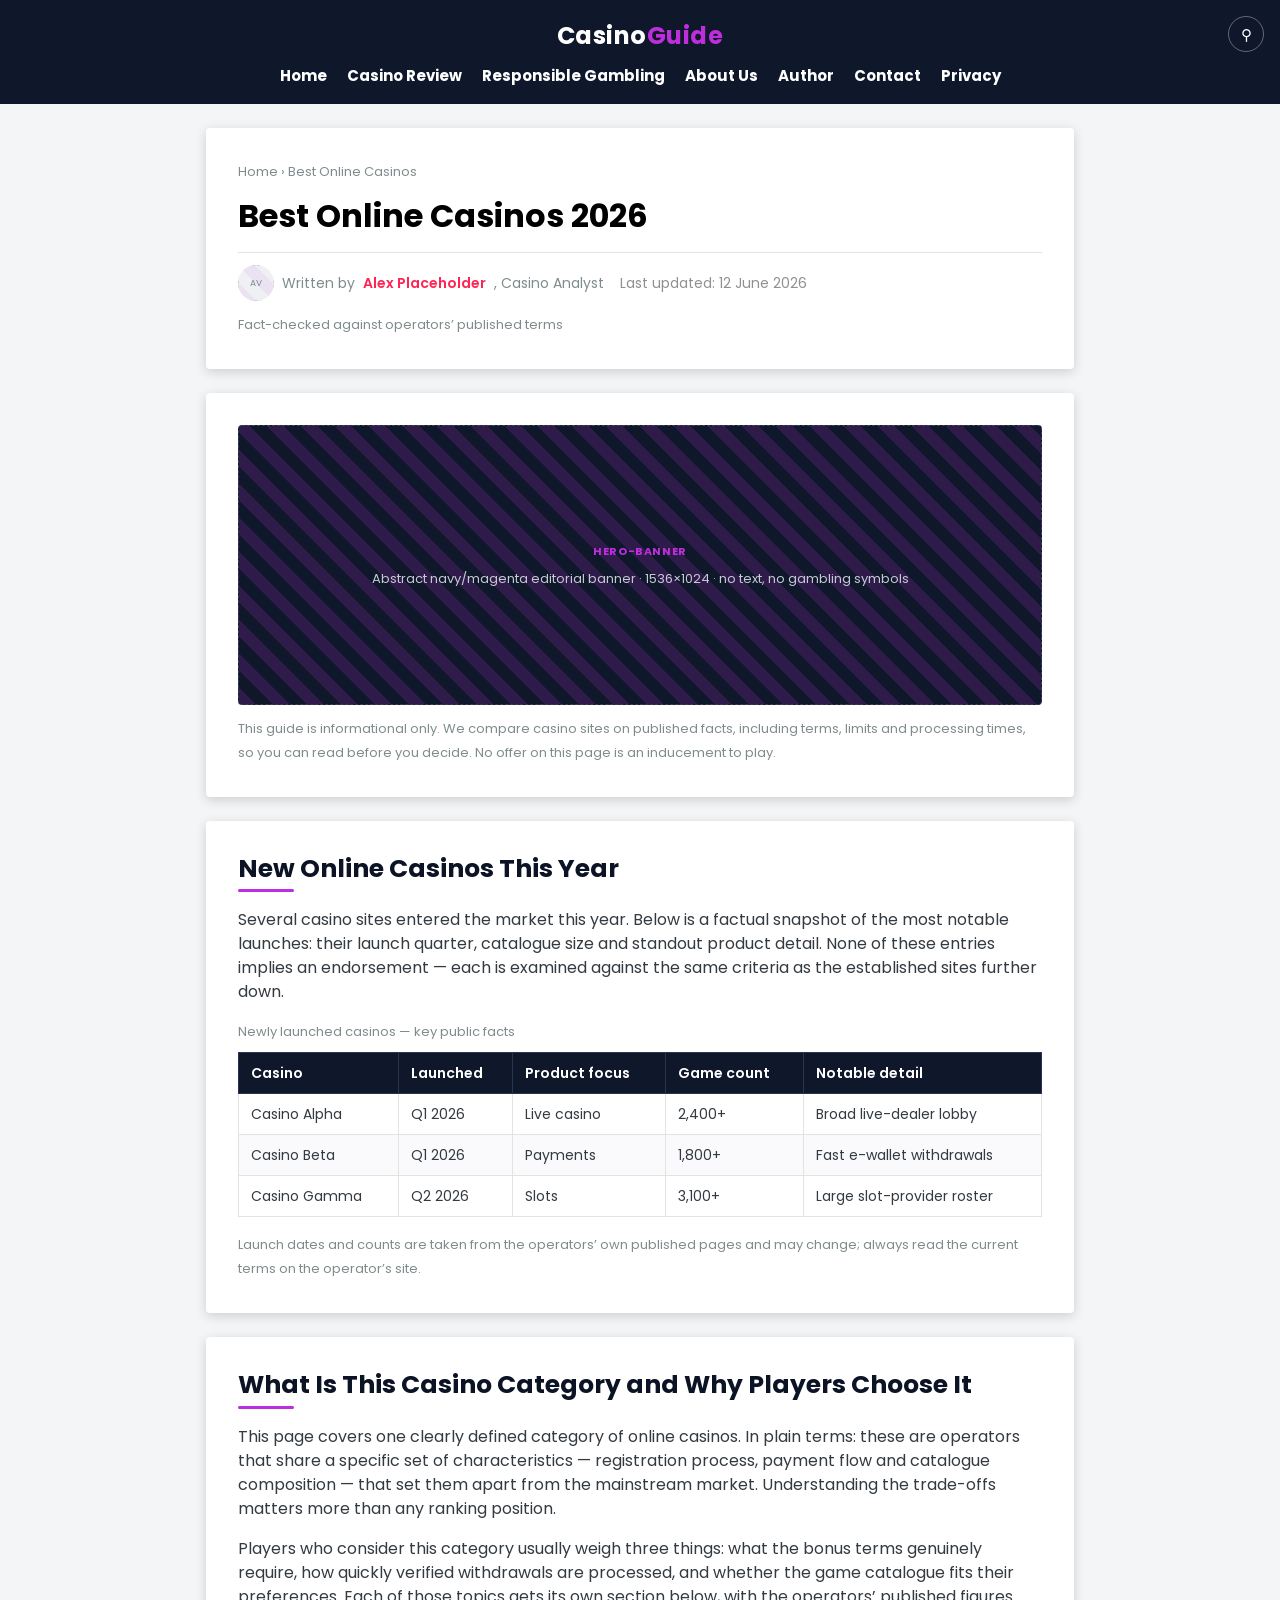
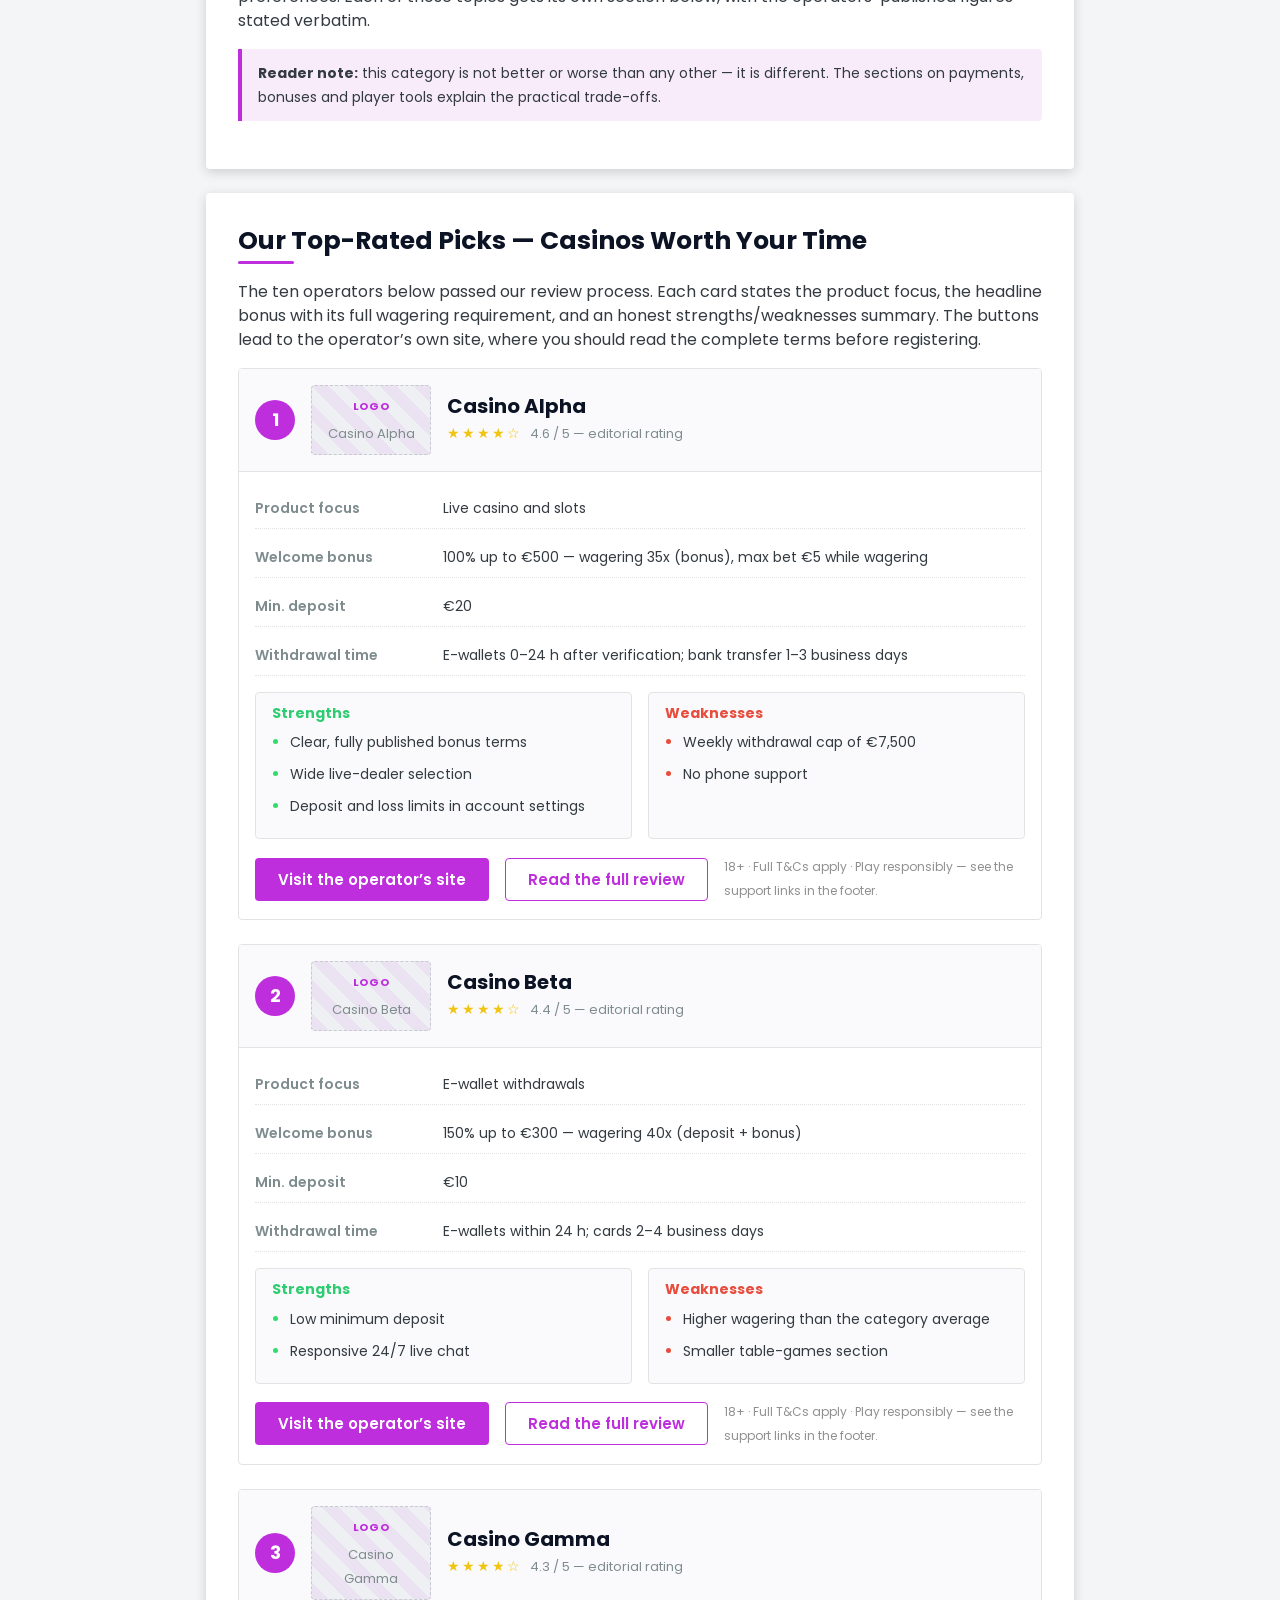
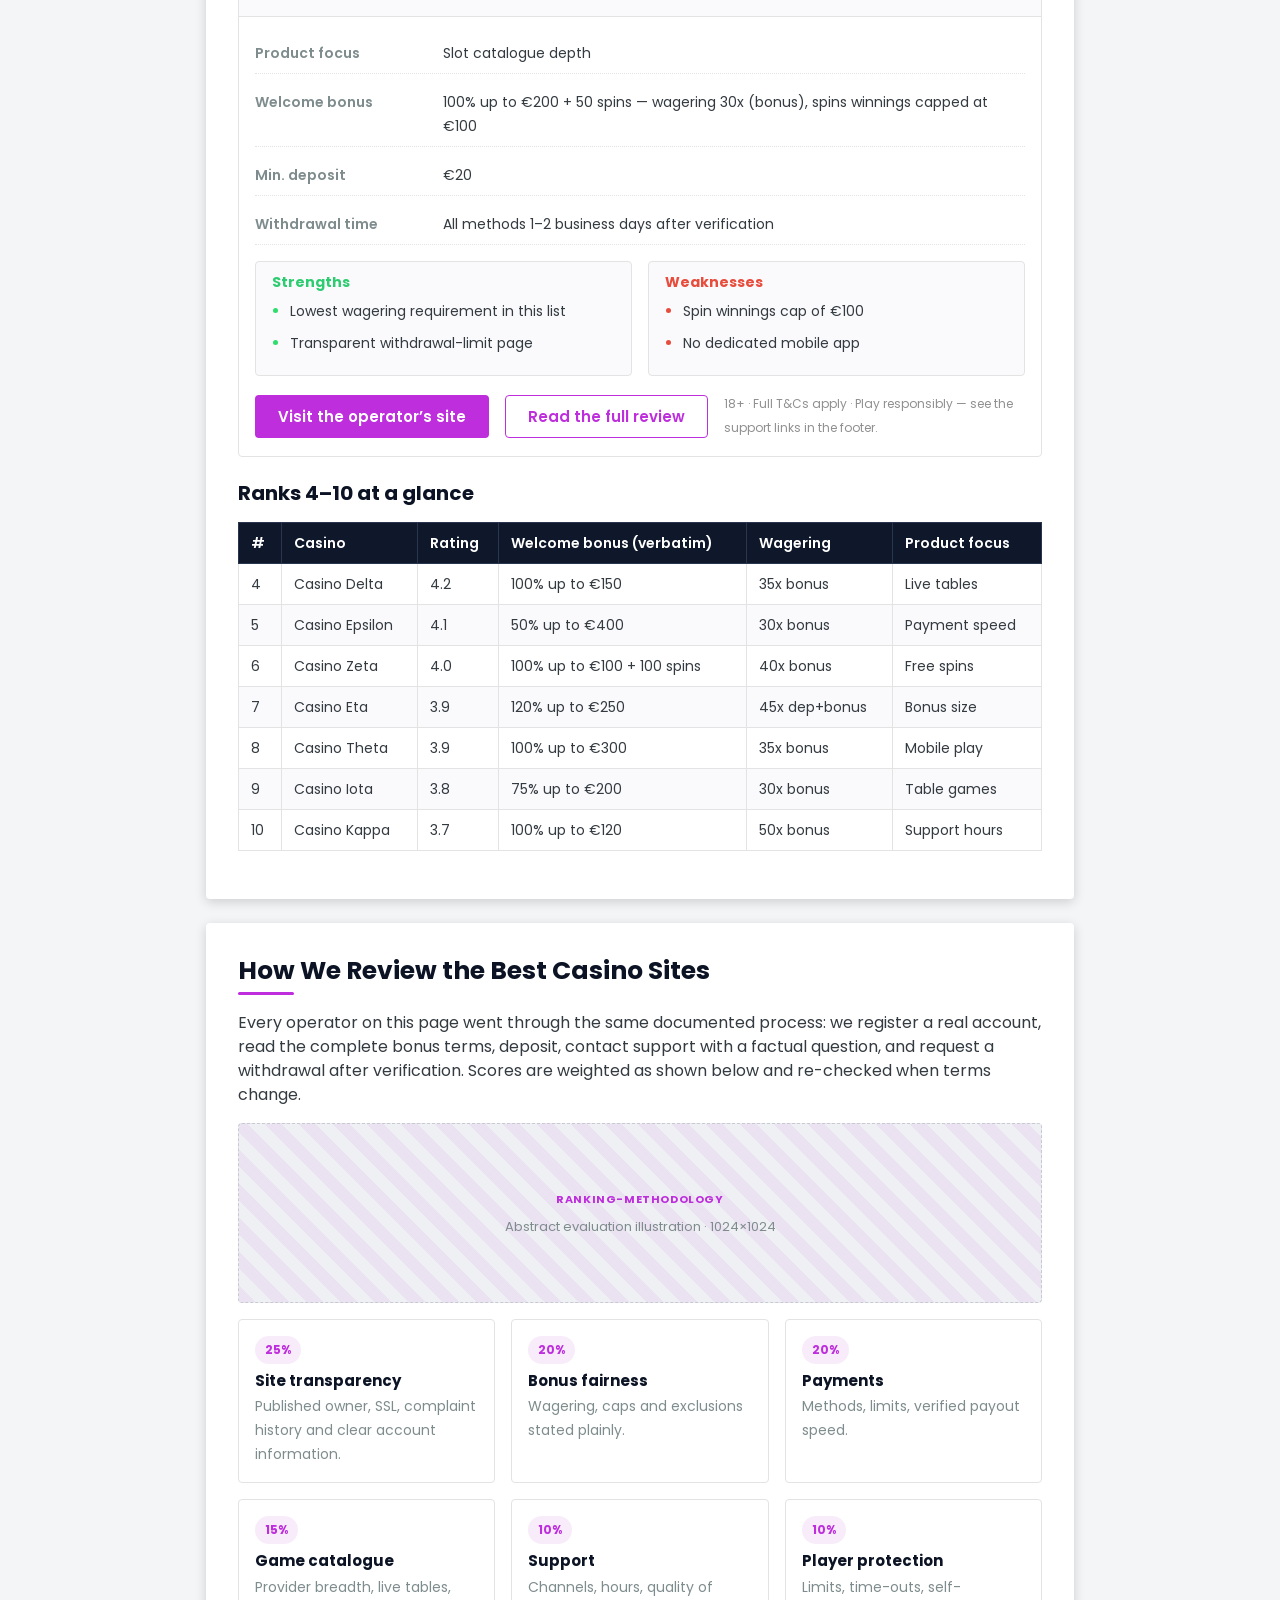
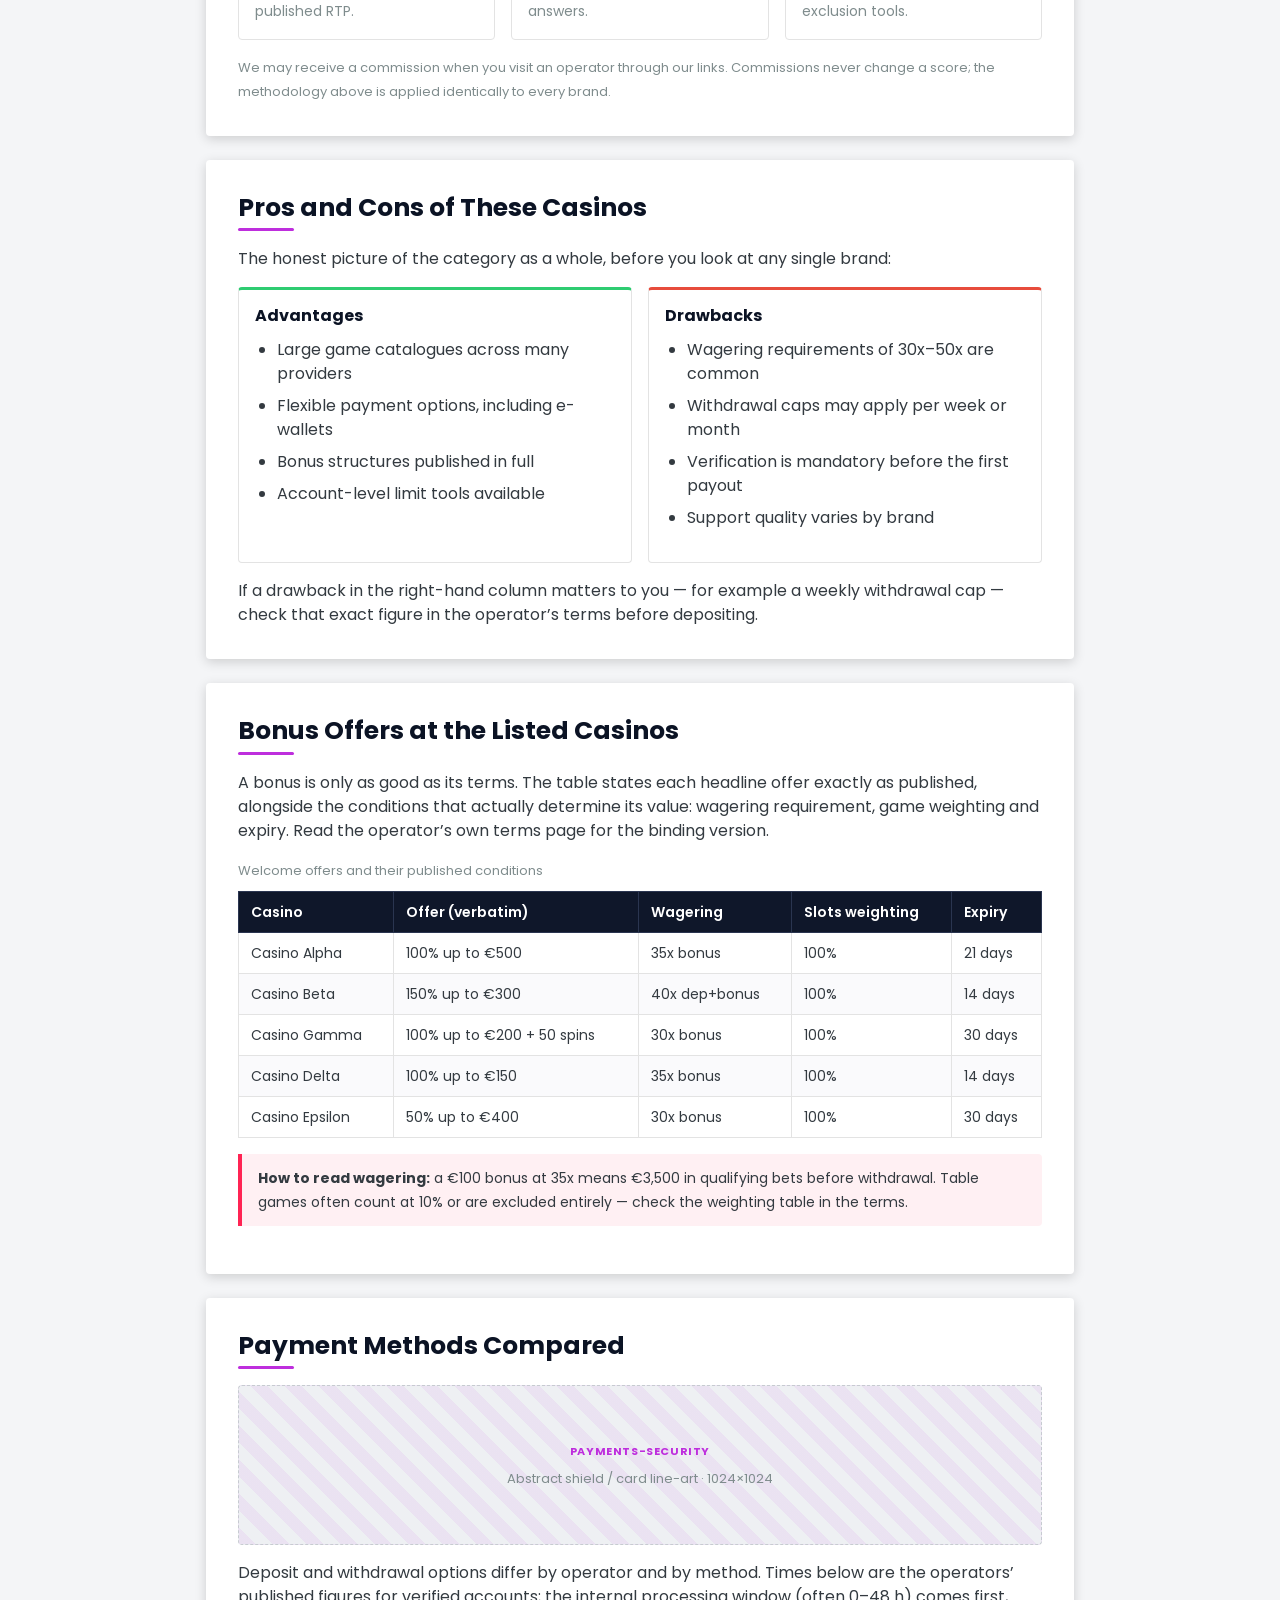
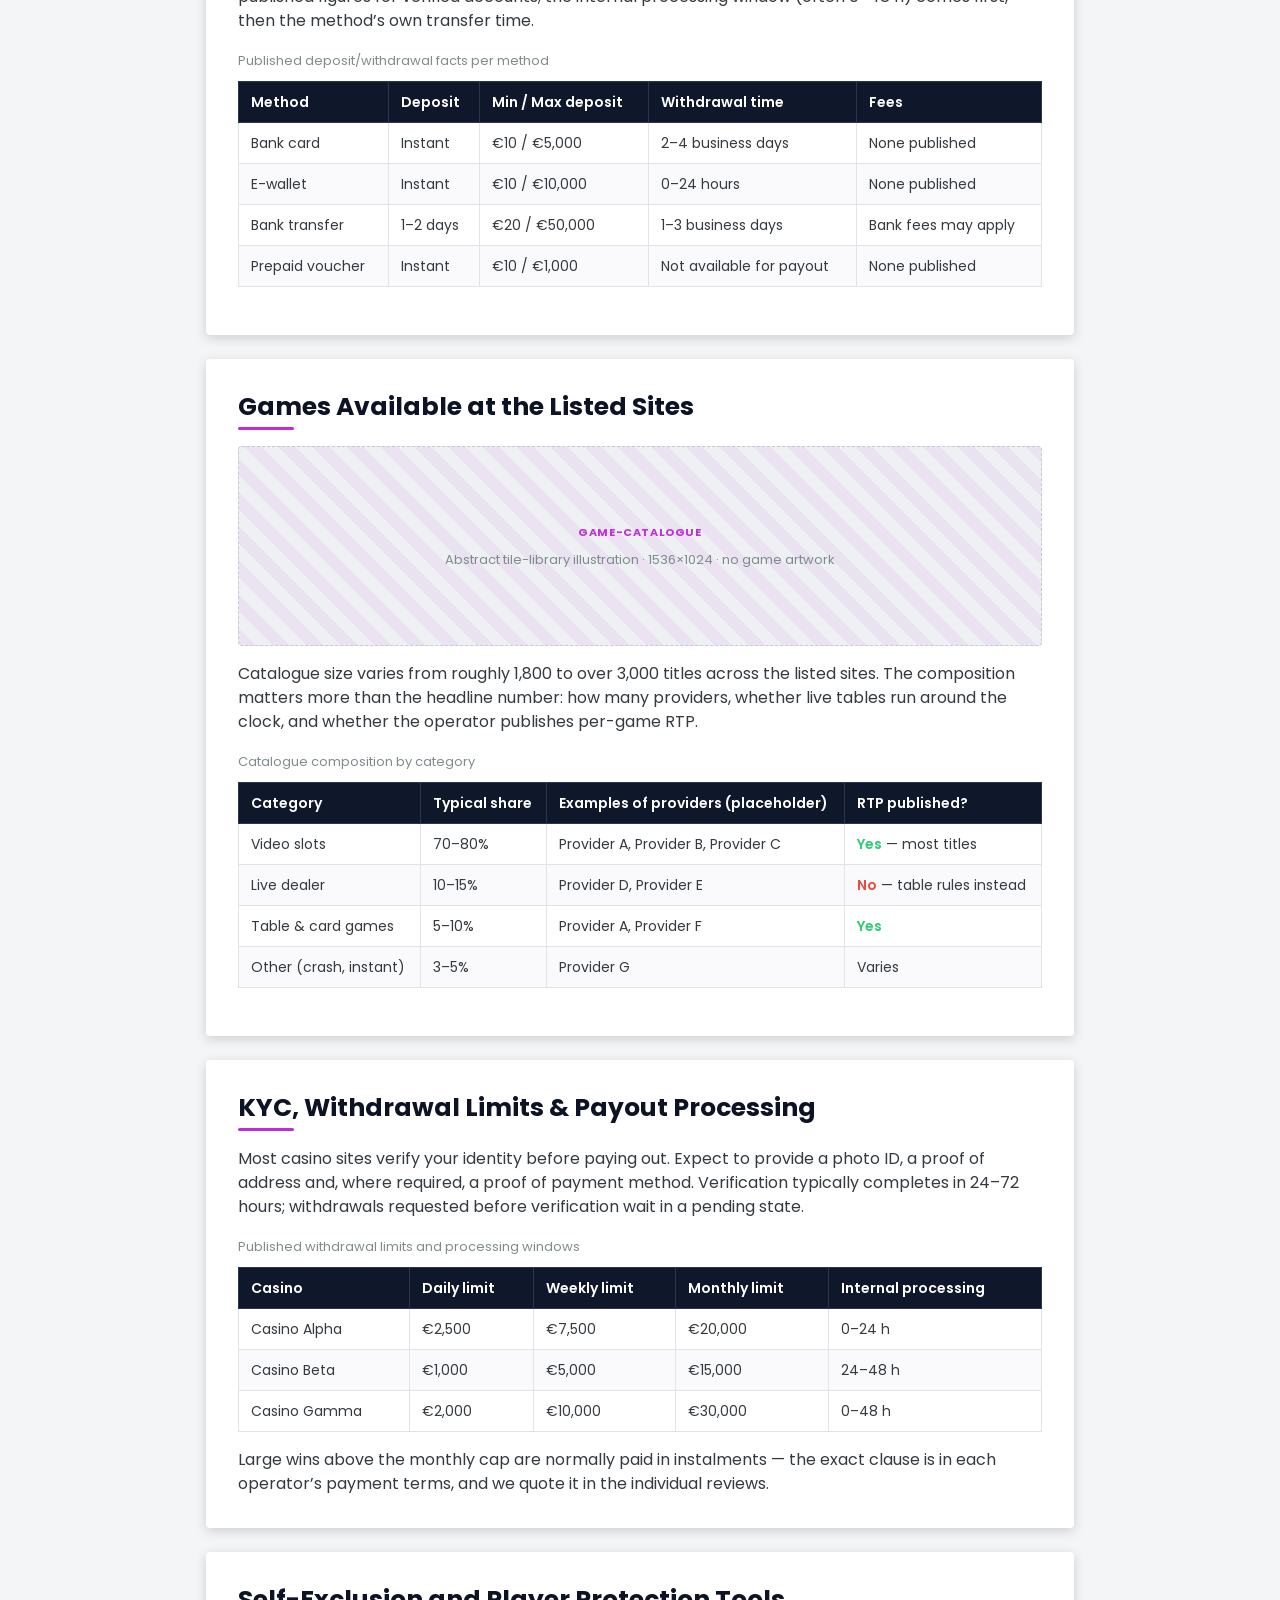
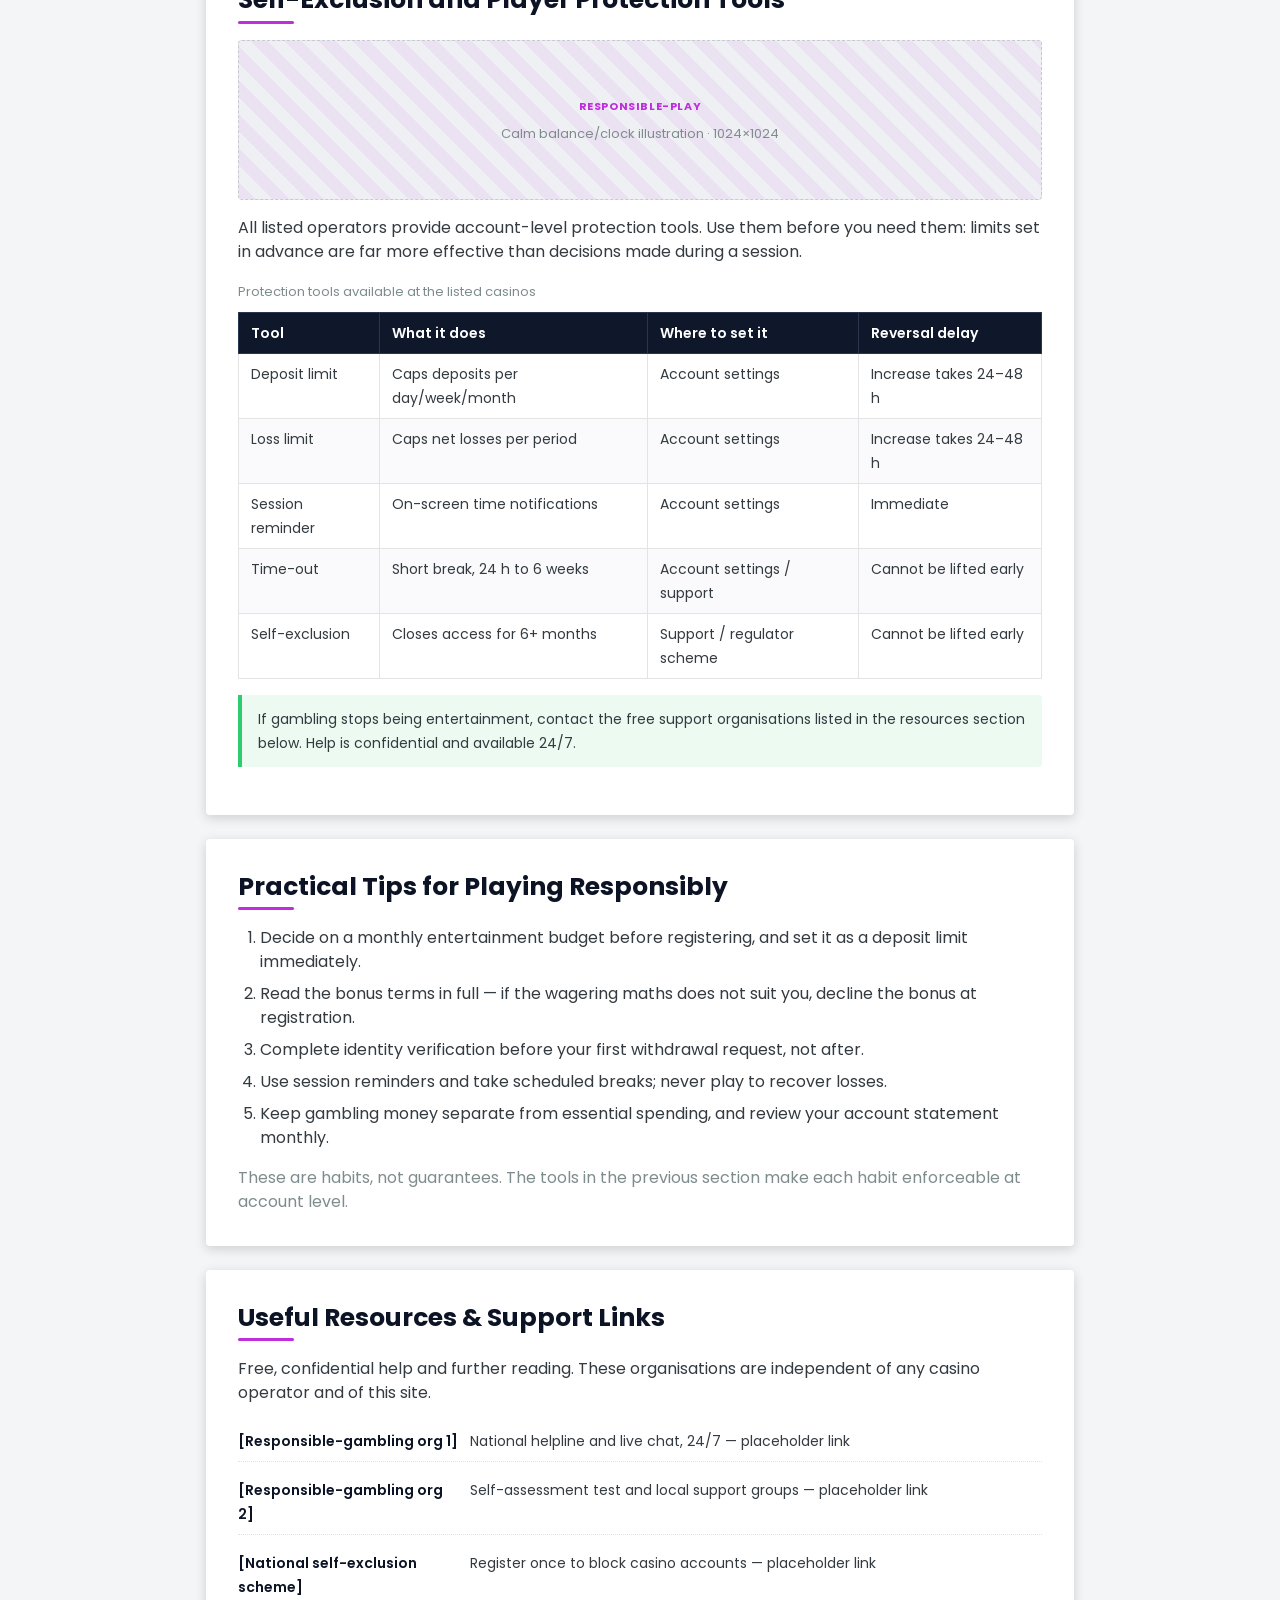
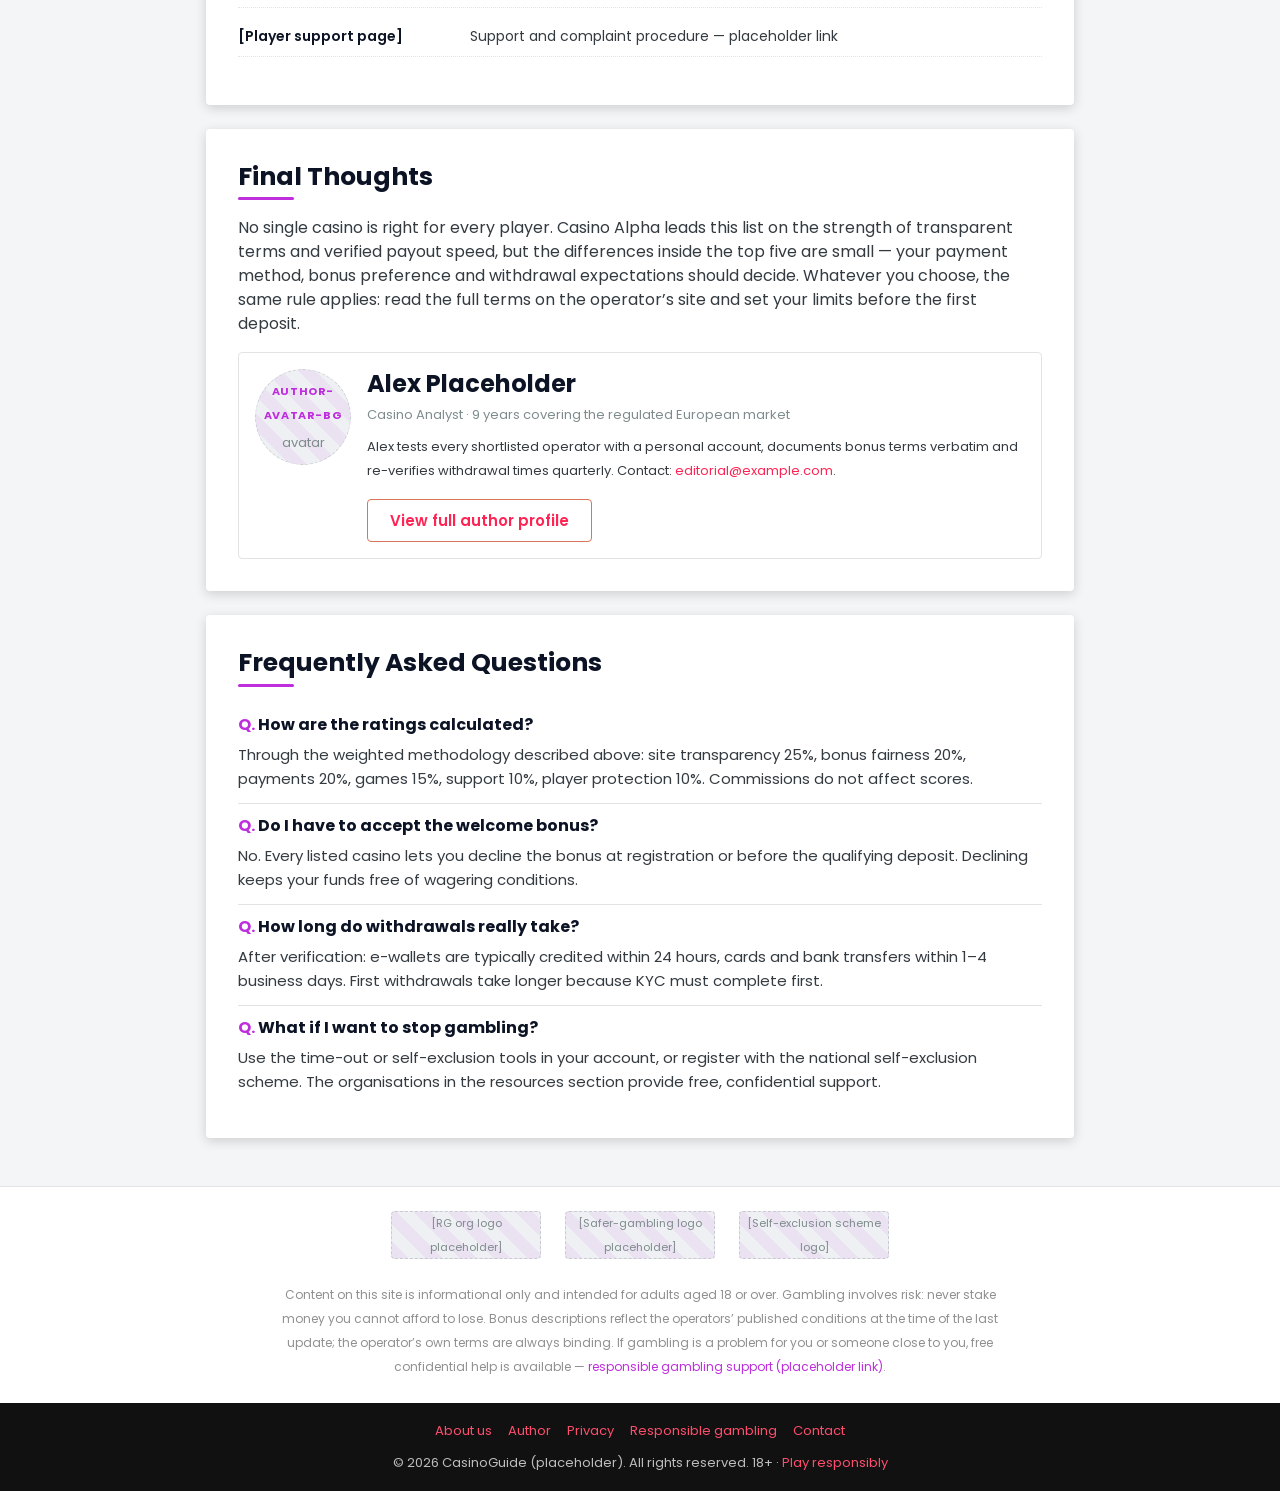
<file: index.html>
<!DOCTYPE html>
<html lang="en">

<head>
  <meta charset="utf-8">
  <meta name="viewport" content="width=device-width, initial-scale=1">
  <title>Best Online Casinos 2026</title>
  <link rel="stylesheet" href="./style.css">
</head>

<body>
  <section class="page active" data-screen-label="Home — Top-10 Listicle">

    <header class="site-header">
      <a class="logo" href="./index.html">Casino<span class="logo-accent">Guide</span></a>
      <nav class="main-nav" aria-label="Main menu">
        <a href="./index.html">Home</a>
        <a href="./casino-review.html">Casino Review</a>
        <a href="./responsible-gambling.html">Responsible Gambling</a>
        <a href="./about-us.html">About Us</a>
        <a href="./author.html">Author</a>
        <a href="./contact-us.html">Contact</a>
        <a href="./privacy-policy.html">Privacy</a>
      </nav>
      <button class="search-toggle" aria-label="Search">&#9906;</button>
    </header>

    <main class="wrap" style="padding-top:24px">

      <!-- Title box: breadcrumb + H1 + last-updated + author byline -->
      <div class="space-box title-box">
        <nav class="breadcrumbs" aria-label="Breadcrumb">
          <a href="./index.html">Home</a> &rsaquo; <span>Best Online Casinos</span>
        </nav>
        <h1>Best Online Casinos 2026</h1>
        <div class="meta-strip">
          <span class="byline">
            <span class="avatar-sm"><div class="ph" style="min-height:36px;height:36px;padding:2px;font-size:9px">AV</div></span>
            Written by <a href="./author.html">Alex Placeholder</a>, Casino Analyst
          </span>
          <span class="updated">Last updated: 12 June 2026</span>
          <span class="small muted">Fact-checked against operators&rsquo; published terms</span>
        </div>
      </div>

      <!-- Hero -->
      <div class="space-box hero">
        <div class="ph dark"><span class="ph-tag">hero-banner</span><span>Abstract navy/magenta editorial banner &middot; 1536&times;1024 &middot; no text, no gambling symbols</span></div>
        <p class="small muted mb-0" style="margin-top:12px">This guide is informational only. We compare casino sites on published facts, including terms, limits and processing times, so you can read before you decide. No offer on this page is an inducement to play.</p>
      </div>

      <div class="space-box">
        <h2>New Online Casinos This Year</h2>
        <p>Several casino sites entered the market this year. Below is a factual snapshot of the most notable launches: their launch quarter, catalogue size and standout product detail. None of these entries implies an endorsement — each is examined against the same criteria as the established sites further down.</p>
        <div class="table-scroll">
          <table>
            <caption>Newly launched casinos — key public facts</caption>
            <thead>
              <tr><th>Casino</th><th>Launched</th><th>Product focus</th><th>Game count</th><th>Notable detail</th></tr>
            </thead>
            <tbody>
              <tr><td>Casino Alpha</td><td>Q1 2026</td><td>Live casino</td><td>2,400+</td><td>Broad live-dealer lobby</td></tr>
              <tr><td>Casino Beta</td><td>Q1 2026</td><td>Payments</td><td>1,800+</td><td>Fast e-wallet withdrawals</td></tr>
              <tr><td>Casino Gamma</td><td>Q2 2026</td><td>Slots</td><td>3,100+</td><td>Large slot-provider roster</td></tr>
            </tbody>
          </table>
        </div>
        <p class="mb-0 small muted">Launch dates and counts are taken from the operators&rsquo; own published pages and may change; always read the current terms on the operator&rsquo;s site.</p>
      </div>

      <div class="space-box">
        <h2>What Is This Casino Category and Why Players Choose It</h2>
        <p>This page covers one clearly defined category of online casinos. In plain terms: these are operators that share a specific set of characteristics — registration process, payment flow and catalogue composition — that set them apart from the mainstream market. Understanding the trade-offs matters more than any ranking position.</p>
        <p>Players who consider this category usually weigh three things: what the bonus terms genuinely require, how quickly verified withdrawals are processed, and whether the game catalogue fits their preferences. Each of those topics gets its own section below, with the operators&rsquo; published figures stated verbatim.</p>
        <div class="note">
          <strong>Reader note:</strong> this category is not better or worse than any other — it is different. The sections on payments, bonuses and player tools explain the practical trade-offs.
        </div>
      </div>

      <div class="space-box">
        <h2>Our Top-Rated Picks — Casinos Worth Your Time</h2>
        <p>The ten operators below passed our review process. Each card states the product focus, the headline bonus with its full wagering requirement, and an honest strengths/weaknesses summary. The buttons lead to the operator&rsquo;s own site, where you should read the complete terms before registering.</p>

        <!-- Rank 1 -->
        <article class="casino-card">
          <div class="casino-card__head">
            <span class="rank-no">1</span>
            <div class="casino-card__brand"><div class="ph"><span class="ph-tag">logo</span><span>Casino Alpha</span></div></div>
            <div class="casino-card__title">
              <h3>Casino Alpha</h3>
              <div class="stars">&#9733;&#9733;&#9733;&#9733;&#9734;<span class="score">4.6 / 5 — editorial rating</span></div>
            </div>
          </div>
          <div class="casino-card__body">
            <ul class="kv-list">
              <li><span class="k">Product focus</span><span class="v">Live casino and slots</span></li>
              <li><span class="k">Welcome bonus</span><span class="v">100% up to €500 — wagering 35x (bonus), max bet €5 while wagering</span></li>
              <li><span class="k">Min. deposit</span><span class="v">€20</span></li>
              <li><span class="k">Withdrawal time</span><span class="v">E-wallets 0–24 h after verification; bank transfer 1–3 business days</span></li>
            </ul>
            <div class="sw-cols">
              <div class="sw-col pros">
                <h4>Strengths</h4>
                <ul>
                  <li>Clear, fully published bonus terms</li>
                  <li>Wide live-dealer selection</li>
                  <li>Deposit and loss limits in account settings</li>
                </ul>
              </div>
              <div class="sw-col cons">
                <h4>Weaknesses</h4>
                <ul>
                  <li>Weekly withdrawal cap of €7,500</li>
                  <li>No phone support</li>
                </ul>
              </div>
            </div>
            <div class="casino-card__cta">
              <a class="btn btn-primary" href="#">Visit the operator&rsquo;s site</a>
              <a class="btn btn-outline" href="./casino-review.html">Read the full review</a>
              <span class="terms-note">18+ &middot; Full T&amp;Cs apply &middot; Play responsibly — see the support links in the footer.</span>
            </div>
          </div>
        </article>

        <!-- Rank 2 -->
        <article class="casino-card">
          <div class="casino-card__head">
            <span class="rank-no">2</span>
            <div class="casino-card__brand"><div class="ph"><span class="ph-tag">logo</span><span>Casino Beta</span></div></div>
            <div class="casino-card__title">
              <h3>Casino Beta</h3>
              <div class="stars">&#9733;&#9733;&#9733;&#9733;&#9734;<span class="score">4.4 / 5 — editorial rating</span></div>
            </div>
          </div>
          <div class="casino-card__body">
            <ul class="kv-list">
              <li><span class="k">Product focus</span><span class="v">E-wallet withdrawals</span></li>
              <li><span class="k">Welcome bonus</span><span class="v">150% up to €300 — wagering 40x (deposit + bonus)</span></li>
              <li><span class="k">Min. deposit</span><span class="v">€10</span></li>
              <li><span class="k">Withdrawal time</span><span class="v">E-wallets within 24 h; cards 2–4 business days</span></li>
            </ul>
            <div class="sw-cols">
              <div class="sw-col pros">
                <h4>Strengths</h4>
                <ul>
                  <li>Low minimum deposit</li>
                  <li>Responsive 24/7 live chat</li>
                </ul>
              </div>
              <div class="sw-col cons">
                <h4>Weaknesses</h4>
                <ul>
                  <li>Higher wagering than the category average</li>
                  <li>Smaller table-games section</li>
                </ul>
              </div>
            </div>
            <div class="casino-card__cta">
              <a class="btn btn-primary" href="#">Visit the operator&rsquo;s site</a>
              <a class="btn btn-outline" href="./casino-review.html">Read the full review</a>
              <span class="terms-note">18+ &middot; Full T&amp;Cs apply &middot; Play responsibly — see the support links in the footer.</span>
            </div>
          </div>
        </article>

        <!-- Rank 3 -->
        <article class="casino-card">
          <div class="casino-card__head">
            <span class="rank-no">3</span>
            <div class="casino-card__brand"><div class="ph"><span class="ph-tag">logo</span><span>Casino Gamma</span></div></div>
            <div class="casino-card__title">
              <h3>Casino Gamma</h3>
              <div class="stars">&#9733;&#9733;&#9733;&#9733;&#9734;<span class="score">4.3 / 5 — editorial rating</span></div>
            </div>
          </div>
          <div class="casino-card__body">
            <ul class="kv-list">
              <li><span class="k">Product focus</span><span class="v">Slot catalogue depth</span></li>
              <li><span class="k">Welcome bonus</span><span class="v">100% up to €200 + 50 spins — wagering 30x (bonus), spins winnings capped at €100</span></li>
              <li><span class="k">Min. deposit</span><span class="v">€20</span></li>
              <li><span class="k">Withdrawal time</span><span class="v">All methods 1–2 business days after verification</span></li>
            </ul>
            <div class="sw-cols">
              <div class="sw-col pros">
                <h4>Strengths</h4>
                <ul>
                  <li>Lowest wagering requirement in this list</li>
                  <li>Transparent withdrawal-limit page</li>
                </ul>
              </div>
              <div class="sw-col cons">
                <h4>Weaknesses</h4>
                <ul>
                  <li>Spin winnings cap of €100</li>
                  <li>No dedicated mobile app</li>
                </ul>
              </div>
            </div>
            <div class="casino-card__cta">
              <a class="btn btn-primary" href="#">Visit the operator&rsquo;s site</a>
              <a class="btn btn-outline" href="./casino-review.html">Read the full review</a>
              <span class="terms-note">18+ &middot; Full T&amp;Cs apply &middot; Play responsibly — see the support links in the footer.</span>
            </div>
          </div>
        </article>

        <!-- Ranks 4–10 condensed -->
        <h3>Ranks 4–10 at a glance</h3>
        <div class="table-scroll">
          <table>
            <thead>
              <tr><th>#</th><th>Casino</th><th>Rating</th><th>Welcome bonus (verbatim)</th><th>Wagering</th><th>Product focus</th></tr>
            </thead>
            <tbody>
              <tr><td>4</td><td>Casino Delta</td><td>4.2</td><td>100% up to €150</td><td>35x bonus</td><td>Live tables</td></tr>
              <tr><td>5</td><td>Casino Epsilon</td><td>4.1</td><td>50% up to €400</td><td>30x bonus</td><td>Payment speed</td></tr>
              <tr><td>6</td><td>Casino Zeta</td><td>4.0</td><td>100% up to €100 + 100 spins</td><td>40x bonus</td><td>Free spins</td></tr>
              <tr><td>7</td><td>Casino Eta</td><td>3.9</td><td>120% up to €250</td><td>45x dep+bonus</td><td>Bonus size</td></tr>
              <tr><td>8</td><td>Casino Theta</td><td>3.9</td><td>100% up to €300</td><td>35x bonus</td><td>Mobile play</td></tr>
              <tr><td>9</td><td>Casino Iota</td><td>3.8</td><td>75% up to €200</td><td>30x bonus</td><td>Table games</td></tr>
              <tr><td>10</td><td>Casino Kappa</td><td>3.7</td><td>100% up to €120</td><td>50x bonus</td><td>Support hours</td></tr>
            </tbody>
          </table>
        </div>
      </div>

      <div class="space-box">
        <h2>How We Review the Best Casino Sites</h2>
        <p>Every operator on this page went through the same documented process: we register a real account, read the complete bonus terms, deposit, contact support with a factual question, and request a withdrawal after verification. Scores are weighted as shown below and re-checked when terms change.</p>
        <div class="ph" style="height:180px"><span class="ph-tag">ranking-methodology</span><span>Abstract evaluation illustration &middot; 1024&times;1024</span></div>
        <div class="criteria-grid" style="margin-top:16px">
          <div class="criterion"><span class="weight">25%</span><h3>Site transparency</h3><p>Published owner, SSL, complaint history and clear account information.</p></div>
          <div class="criterion"><span class="weight">20%</span><h3>Bonus fairness</h3><p>Wagering, caps and exclusions stated plainly.</p></div>
          <div class="criterion"><span class="weight">20%</span><h3>Payments</h3><p>Methods, limits, verified payout speed.</p></div>
          <div class="criterion"><span class="weight">15%</span><h3>Game catalogue</h3><p>Provider breadth, live tables, published RTP.</p></div>
          <div class="criterion"><span class="weight">10%</span><h3>Support</h3><p>Channels, hours, quality of answers.</p></div>
          <div class="criterion"><span class="weight">10%</span><h3>Player protection</h3><p>Limits, time-outs, self-exclusion tools.</p></div>
        </div>
        <p class="mb-0 small muted">We may receive a commission when you visit an operator through our links. Commissions never change a score; the methodology above is applied identically to every brand.</p>
      </div>

      <div class="space-box">
        <h2>Pros and Cons of These Casinos</h2>
        <p>The honest picture of the category as a whole, before you look at any single brand:</p>
        <div class="proscons">
          <div class="col pros">
            <h3>Advantages</h3>
            <ul>
              <li>Large game catalogues across many providers</li>
              <li>Flexible payment options, including e-wallets</li>
              <li>Bonus structures published in full</li>
              <li>Account-level limit tools available</li>
            </ul>
          </div>
          <div class="col cons">
            <h3>Drawbacks</h3>
            <ul>
              <li>Wagering requirements of 30x–50x are common</li>
              <li>Withdrawal caps may apply per week or month</li>
              <li>Verification is mandatory before the first payout</li>
              <li>Support quality varies by brand</li>
            </ul>
          </div>
        </div>
        <p class="mb-0">If a drawback in the right-hand column matters to you — for example a weekly withdrawal cap — check that exact figure in the operator&rsquo;s terms before depositing.</p>
      </div>

      <div class="space-box">
        <h2>Bonus Offers at the Listed Casinos</h2>
        <p>A bonus is only as good as its terms. The table states each headline offer exactly as published, alongside the conditions that actually determine its value: wagering requirement, game weighting and expiry. Read the operator&rsquo;s own terms page for the binding version.</p>
        <div class="table-scroll">
          <table>
            <caption>Welcome offers and their published conditions</caption>
            <thead>
              <tr><th>Casino</th><th>Offer (verbatim)</th><th>Wagering</th><th>Slots weighting</th><th>Expiry</th></tr>
            </thead>
            <tbody>
              <tr><td>Casino Alpha</td><td>100% up to €500</td><td>35x bonus</td><td>100%</td><td>21 days</td></tr>
              <tr><td>Casino Beta</td><td>150% up to €300</td><td>40x dep+bonus</td><td>100%</td><td>14 days</td></tr>
              <tr><td>Casino Gamma</td><td>100% up to €200 + 50 spins</td><td>30x bonus</td><td>100%</td><td>30 days</td></tr>
              <tr><td>Casino Delta</td><td>100% up to €150</td><td>35x bonus</td><td>100%</td><td>14 days</td></tr>
              <tr><td>Casino Epsilon</td><td>50% up to €400</td><td>30x bonus</td><td>100%</td><td>30 days</td></tr>
            </tbody>
          </table>
        </div>
        <div class="note warn">
          <strong>How to read wagering:</strong> a €100 bonus at 35x means €3,500 in qualifying bets before withdrawal. Table games often count at 10% or are excluded entirely — check the weighting table in the terms.
        </div>
      </div>

      <div class="space-box">
        <h2>Payment Methods Compared</h2>
        <div class="ph" style="height:160px"><span class="ph-tag">payments-security</span><span>Abstract shield / card line-art &middot; 1024&times;1024</span></div>
        <p style="margin-top:16px">Deposit and withdrawal options differ by operator and by method. Times below are the operators&rsquo; published figures for verified accounts; the internal processing window (often 0–48 h) comes first, then the method&rsquo;s own transfer time.</p>
        <div class="table-scroll">
          <table>
            <caption>Published deposit/withdrawal facts per method</caption>
            <thead>
              <tr><th>Method</th><th>Deposit</th><th>Min / Max deposit</th><th>Withdrawal time</th><th>Fees</th></tr>
            </thead>
            <tbody>
              <tr><td>Bank card</td><td>Instant</td><td>€10 / €5,000</td><td>2–4 business days</td><td>None published</td></tr>
              <tr><td>E-wallet</td><td>Instant</td><td>€10 / €10,000</td><td>0–24 hours</td><td>None published</td></tr>
              <tr><td>Bank transfer</td><td>1–2 days</td><td>€20 / €50,000</td><td>1–3 business days</td><td>Bank fees may apply</td></tr>
              <tr><td>Prepaid voucher</td><td>Instant</td><td>€10 / €1,000</td><td>Not available for payout</td><td>None published</td></tr>
            </tbody>
          </table>
        </div>
      </div>

      <div class="space-box">
        <h2>Games Available at the Listed Sites</h2>
        <div class="ph" style="height:200px"><span class="ph-tag">game-catalogue</span><span>Abstract tile-library illustration &middot; 1536&times;1024 &middot; no game artwork</span></div>
        <p style="margin-top:16px">Catalogue size varies from roughly 1,800 to over 3,000 titles across the listed sites. The composition matters more than the headline number: how many providers, whether live tables run around the clock, and whether the operator publishes per-game RTP.</p>
        <div class="table-scroll">
          <table>
            <caption>Catalogue composition by category</caption>
            <thead>
              <tr><th>Category</th><th>Typical share</th><th>Examples of providers (placeholder)</th><th>RTP published?</th></tr>
            </thead>
            <tbody>
              <tr><td>Video slots</td><td>70–80%</td><td>Provider A, Provider B, Provider C</td><td><span class="ok">Yes</span> — most titles</td></tr>
              <tr><td>Live dealer</td><td>10–15%</td><td>Provider D, Provider E</td><td><span class="no">No</span> — table rules instead</td></tr>
              <tr><td>Table &amp; card games</td><td>5–10%</td><td>Provider A, Provider F</td><td><span class="ok">Yes</span></td></tr>
              <tr><td>Other (crash, instant)</td><td>3–5%</td><td>Provider G</td><td>Varies</td></tr>
            </tbody>
          </table>
        </div>
      </div>

      <div class="space-box">
        <h2>KYC, Withdrawal Limits &amp; Payout Processing</h2>
        <p>Most casino sites verify your identity before paying out. Expect to provide a photo ID, a proof of address and, where required, a proof of payment method. Verification typically completes in 24–72 hours; withdrawals requested before verification wait in a pending state.</p>
        <div class="table-scroll">
          <table>
            <caption>Published withdrawal limits and processing windows</caption>
            <thead>
              <tr><th>Casino</th><th>Daily limit</th><th>Weekly limit</th><th>Monthly limit</th><th>Internal processing</th></tr>
            </thead>
            <tbody>
              <tr><td>Casino Alpha</td><td>€2,500</td><td>€7,500</td><td>€20,000</td><td>0–24 h</td></tr>
              <tr><td>Casino Beta</td><td>€1,000</td><td>€5,000</td><td>€15,000</td><td>24–48 h</td></tr>
              <tr><td>Casino Gamma</td><td>€2,000</td><td>€10,000</td><td>€30,000</td><td>0–48 h</td></tr>
            </tbody>
          </table>
        </div>
        <p class="mb-0">Large wins above the monthly cap are normally paid in instalments — the exact clause is in each operator&rsquo;s payment terms, and we quote it in the individual reviews.</p>
      </div>

      <div class="space-box">
        <h2>Self-Exclusion and Player Protection Tools</h2>
        <div class="ph" style="height:160px"><span class="ph-tag">responsible-play</span><span>Calm balance/clock illustration &middot; 1024&times;1024</span></div>
        <p style="margin-top:16px">All listed operators provide account-level protection tools. Use them before you need them: limits set in advance are far more effective than decisions made during a session.</p>
        <div class="table-scroll">
          <table>
            <caption>Protection tools available at the listed casinos</caption>
            <thead>
              <tr><th>Tool</th><th>What it does</th><th>Where to set it</th><th>Reversal delay</th></tr>
            </thead>
            <tbody>
              <tr><td>Deposit limit</td><td>Caps deposits per day/week/month</td><td>Account settings</td><td>Increase takes 24–48 h</td></tr>
              <tr><td>Loss limit</td><td>Caps net losses per period</td><td>Account settings</td><td>Increase takes 24–48 h</td></tr>
              <tr><td>Session reminder</td><td>On-screen time notifications</td><td>Account settings</td><td>Immediate</td></tr>
              <tr><td>Time-out</td><td>Short break, 24 h to 6 weeks</td><td>Account settings / support</td><td>Cannot be lifted early</td></tr>
              <tr><td>Self-exclusion</td><td>Closes access for 6+ months</td><td>Support / regulator scheme</td><td>Cannot be lifted early</td></tr>
            </tbody>
          </table>
        </div>
        <div class="note safe">
          If gambling stops being entertainment, contact the free support organisations listed in the resources section below. Help is confidential and available 24/7.
        </div>
      </div>

      <div class="space-box">
        <h2>Practical Tips for Playing Responsibly</h2>
        <ol>
          <li>Decide on a monthly entertainment budget before registering, and set it as a deposit limit immediately.</li>
          <li>Read the bonus terms in full — if the wagering maths does not suit you, decline the bonus at registration.</li>
          <li>Complete identity verification before your first withdrawal request, not after.</li>
          <li>Use session reminders and take scheduled breaks; never play to recover losses.</li>
          <li>Keep gambling money separate from essential spending, and review your account statement monthly.</li>
        </ol>
        <p class="mb-0 muted">These are habits, not guarantees. The tools in the previous section make each habit enforceable at account level.</p>
      </div>

      <div class="space-box">
        <h2>Useful Resources &amp; Support Links</h2>
        <p>Free, confidential help and further reading. These organisations are independent of any casino operator and of this site.</p>
        <ul class="resource-list">
          <li><span class="org">[Responsible-gambling org 1]</span><span>National helpline and live chat, 24/7 — placeholder link</span></li>
          <li><span class="org">[Responsible-gambling org 2]</span><span>Self-assessment test and local support groups — placeholder link</span></li>
          <li><span class="org">[National self-exclusion scheme]</span><span>Register once to block casino accounts — placeholder link</span></li>
          <li><span class="org">[Player support page]</span><span>Support and complaint procedure — placeholder link</span></li>
        </ul>
      </div>

      <div class="space-box">
        <h2>Final Thoughts</h2>
        <p>No single casino is right for every player. Casino Alpha leads this list on the strength of transparent terms and verified payout speed, but the differences inside the top five are small — your payment method, bonus preference and withdrawal expectations should decide. Whatever you choose, the same rule applies: read the full terms on the operator&rsquo;s site and set your limits before the first deposit.</p>
        <!-- E-E-A-T author card -->
        <div class="author-card">
          <div class="avatar"><div class="ph"><span class="ph-tag">author-avatar-bg</span><span>avatar</span></div></div>
          <div>
            <h3>Alex Placeholder</h3>
            <p class="role">Casino Analyst &middot; 9 years covering the regulated European market</p>
            <p class="small">Alex tests every shortlisted operator with a personal account, documents bonus terms verbatim and re-verifies withdrawal times quarterly. Contact: <a href="#">editorial@example.com</a>.</p>
            <a class="btn btn-author" href="./author.html">View full author profile</a>
          </div>
        </div>
      </div>

      <div class="space-box">
        <h2>Frequently Asked Questions</h2>
        <div class="faq-item">
          <h3>How are the ratings calculated?</h3>
          <p>Through the weighted methodology described above: site transparency 25%, bonus fairness 20%, payments 20%, games 15%, support 10%, player protection 10%. Commissions do not affect scores.</p>
        </div>
        <div class="faq-item">
          <h3>Do I have to accept the welcome bonus?</h3>
          <p>No. Every listed casino lets you decline the bonus at registration or before the qualifying deposit. Declining keeps your funds free of wagering conditions.</p>
        </div>
        <div class="faq-item">
          <h3>How long do withdrawals really take?</h3>
          <p>After verification: e-wallets are typically credited within 24 hours, cards and bank transfers within 1–4 business days. First withdrawals take longer because KYC must complete first.</p>
        </div>
        <div class="faq-item">
          <h3>What if I want to stop gambling?</h3>
          <p>Use the time-out or self-exclusion tools in your account, or register with the national self-exclusion scheme. The organisations in the resources section provide free, confidential support.</p>
        </div>
      </div>

    </main>

    <footer class="site-footer">
      <div class="rg-strip">
        <div class="wrap">
          <div class="rg-logo"><div class="ph"><span>[RG org logo placeholder]</span></div></div>
          <div class="rg-logo"><div class="ph"><span>[Safer-gambling logo placeholder]</span></div></div>
          <div class="rg-logo"><div class="ph"><span>[Self-exclusion scheme logo]</span></div></div>
        </div>
      </div>
      <div class="rg-disclaimer">
        <div class="wrap">
          <p class="mb-0">Content on this site is informational only and intended for adults aged 18 or over. Gambling involves risk: never stake money you cannot afford to lose. Bonus descriptions reflect the operators&rsquo; published conditions at the time of the last update; the operator&rsquo;s own terms are always binding. If gambling is a problem for you or someone close to you, free confidential help is available — <a href="./responsible-gambling.html">responsible gambling support (placeholder link)</a>.</p>
        </div>
      </div>
      <div class="copyright-bar">
        <div class="footer-links">
          <a href="./about-us.html">About us</a>
          <a href="./author.html">Author</a>
          <a href="./privacy-policy.html">Privacy</a>
          <a href="./responsible-gambling.html">Responsible gambling</a>
          <a href="./contact-us.html">Contact</a>
        </div>
        &copy; 2026 CasinoGuide (placeholder). All rights reserved. 18+ &middot; <a href="./responsible-gambling.html">Play responsibly</a>
      </div>
    </footer>

  </section>
</body>

</html>
</file>
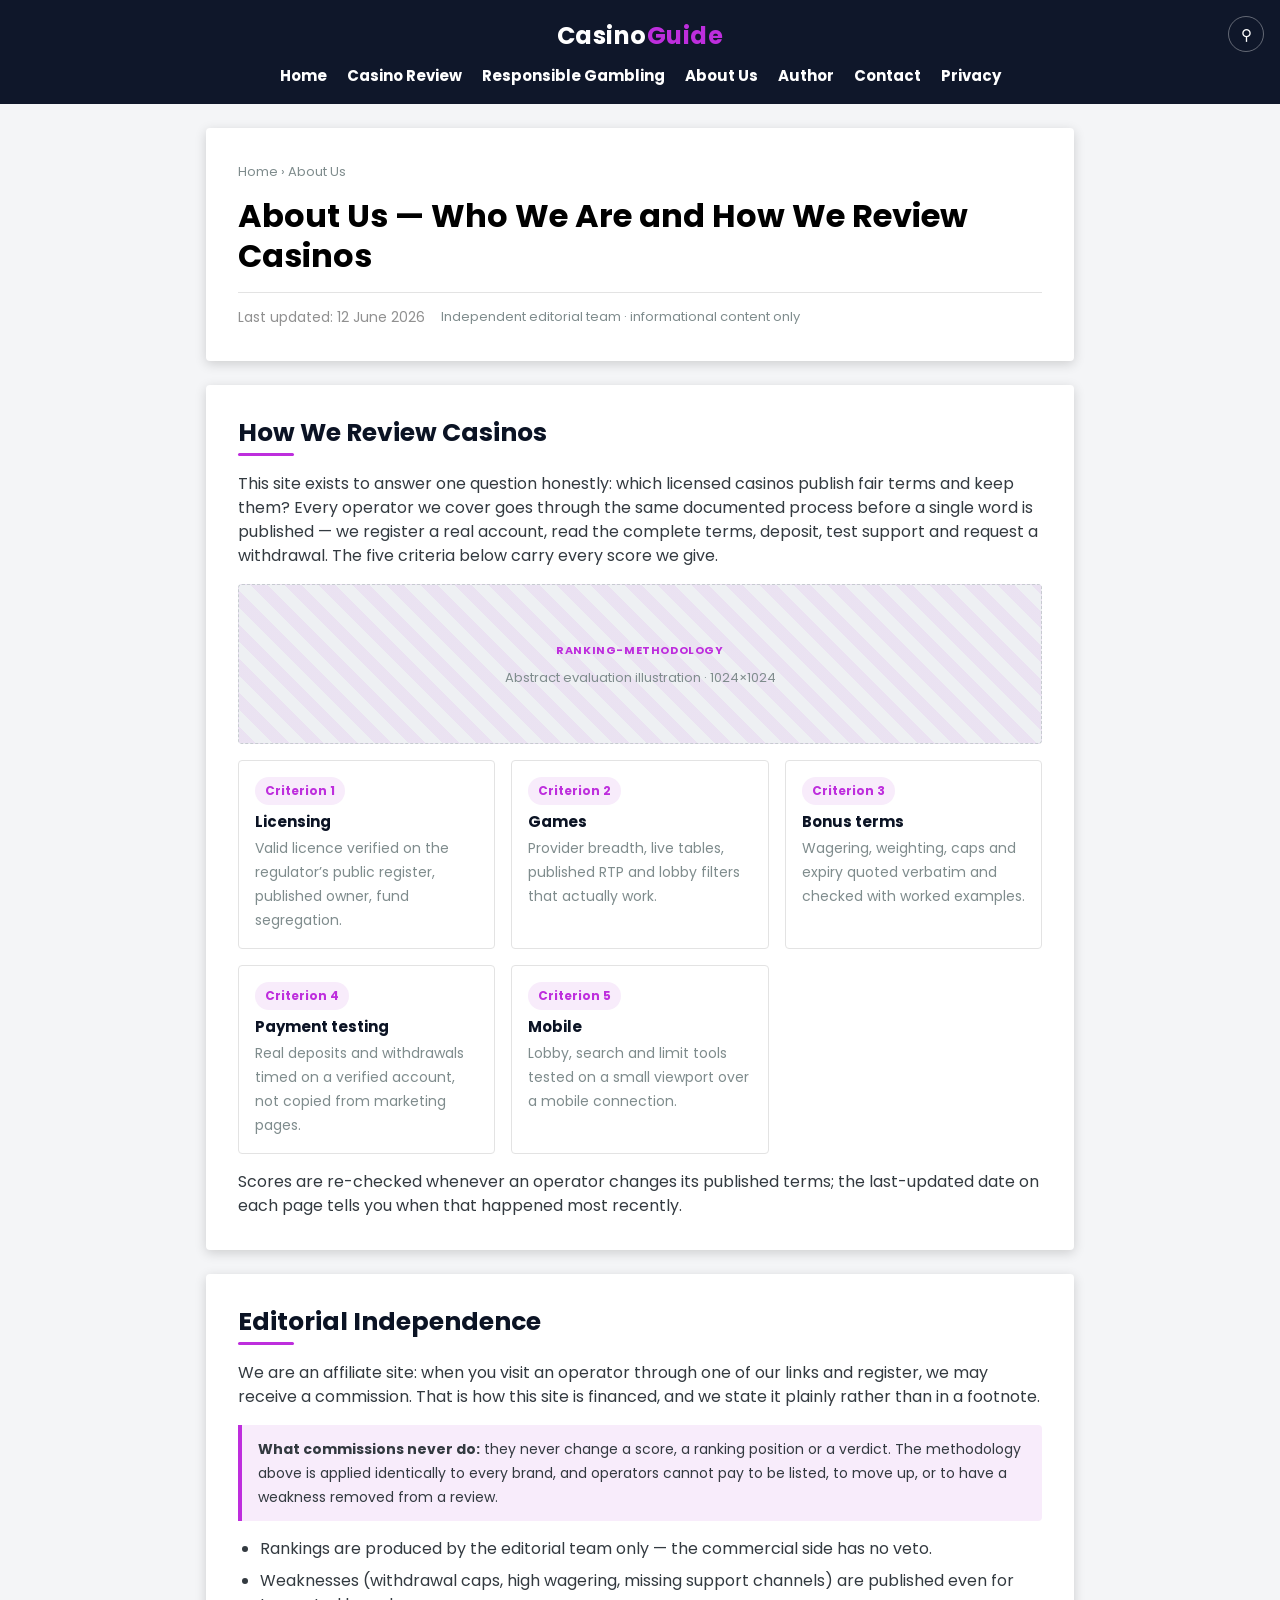
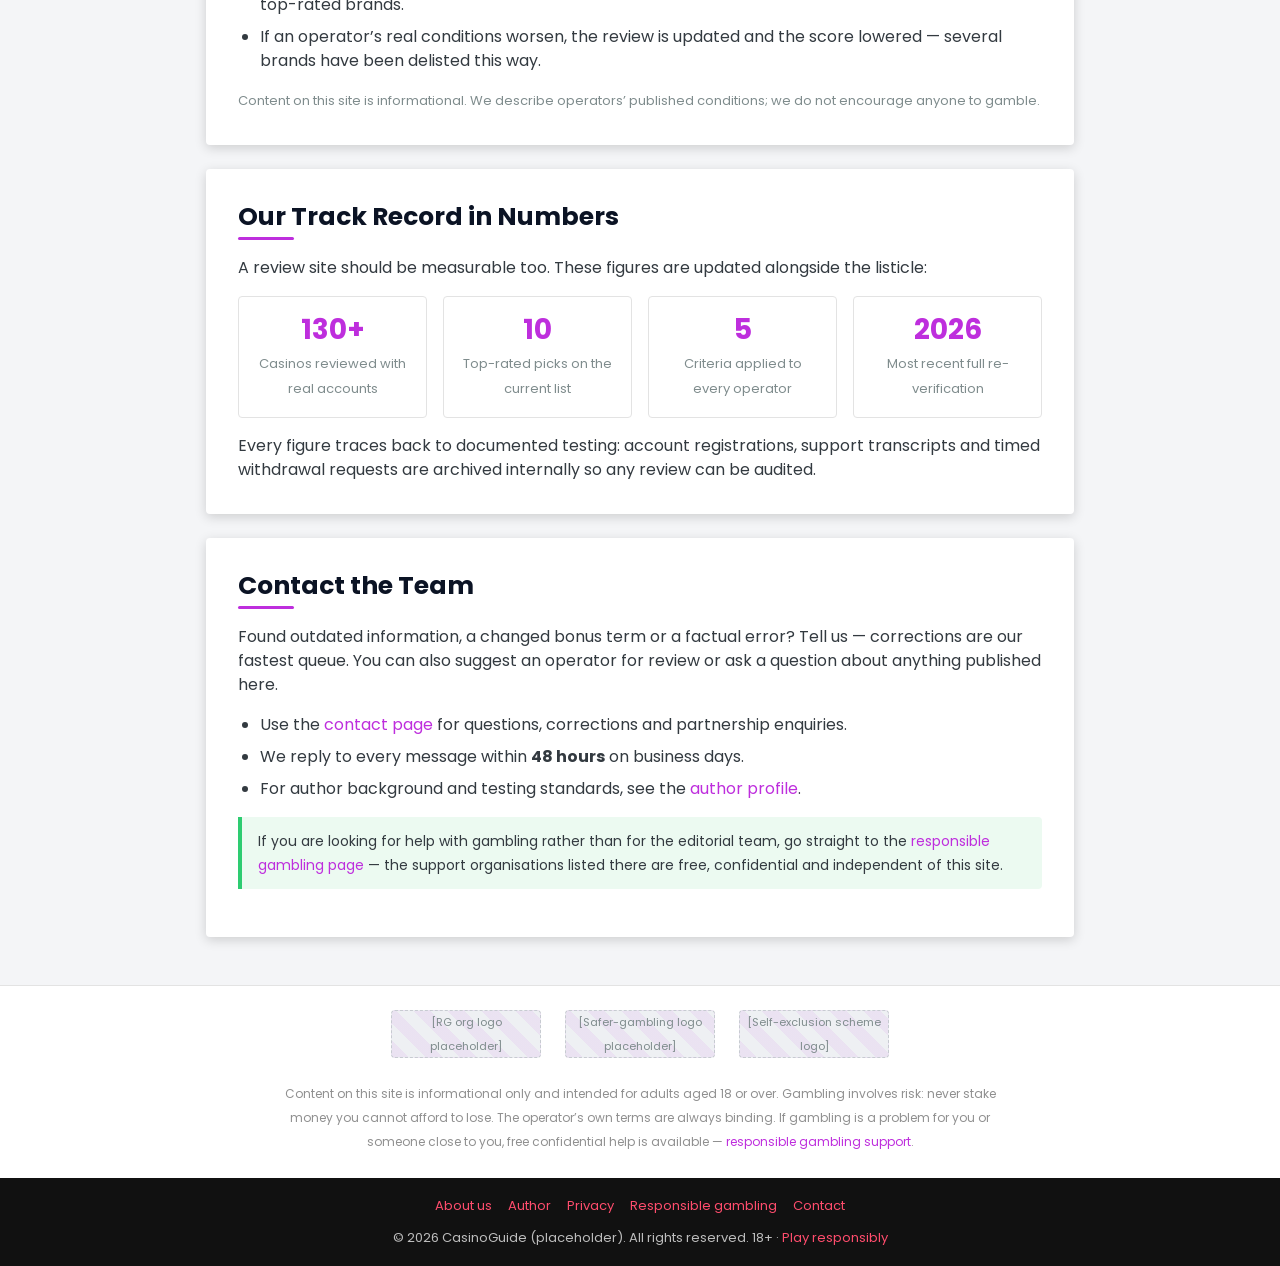
<file: about-us.html>
<!DOCTYPE html>
<html lang="en">

<head>
  <meta charset="utf-8">
  <meta name="viewport" content="width=device-width, initial-scale=1">
  <title>About Us — Who We Are and How We Review Casinos</title>
  <link rel="stylesheet" href="./style.css">
</head>

<body>
  <section class="page active" data-screen-label="About Us">

    <header class="site-header">
      <a class="logo" href="./index.html">Casino<span class="logo-accent">Guide</span></a>
      <nav class="main-nav" aria-label="Main menu">
        <a href="./index.html">Home</a>
        <a href="./casino-review.html">Casino Review</a>
        <a href="./responsible-gambling.html">Responsible Gambling</a>
        <a href="./about-us.html">About Us</a>
        <a href="./author.html">Author</a>
        <a href="./contact-us.html">Contact</a>
        <a href="./privacy-policy.html">Privacy</a>
      </nav>
      <button class="search-toggle" aria-label="Search">&#9906;</button>
    </header>

    <main class="wrap" style="padding-top:24px">

      <div class="space-box title-box">
        <nav class="breadcrumbs" aria-label="Breadcrumb">
          <a href="./index.html">Home</a> &rsaquo; <span>About Us</span>
        </nav>
        <h1>About Us — Who We Are and How We Review Casinos</h1>
        <div class="meta-strip">
          <span class="updated">Last updated: 12 June 2026</span>
          <span class="small muted">Independent editorial team &middot; informational content only</span>
        </div>
      </div>

      <div class="space-box">
        <h2>How We Review Casinos</h2>
        <p>This site exists to answer one question honestly: which licensed casinos publish fair terms and keep them? Every operator we cover goes through the same documented process before a single word is published — we register a real account, read the complete terms, deposit, test support and request a withdrawal. The five criteria below carry every score we give.</p>
        <div class="ph" style="height:160px"><span class="ph-tag">ranking-methodology</span><span>Abstract evaluation illustration &middot; 1024&times;1024</span></div>
        <div class="criteria-grid" style="margin-top:16px">
          <div class="criterion"><span class="weight">Criterion 1</span><h3>Licensing</h3><p>Valid licence verified on the regulator&rsquo;s public register, published owner, fund segregation.</p></div>
          <div class="criterion"><span class="weight">Criterion 2</span><h3>Games</h3><p>Provider breadth, live tables, published RTP and lobby filters that actually work.</p></div>
          <div class="criterion"><span class="weight">Criterion 3</span><h3>Bonus terms</h3><p>Wagering, weighting, caps and expiry quoted verbatim and checked with worked examples.</p></div>
          <div class="criterion"><span class="weight">Criterion 4</span><h3>Payment testing</h3><p>Real deposits and withdrawals timed on a verified account, not copied from marketing pages.</p></div>
          <div class="criterion"><span class="weight">Criterion 5</span><h3>Mobile</h3><p>Lobby, search and limit tools tested on a small viewport over a mobile connection.</p></div>
        </div>
        <p class="mb-0">Scores are re-checked whenever an operator changes its published terms; the last-updated date on each page tells you when that happened most recently.</p>
      </div>

      <div class="space-box">
        <h2>Editorial Independence</h2>
        <p>We are an affiliate site: when you visit an operator through one of our links and register, we may receive a commission. That is how this site is financed, and we state it plainly rather than in a footnote.</p>
        <div class="note">
          <strong>What commissions never do:</strong> they never change a score, a ranking position or a verdict. The methodology above is applied identically to every brand, and operators cannot pay to be listed, to move up, or to have a weakness removed from a review.
        </div>
        <ul>
          <li>Rankings are produced by the editorial team only — the commercial side has no veto.</li>
          <li>Weaknesses (withdrawal caps, high wagering, missing support channels) are published even for top-rated brands.</li>
          <li>If an operator&rsquo;s real conditions worsen, the review is updated and the score lowered — several brands have been delisted this way.</li>
        </ul>
        <p class="mb-0 small muted">Content on this site is informational. We describe operators&rsquo; published conditions; we do not encourage anyone to gamble.</p>
      </div>

      <div class="space-box">
        <h2>Our Track Record in Numbers</h2>
        <p>A review site should be measurable too. These figures are updated alongside the listicle:</p>
        <div class="stat-grid">
          <div class="stat"><span class="stat-value">130+</span><span class="stat-label">Casinos reviewed with real accounts</span></div>
          <div class="stat"><span class="stat-value">10</span><span class="stat-label">Top-rated picks on the current list</span></div>
          <div class="stat"><span class="stat-value">5</span><span class="stat-label">Criteria applied to every operator</span></div>
          <div class="stat"><span class="stat-value">2026</span><span class="stat-label">Most recent full re-verification</span></div>
        </div>
        <p class="mb-0">Every figure traces back to documented testing: account registrations, support transcripts and timed withdrawal requests are archived internally so any review can be audited.</p>
      </div>

      <div class="space-box">
        <h2>Contact the Team</h2>
        <p>Found outdated information, a changed bonus term or a factual error? Tell us — corrections are our fastest queue. You can also suggest an operator for review or ask a question about anything published here.</p>
        <ul>
          <li>Use the <a href="./contact-us.html">contact page</a> for questions, corrections and partnership enquiries.</li>
          <li>We reply to every message within <strong>48 hours</strong> on business days.</li>
          <li>For author background and testing standards, see the <a href="./author.html">author profile</a>.</li>
        </ul>
        <div class="note safe">
          If you are looking for help with gambling rather than for the editorial team, go straight to the <a href="./responsible-gambling.html">responsible gambling page</a> — the support organisations listed there are free, confidential and independent of this site.
        </div>
      </div>

    </main>

    <footer class="site-footer">
      <div class="rg-strip">
        <div class="wrap">
          <div class="rg-logo"><div class="ph"><span>[RG org logo placeholder]</span></div></div>
          <div class="rg-logo"><div class="ph"><span>[Safer-gambling logo placeholder]</span></div></div>
          <div class="rg-logo"><div class="ph"><span>[Self-exclusion scheme logo]</span></div></div>
        </div>
      </div>
      <div class="rg-disclaimer">
        <div class="wrap">
          <p class="mb-0">Content on this site is informational only and intended for adults aged 18 or over. Gambling involves risk: never stake money you cannot afford to lose. The operator&rsquo;s own terms are always binding. If gambling is a problem for you or someone close to you, free confidential help is available — <a href="./responsible-gambling.html">responsible gambling support</a>.</p>
        </div>
      </div>
      <div class="copyright-bar">
        <div class="footer-links">
          <a href="./about-us.html">About us</a>
          <a href="./author.html">Author</a>
          <a href="./privacy-policy.html">Privacy</a>
          <a href="./responsible-gambling.html">Responsible gambling</a>
          <a href="./contact-us.html">Contact</a>
        </div>
        &copy; 2026 CasinoGuide (placeholder). All rights reserved. 18+ &middot; <a href="./responsible-gambling.html">Play responsibly</a>
      </div>
    </footer>

  </section>
</body>

</html>
</file>
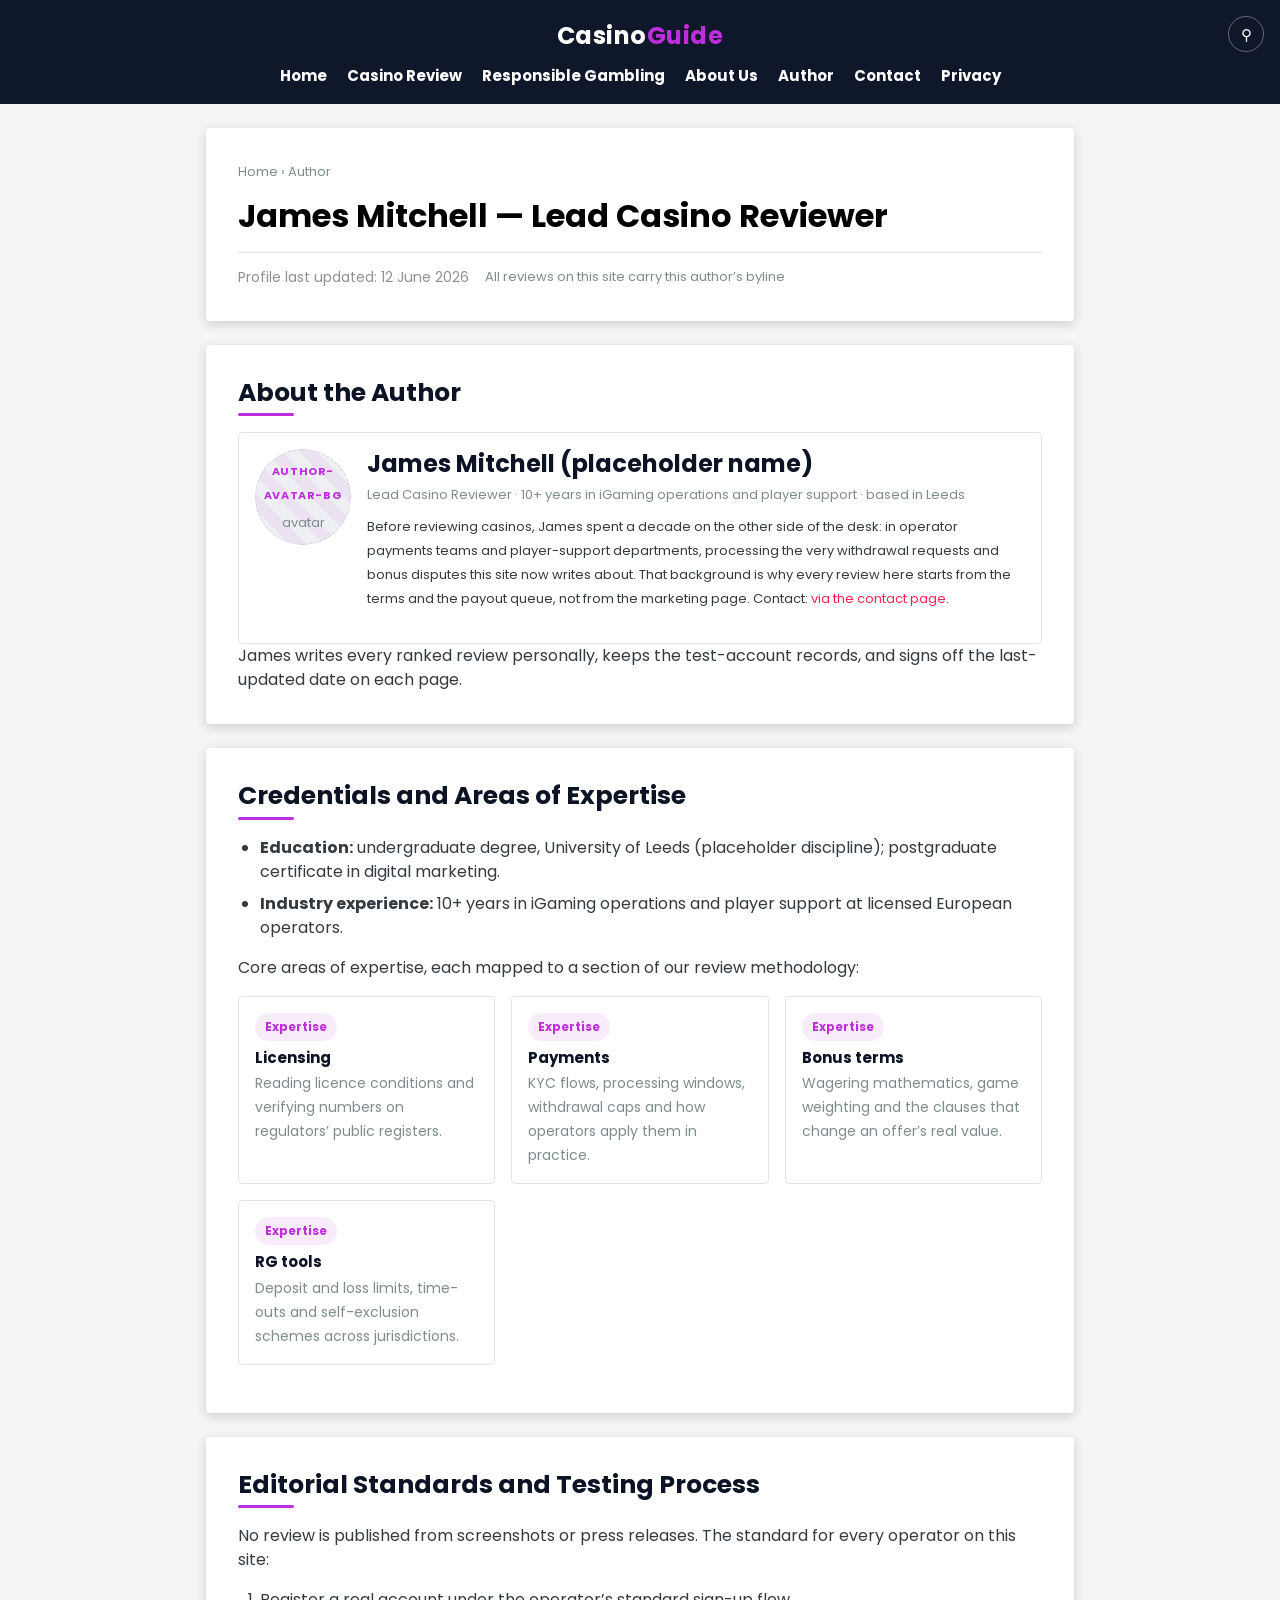
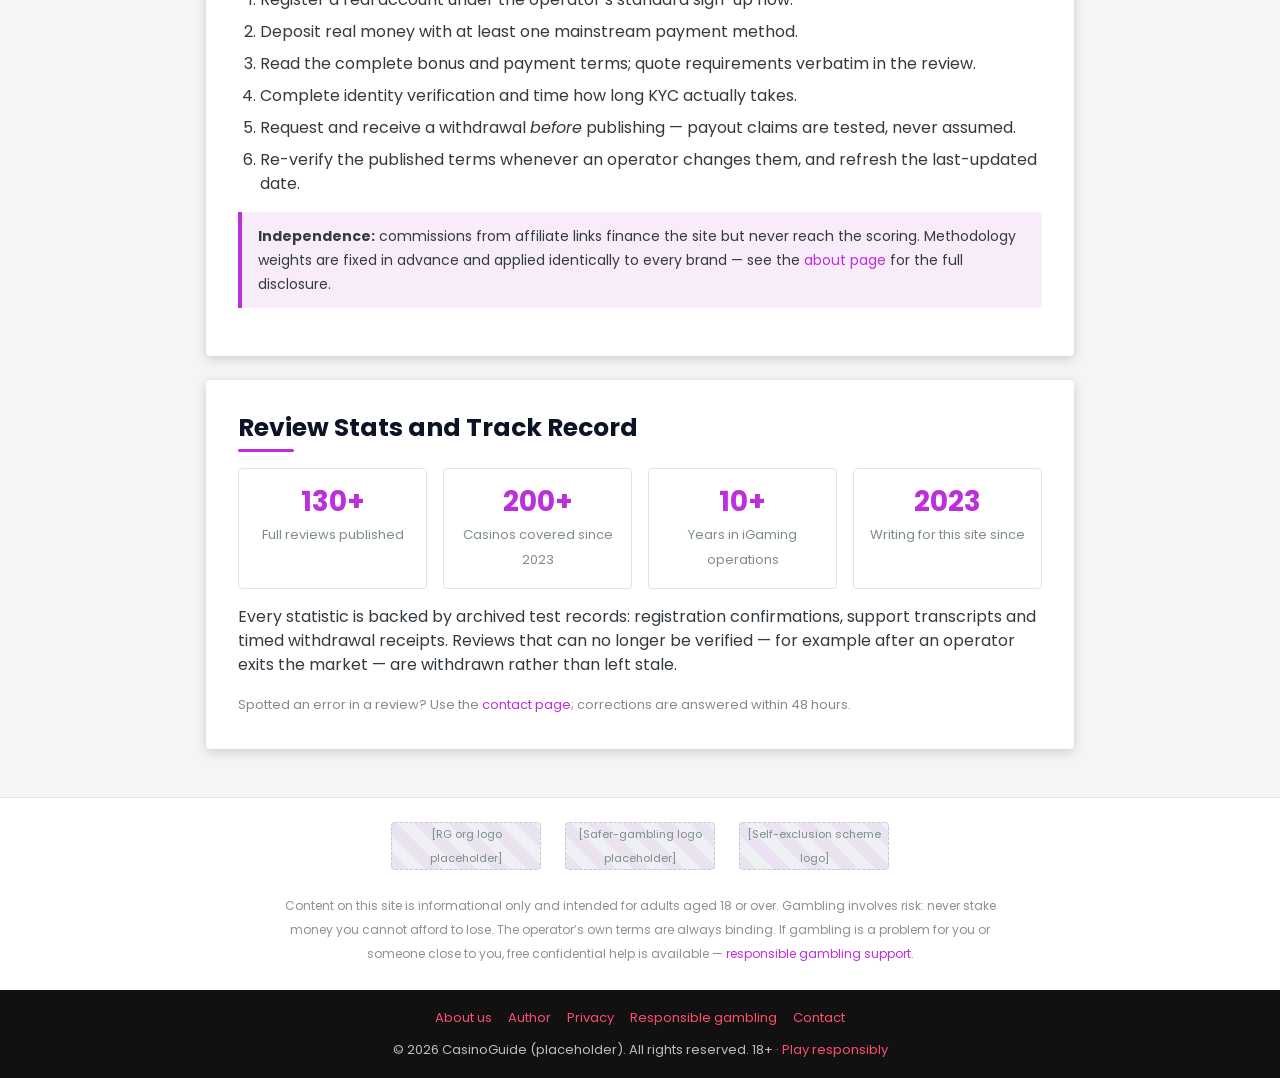
<file: author.html>
<!DOCTYPE html>
<html lang="en">

<head>
  <meta charset="utf-8">
  <meta name="viewport" content="width=device-width, initial-scale=1">
  <title>James Mitchell — Lead Casino Reviewer</title>
  <link rel="stylesheet" href="./style.css">
</head>

<body>
  <section class="page active" data-screen-label="Author Profile">

    <header class="site-header">
      <a class="logo" href="./index.html">Casino<span class="logo-accent">Guide</span></a>
      <nav class="main-nav" aria-label="Main menu">
        <a href="./index.html">Home</a>
        <a href="./casino-review.html">Casino Review</a>
        <a href="./responsible-gambling.html">Responsible Gambling</a>
        <a href="./about-us.html">About Us</a>
        <a href="./author.html">Author</a>
        <a href="./contact-us.html">Contact</a>
        <a href="./privacy-policy.html">Privacy</a>
      </nav>
      <button class="search-toggle" aria-label="Search">&#9906;</button>
    </header>

    <main class="wrap" style="padding-top:24px">

      <div class="space-box title-box">
        <nav class="breadcrumbs" aria-label="Breadcrumb">
          <a href="./index.html">Home</a> &rsaquo; <span>Author</span>
        </nav>
        <h1>James Mitchell — Lead Casino Reviewer</h1>
        <div class="meta-strip">
          <span class="updated">Profile last updated: 12 June 2026</span>
          <span class="small muted">All reviews on this site carry this author&rsquo;s byline</span>
        </div>
      </div>

      <div class="space-box">
        <h2>About the Author</h2>
        <div class="author-card">
          <div class="avatar"><div class="ph"><span class="ph-tag">author-avatar-bg</span><span>avatar</span></div></div>
          <div>
            <h3>James Mitchell (placeholder name)</h3>
            <p class="role">Lead Casino Reviewer &middot; 10+ years in iGaming operations and player support &middot; based in Leeds</p>
            <p class="small">Before reviewing casinos, James spent a decade on the other side of the desk: in operator payments teams and player-support departments, processing the very withdrawal requests and bonus disputes this site now writes about. That background is why every review here starts from the terms and the payout queue, not from the marketing page. Contact: <a href="./contact-us.html">via the contact page</a>.</p>
          </div>
        </div>
        <p class="mb-0">James writes every ranked review personally, keeps the test-account records, and signs off the last-updated date on each page.</p>
      </div>

      <div class="space-box">
        <h2>Credentials and Areas of Expertise</h2>
        <ul>
          <li><strong>Education:</strong> undergraduate degree, University of Leeds (placeholder discipline); postgraduate certificate in digital marketing.</li>
          <li><strong>Industry experience:</strong> 10+ years in iGaming operations and player support at licensed European operators.</li>
        </ul>
        <p>Core areas of expertise, each mapped to a section of our review methodology:</p>
        <div class="criteria-grid">
          <div class="criterion"><span class="weight">Expertise</span><h3>Licensing</h3><p>Reading licence conditions and verifying numbers on regulators&rsquo; public registers.</p></div>
          <div class="criterion"><span class="weight">Expertise</span><h3>Payments</h3><p>KYC flows, processing windows, withdrawal caps and how operators apply them in practice.</p></div>
          <div class="criterion"><span class="weight">Expertise</span><h3>Bonus terms</h3><p>Wagering mathematics, game weighting and the clauses that change an offer&rsquo;s real value.</p></div>
          <div class="criterion"><span class="weight">Expertise</span><h3>RG tools</h3><p>Deposit and loss limits, time-outs and self-exclusion schemes across jurisdictions.</p></div>
        </div>
      </div>

      <div class="space-box">
        <h2>Editorial Standards and Testing Process</h2>
        <p>No review is published from screenshots or press releases. The standard for every operator on this site:</p>
        <ol>
          <li>Register a real account under the operator&rsquo;s standard sign-up flow.</li>
          <li>Deposit real money with at least one mainstream payment method.</li>
          <li>Read the complete bonus and payment terms; quote requirements verbatim in the review.</li>
          <li>Complete identity verification and time how long KYC actually takes.</li>
          <li>Request and receive a withdrawal <em>before</em> publishing — payout claims are tested, never assumed.</li>
          <li>Re-verify the published terms whenever an operator changes them, and refresh the last-updated date.</li>
        </ol>
        <div class="note">
          <strong>Independence:</strong> commissions from affiliate links finance the site but never reach the scoring. Methodology weights are fixed in advance and applied identically to every brand — see the <a href="./about-us.html">about page</a> for the full disclosure.
        </div>
      </div>

      <div class="space-box">
        <h2>Review Stats and Track Record</h2>
        <div class="stat-grid">
          <div class="stat"><span class="stat-value">130+</span><span class="stat-label">Full reviews published</span></div>
          <div class="stat"><span class="stat-value">200+</span><span class="stat-label">Casinos covered since 2023</span></div>
          <div class="stat"><span class="stat-value">10+</span><span class="stat-label">Years in iGaming operations</span></div>
          <div class="stat"><span class="stat-value">2023</span><span class="stat-label">Writing for this site since</span></div>
        </div>
        <p>Every statistic is backed by archived test records: registration confirmations, support transcripts and timed withdrawal receipts. Reviews that can no longer be verified — for example after an operator exits the market — are withdrawn rather than left stale.</p>
        <p class="mb-0 small muted">Spotted an error in a review? Use the <a href="./contact-us.html">contact page</a>; corrections are answered within 48 hours.</p>
      </div>

    </main>

    <footer class="site-footer">
      <div class="rg-strip">
        <div class="wrap">
          <div class="rg-logo"><div class="ph"><span>[RG org logo placeholder]</span></div></div>
          <div class="rg-logo"><div class="ph"><span>[Safer-gambling logo placeholder]</span></div></div>
          <div class="rg-logo"><div class="ph"><span>[Self-exclusion scheme logo]</span></div></div>
        </div>
      </div>
      <div class="rg-disclaimer">
        <div class="wrap">
          <p class="mb-0">Content on this site is informational only and intended for adults aged 18 or over. Gambling involves risk: never stake money you cannot afford to lose. The operator&rsquo;s own terms are always binding. If gambling is a problem for you or someone close to you, free confidential help is available — <a href="./responsible-gambling.html">responsible gambling support</a>.</p>
        </div>
      </div>
      <div class="copyright-bar">
        <div class="footer-links">
          <a href="./about-us.html">About us</a>
          <a href="./author.html">Author</a>
          <a href="./privacy-policy.html">Privacy</a>
          <a href="./responsible-gambling.html">Responsible gambling</a>
          <a href="./contact-us.html">Contact</a>
        </div>
        &copy; 2026 CasinoGuide (placeholder). All rights reserved. 18+ &middot; <a href="./responsible-gambling.html">Play responsibly</a>
      </div>
    </footer>

  </section>
</body>

</html>
</file>
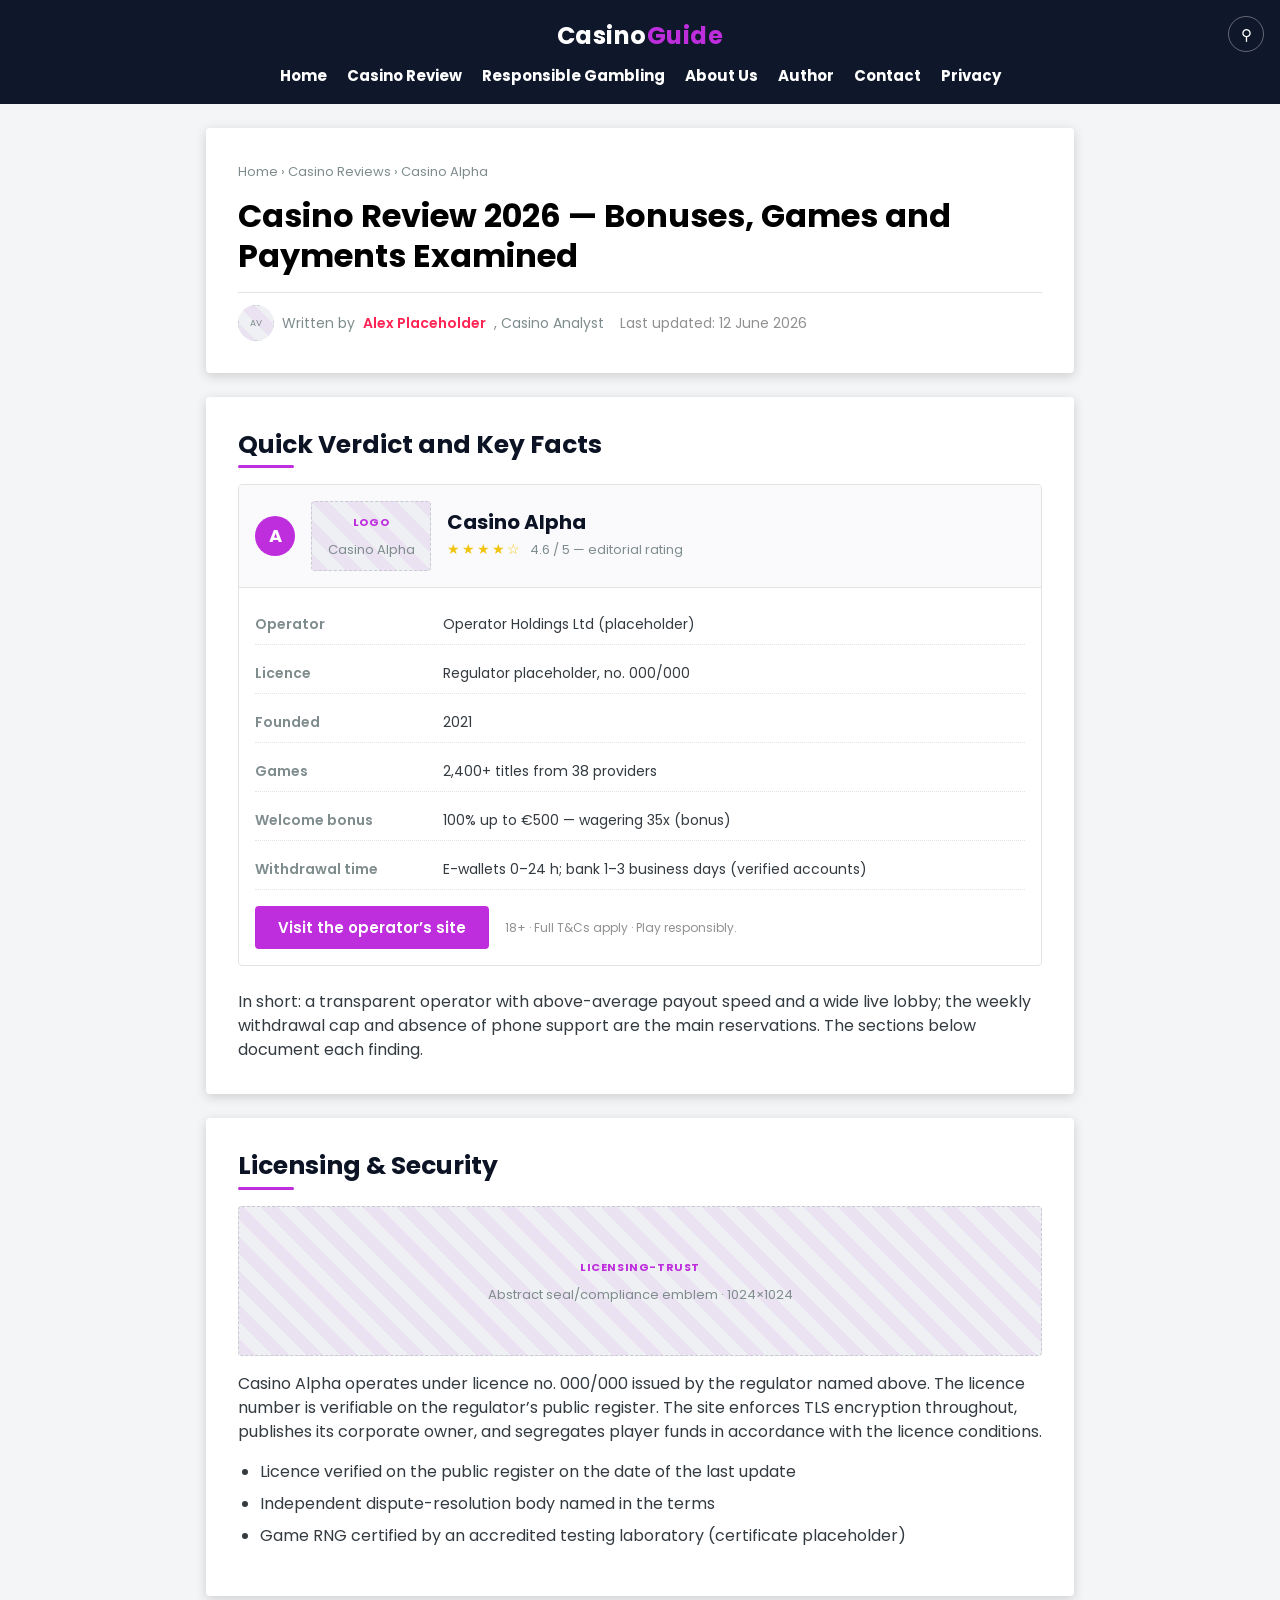
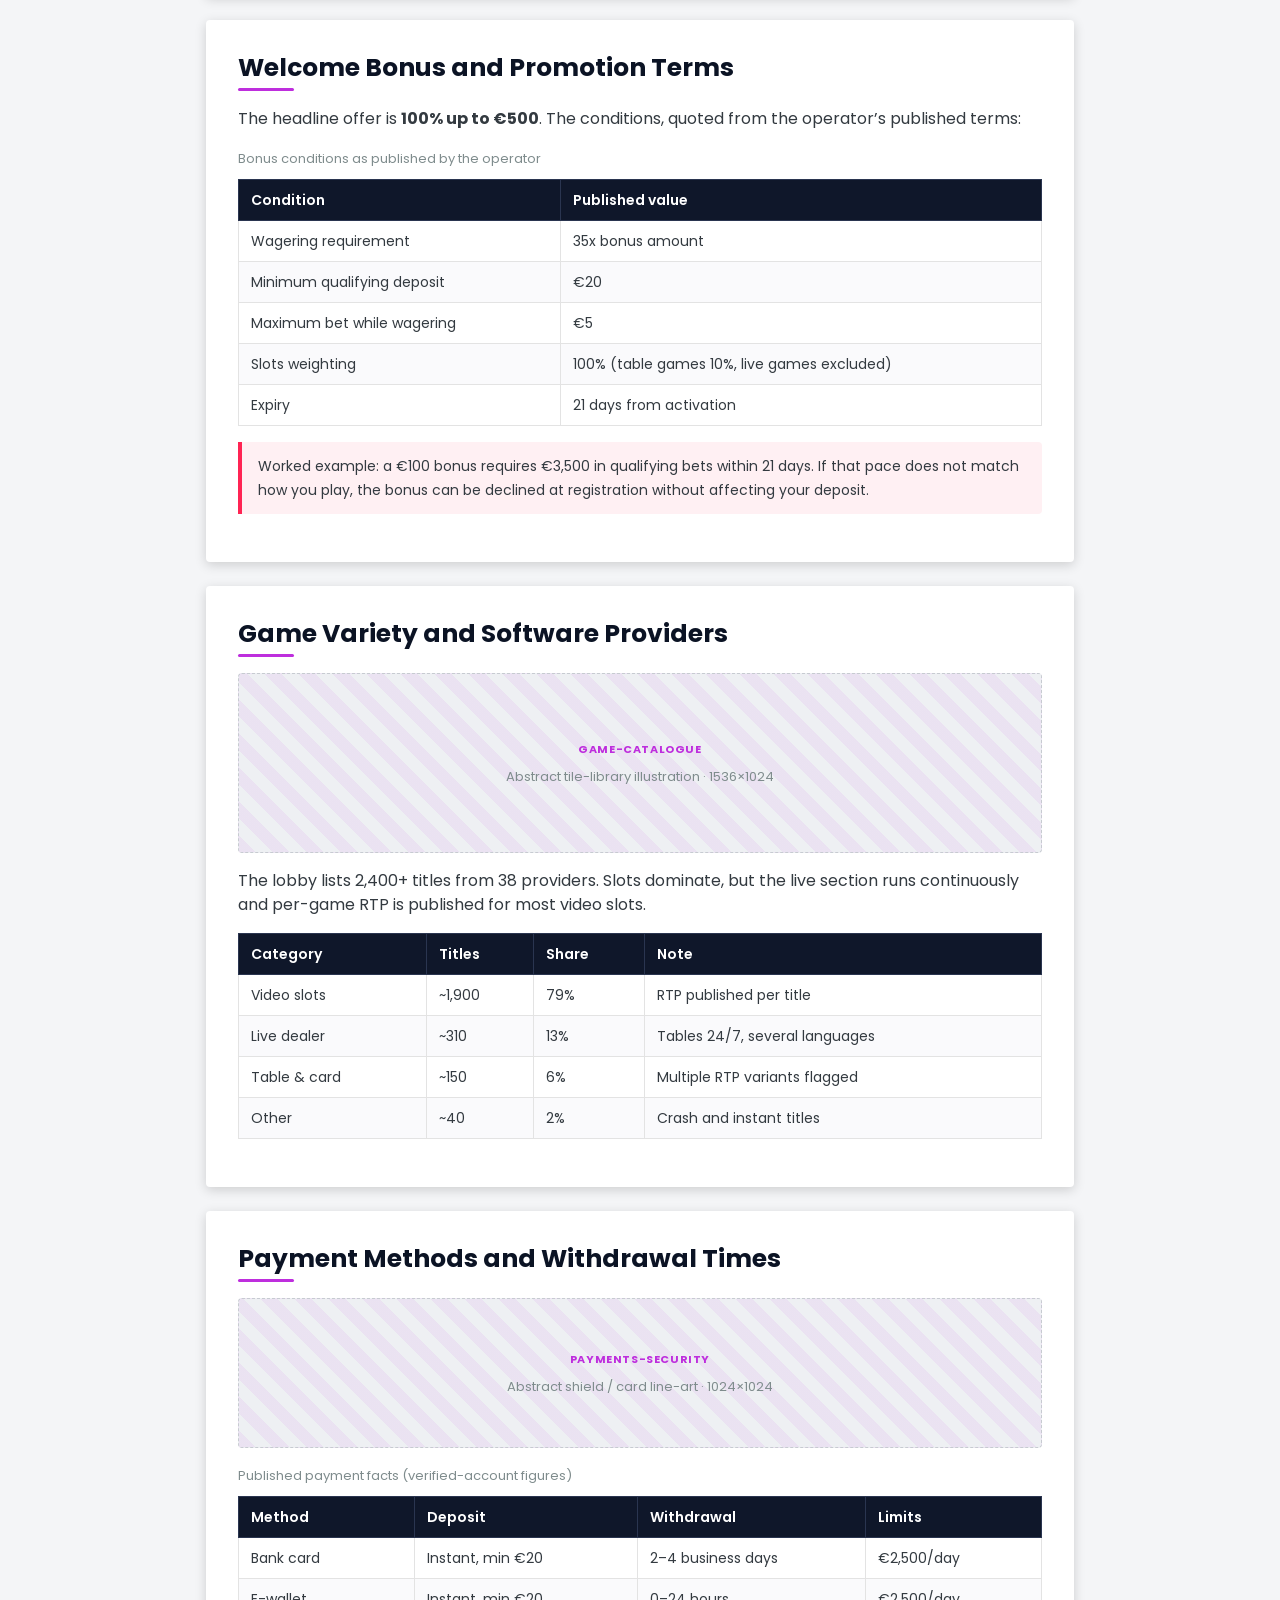
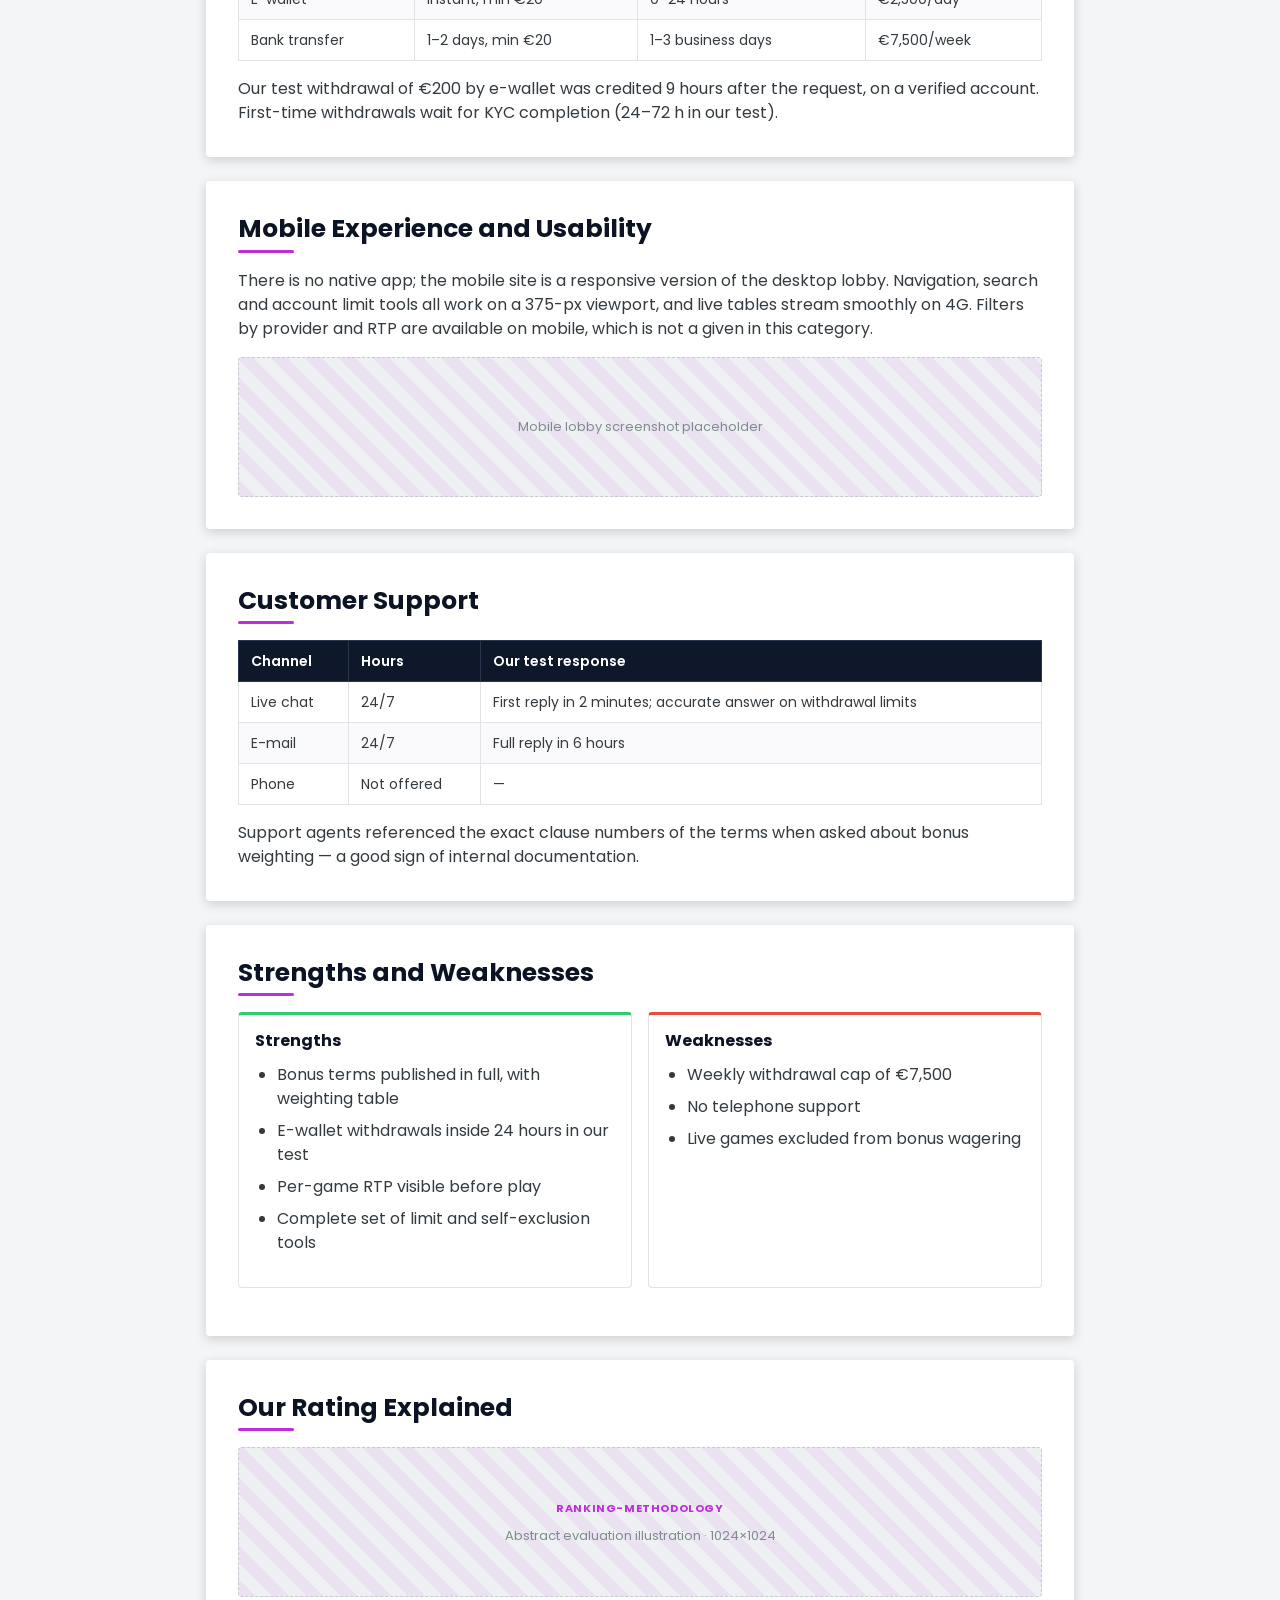
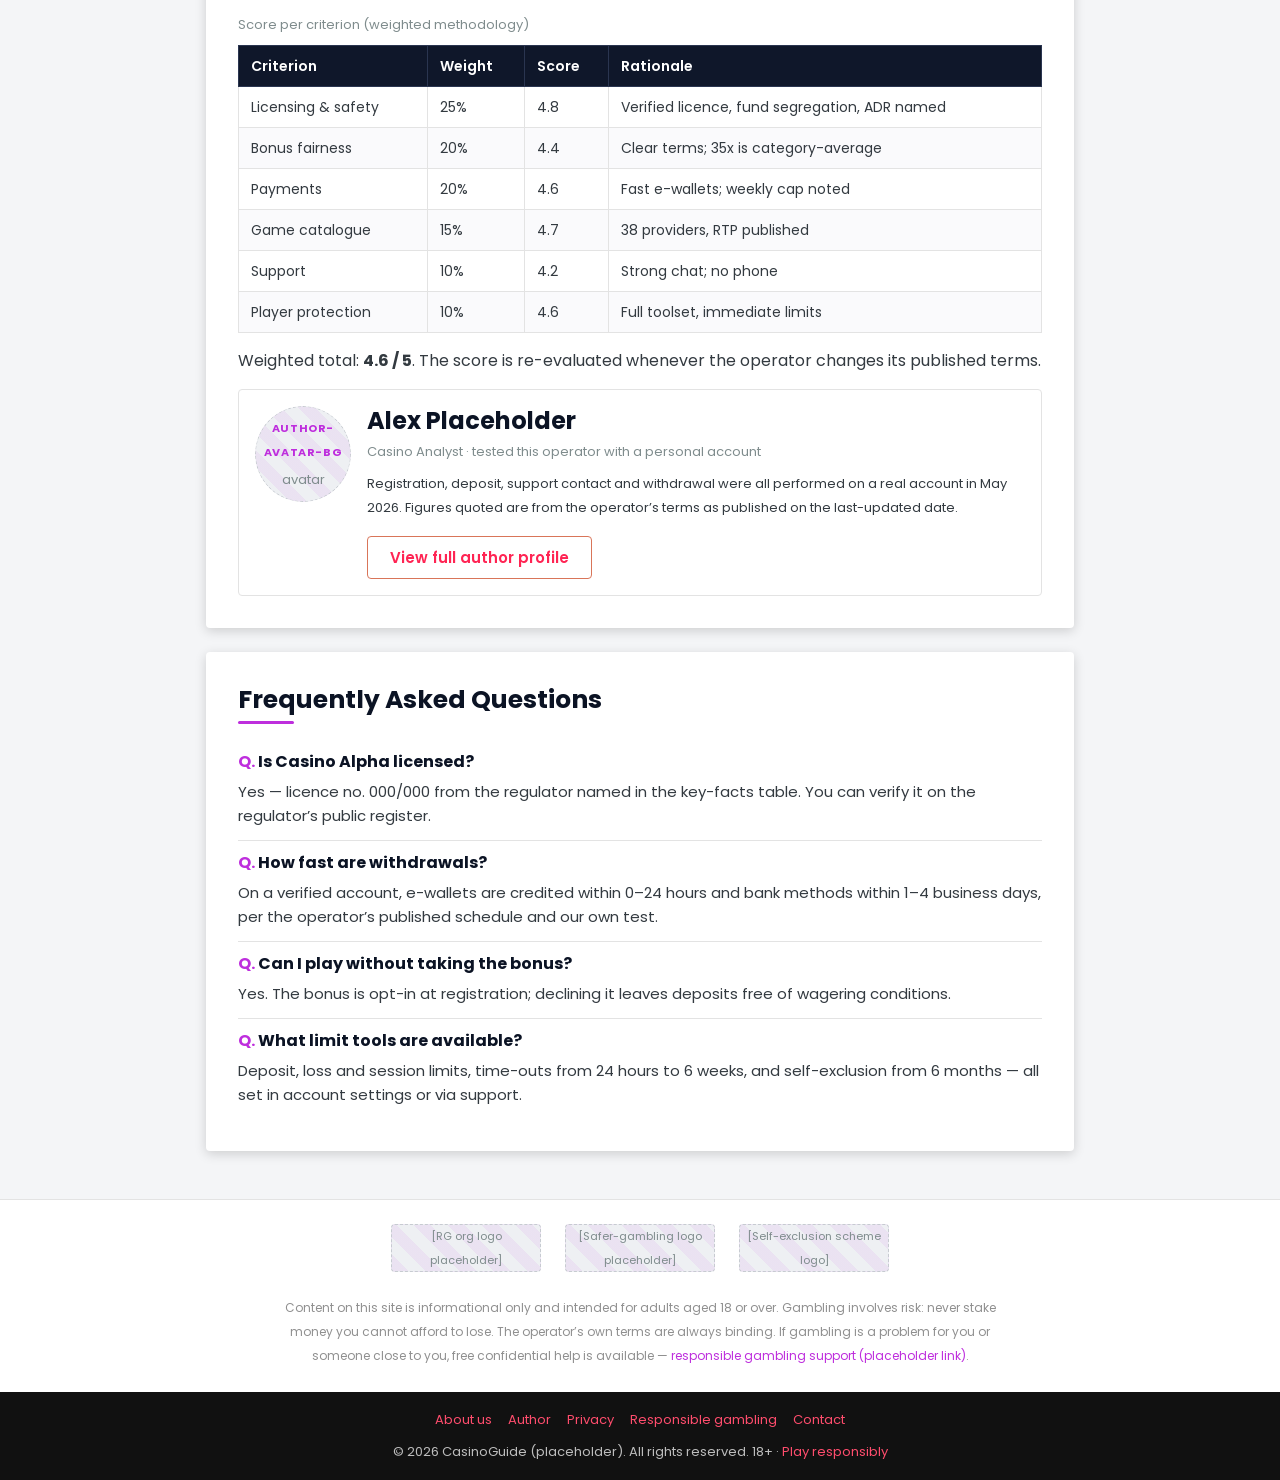
<file: casino-review.html>
<!DOCTYPE html>
<html lang="en">

<head>
  <meta charset="utf-8">
  <meta name="viewport" content="width=device-width, initial-scale=1">
  <title>Casino Review 2026 — Bonuses, Games and Payments Examined</title>
  <link rel="stylesheet" href="./style.css">
</head>

<body>
  <section class="page active" data-screen-label="Single Casino Review">

    <header class="site-header">
      <a class="logo" href="./index.html">Casino<span class="logo-accent">Guide</span></a>
      <nav class="main-nav" aria-label="Main menu">
        <a href="./index.html">Home</a>
        <a href="./casino-review.html">Casino Review</a>
        <a href="./responsible-gambling.html">Responsible Gambling</a>
        <a href="./about-us.html">About Us</a>
        <a href="./author.html">Author</a>
        <a href="./contact-us.html">Contact</a>
        <a href="./privacy-policy.html">Privacy</a>
      </nav>
      <button class="search-toggle" aria-label="Search">&#9906;</button>
    </header>

    <main class="wrap" style="padding-top:24px">

      <div class="space-box title-box">
        <nav class="breadcrumbs" aria-label="Breadcrumb">
          <a href="./index.html">Home</a> &rsaquo; <a href="./index.html">Casino Reviews</a> &rsaquo; <span>Casino Alpha</span>
        </nav>
        <h1>Casino Review 2026 — Bonuses, Games and Payments Examined</h1>
        <div class="meta-strip">
          <span class="byline">
            <span class="avatar-sm"><div class="ph" style="min-height:36px;height:36px;padding:2px;font-size:9px">AV</div></span>
            Written by <a href="./author.html">Alex Placeholder</a>, Casino Analyst
          </span>
          <span class="updated">Last updated: 12 June 2026</span>
        </div>
      </div>

      <div class="space-box">
        <h2>Quick Verdict and Key Facts</h2>
        <article class="casino-card">
          <div class="casino-card__head">
            <span class="rank-no">A</span>
            <div class="casino-card__brand"><div class="ph"><span class="ph-tag">logo</span><span>Casino Alpha</span></div></div>
            <div class="casino-card__title">
              <h3>Casino Alpha</h3>
              <div class="stars">&#9733;&#9733;&#9733;&#9733;&#9734;<span class="score">4.6 / 5 — editorial rating</span></div>
            </div>
          </div>
          <div class="casino-card__body">
            <ul class="kv-list">
              <li><span class="k">Operator</span><span class="v">Operator Holdings Ltd (placeholder)</span></li>
              <li><span class="k">Licence</span><span class="v">Regulator placeholder, no. 000/000</span></li>
              <li><span class="k">Founded</span><span class="v">2021</span></li>
              <li><span class="k">Games</span><span class="v">2,400+ titles from 38 providers</span></li>
              <li><span class="k">Welcome bonus</span><span class="v">100% up to €500 — wagering 35x (bonus)</span></li>
              <li><span class="k">Withdrawal time</span><span class="v">E-wallets 0–24 h; bank 1–3 business days (verified accounts)</span></li>
            </ul>
            <div class="casino-card__cta">
              <a class="btn btn-primary" href="#">Visit the operator&rsquo;s site</a>
              <span class="terms-note">18+ &middot; Full T&amp;Cs apply &middot; Play responsibly.</span>
            </div>
          </div>
        </article>
        <p class="mb-0">In short: a transparent operator with above-average payout speed and a wide live lobby; the weekly withdrawal cap and absence of phone support are the main reservations. The sections below document each finding.</p>
      </div>

      <div class="space-box">
        <h2>Licensing &amp; Security</h2>
        <div class="ph" style="height:150px"><span class="ph-tag">licensing-trust</span><span>Abstract seal/compliance emblem &middot; 1024&times;1024</span></div>
        <p style="margin-top:16px">Casino Alpha operates under licence no. 000/000 issued by the regulator named above. The licence number is verifiable on the regulator&rsquo;s public register. The site enforces TLS encryption throughout, publishes its corporate owner, and segregates player funds in accordance with the licence conditions.</p>
        <ul>
          <li>Licence verified on the public register on the date of the last update</li>
          <li>Independent dispute-resolution body named in the terms</li>
          <li>Game RNG certified by an accredited testing laboratory (certificate placeholder)</li>
        </ul>
      </div>

      <div class="space-box">
        <h2>Welcome Bonus and Promotion Terms</h2>
        <p>The headline offer is <strong>100% up to €500</strong>. The conditions, quoted from the operator&rsquo;s published terms:</p>
        <div class="table-scroll">
          <table>
            <caption>Bonus conditions as published by the operator</caption>
            <thead>
              <tr><th>Condition</th><th>Published value</th></tr>
            </thead>
            <tbody>
              <tr><td>Wagering requirement</td><td>35x bonus amount</td></tr>
              <tr><td>Minimum qualifying deposit</td><td>€20</td></tr>
              <tr><td>Maximum bet while wagering</td><td>€5</td></tr>
              <tr><td>Slots weighting</td><td>100% (table games 10%, live games excluded)</td></tr>
              <tr><td>Expiry</td><td>21 days from activation</td></tr>
            </tbody>
          </table>
        </div>
        <div class="note warn">
          Worked example: a €100 bonus requires €3,500 in qualifying bets within 21 days. If that pace does not match how you play, the bonus can be declined at registration without affecting your deposit.
        </div>
      </div>

      <div class="space-box">
        <h2>Game Variety and Software Providers</h2>
        <div class="ph" style="height:180px"><span class="ph-tag">game-catalogue</span><span>Abstract tile-library illustration &middot; 1536&times;1024</span></div>
        <p style="margin-top:16px">The lobby lists 2,400+ titles from 38 providers. Slots dominate, but the live section runs continuously and per-game RTP is published for most video slots.</p>
        <div class="table-scroll">
          <table>
            <thead>
              <tr><th>Category</th><th>Titles</th><th>Share</th><th>Note</th></tr>
            </thead>
            <tbody>
              <tr><td>Video slots</td><td>~1,900</td><td>79%</td><td>RTP published per title</td></tr>
              <tr><td>Live dealer</td><td>~310</td><td>13%</td><td>Tables 24/7, several languages</td></tr>
              <tr><td>Table &amp; card</td><td>~150</td><td>6%</td><td>Multiple RTP variants flagged</td></tr>
              <tr><td>Other</td><td>~40</td><td>2%</td><td>Crash and instant titles</td></tr>
            </tbody>
          </table>
        </div>
      </div>

      <div class="space-box">
        <h2>Payment Methods and Withdrawal Times</h2>
        <div class="ph" style="height:150px"><span class="ph-tag">payments-security</span><span>Abstract shield / card line-art &middot; 1024&times;1024</span></div>
        <div class="table-scroll" style="margin-top:16px">
          <table>
            <caption>Published payment facts (verified-account figures)</caption>
            <thead>
              <tr><th>Method</th><th>Deposit</th><th>Withdrawal</th><th>Limits</th></tr>
            </thead>
            <tbody>
              <tr><td>Bank card</td><td>Instant, min €20</td><td>2–4 business days</td><td>€2,500/day</td></tr>
              <tr><td>E-wallet</td><td>Instant, min €20</td><td>0–24 hours</td><td>€2,500/day</td></tr>
              <tr><td>Bank transfer</td><td>1–2 days, min €20</td><td>1–3 business days</td><td>€7,500/week</td></tr>
            </tbody>
          </table>
        </div>
        <p class="mb-0">Our test withdrawal of €200 by e-wallet was credited 9 hours after the request, on a verified account. First-time withdrawals wait for KYC completion (24–72 h in our test).</p>
      </div>

      <div class="space-box">
        <h2>Mobile Experience and Usability</h2>
        <p>There is no native app; the mobile site is a responsive version of the desktop lobby. Navigation, search and account limit tools all work on a 375-px viewport, and live tables stream smoothly on 4G. Filters by provider and RTP are available on mobile, which is not a given in this category.</p>
        <div class="ph" style="height:140px"><span>Mobile lobby screenshot placeholder</span></div>
      </div>

      <div class="space-box">
        <h2>Customer Support</h2>
        <div class="table-scroll">
          <table>
            <thead>
              <tr><th>Channel</th><th>Hours</th><th>Our test response</th></tr>
            </thead>
            <tbody>
              <tr><td>Live chat</td><td>24/7</td><td>First reply in 2 minutes; accurate answer on withdrawal limits</td></tr>
              <tr><td>E-mail</td><td>24/7</td><td>Full reply in 6 hours</td></tr>
              <tr><td>Phone</td><td>Not offered</td><td>—</td></tr>
            </tbody>
          </table>
        </div>
        <p class="mb-0">Support agents referenced the exact clause numbers of the terms when asked about bonus weighting — a good sign of internal documentation.</p>
      </div>

      <div class="space-box">
        <h2>Strengths and Weaknesses</h2>
        <div class="proscons">
          <div class="col pros">
            <h3>Strengths</h3>
            <ul>
              <li>Bonus terms published in full, with weighting table</li>
              <li>E-wallet withdrawals inside 24 hours in our test</li>
              <li>Per-game RTP visible before play</li>
              <li>Complete set of limit and self-exclusion tools</li>
            </ul>
          </div>
          <div class="col cons">
            <h3>Weaknesses</h3>
            <ul>
              <li>Weekly withdrawal cap of €7,500</li>
              <li>No telephone support</li>
              <li>Live games excluded from bonus wagering</li>
            </ul>
          </div>
        </div>
      </div>

      <div class="space-box">
        <h2>Our Rating Explained</h2>
        <div class="ph" style="height:150px"><span class="ph-tag">ranking-methodology</span><span>Abstract evaluation illustration &middot; 1024&times;1024</span></div>
        <div class="table-scroll" style="margin-top:16px">
          <table>
            <caption>Score per criterion (weighted methodology)</caption>
            <thead>
              <tr><th>Criterion</th><th>Weight</th><th>Score</th><th>Rationale</th></tr>
            </thead>
            <tbody>
              <tr><td>Licensing &amp; safety</td><td>25%</td><td>4.8</td><td>Verified licence, fund segregation, ADR named</td></tr>
              <tr><td>Bonus fairness</td><td>20%</td><td>4.4</td><td>Clear terms; 35x is category-average</td></tr>
              <tr><td>Payments</td><td>20%</td><td>4.6</td><td>Fast e-wallets; weekly cap noted</td></tr>
              <tr><td>Game catalogue</td><td>15%</td><td>4.7</td><td>38 providers, RTP published</td></tr>
              <tr><td>Support</td><td>10%</td><td>4.2</td><td>Strong chat; no phone</td></tr>
              <tr><td>Player protection</td><td>10%</td><td>4.6</td><td>Full toolset, immediate limits</td></tr>
            </tbody>
          </table>
        </div>
        <p>Weighted total: <strong>4.6 / 5</strong>. The score is re-evaluated whenever the operator changes its published terms.</p>
        <div class="author-card">
          <div class="avatar"><div class="ph"><span class="ph-tag">author-avatar-bg</span><span>avatar</span></div></div>
          <div>
            <h3>Alex Placeholder</h3>
            <p class="role">Casino Analyst &middot; tested this operator with a personal account</p>
            <p class="small">Registration, deposit, support contact and withdrawal were all performed on a real account in May 2026. Figures quoted are from the operator&rsquo;s terms as published on the last-updated date.</p>
            <a class="btn btn-author" href="./author.html">View full author profile</a>
          </div>
        </div>
      </div>

      <div class="space-box">
        <h2>Frequently Asked Questions</h2>
        <div class="faq-item">
          <h3>Is Casino Alpha licensed?</h3>
          <p>Yes — licence no. 000/000 from the regulator named in the key-facts table. You can verify it on the regulator&rsquo;s public register.</p>
        </div>
        <div class="faq-item">
          <h3>How fast are withdrawals?</h3>
          <p>On a verified account, e-wallets are credited within 0–24 hours and bank methods within 1–4 business days, per the operator&rsquo;s published schedule and our own test.</p>
        </div>
        <div class="faq-item">
          <h3>Can I play without taking the bonus?</h3>
          <p>Yes. The bonus is opt-in at registration; declining it leaves deposits free of wagering conditions.</p>
        </div>
        <div class="faq-item">
          <h3>What limit tools are available?</h3>
          <p>Deposit, loss and session limits, time-outs from 24 hours to 6 weeks, and self-exclusion from 6 months — all set in account settings or via support.</p>
        </div>
      </div>

    </main>

    <footer class="site-footer">
      <div class="rg-strip">
        <div class="wrap">
          <div class="rg-logo"><div class="ph"><span>[RG org logo placeholder]</span></div></div>
          <div class="rg-logo"><div class="ph"><span>[Safer-gambling logo placeholder]</span></div></div>
          <div class="rg-logo"><div class="ph"><span>[Self-exclusion scheme logo]</span></div></div>
        </div>
      </div>
      <div class="rg-disclaimer">
        <div class="wrap">
          <p class="mb-0">Content on this site is informational only and intended for adults aged 18 or over. Gambling involves risk: never stake money you cannot afford to lose. The operator&rsquo;s own terms are always binding. If gambling is a problem for you or someone close to you, free confidential help is available — <a href="./responsible-gambling.html">responsible gambling support (placeholder link)</a>.</p>
        </div>
      </div>
      <div class="copyright-bar">
        <div class="footer-links">
          <a href="./about-us.html">About us</a>
          <a href="./author.html">Author</a>
          <a href="./privacy-policy.html">Privacy</a>
          <a href="./responsible-gambling.html">Responsible gambling</a>
          <a href="./contact-us.html">Contact</a>
        </div>
        &copy; 2026 CasinoGuide (placeholder). All rights reserved. 18+ &middot; <a href="./responsible-gambling.html">Play responsibly</a>
      </div>
    </footer>

  </section>
</body>

</html>
</file>
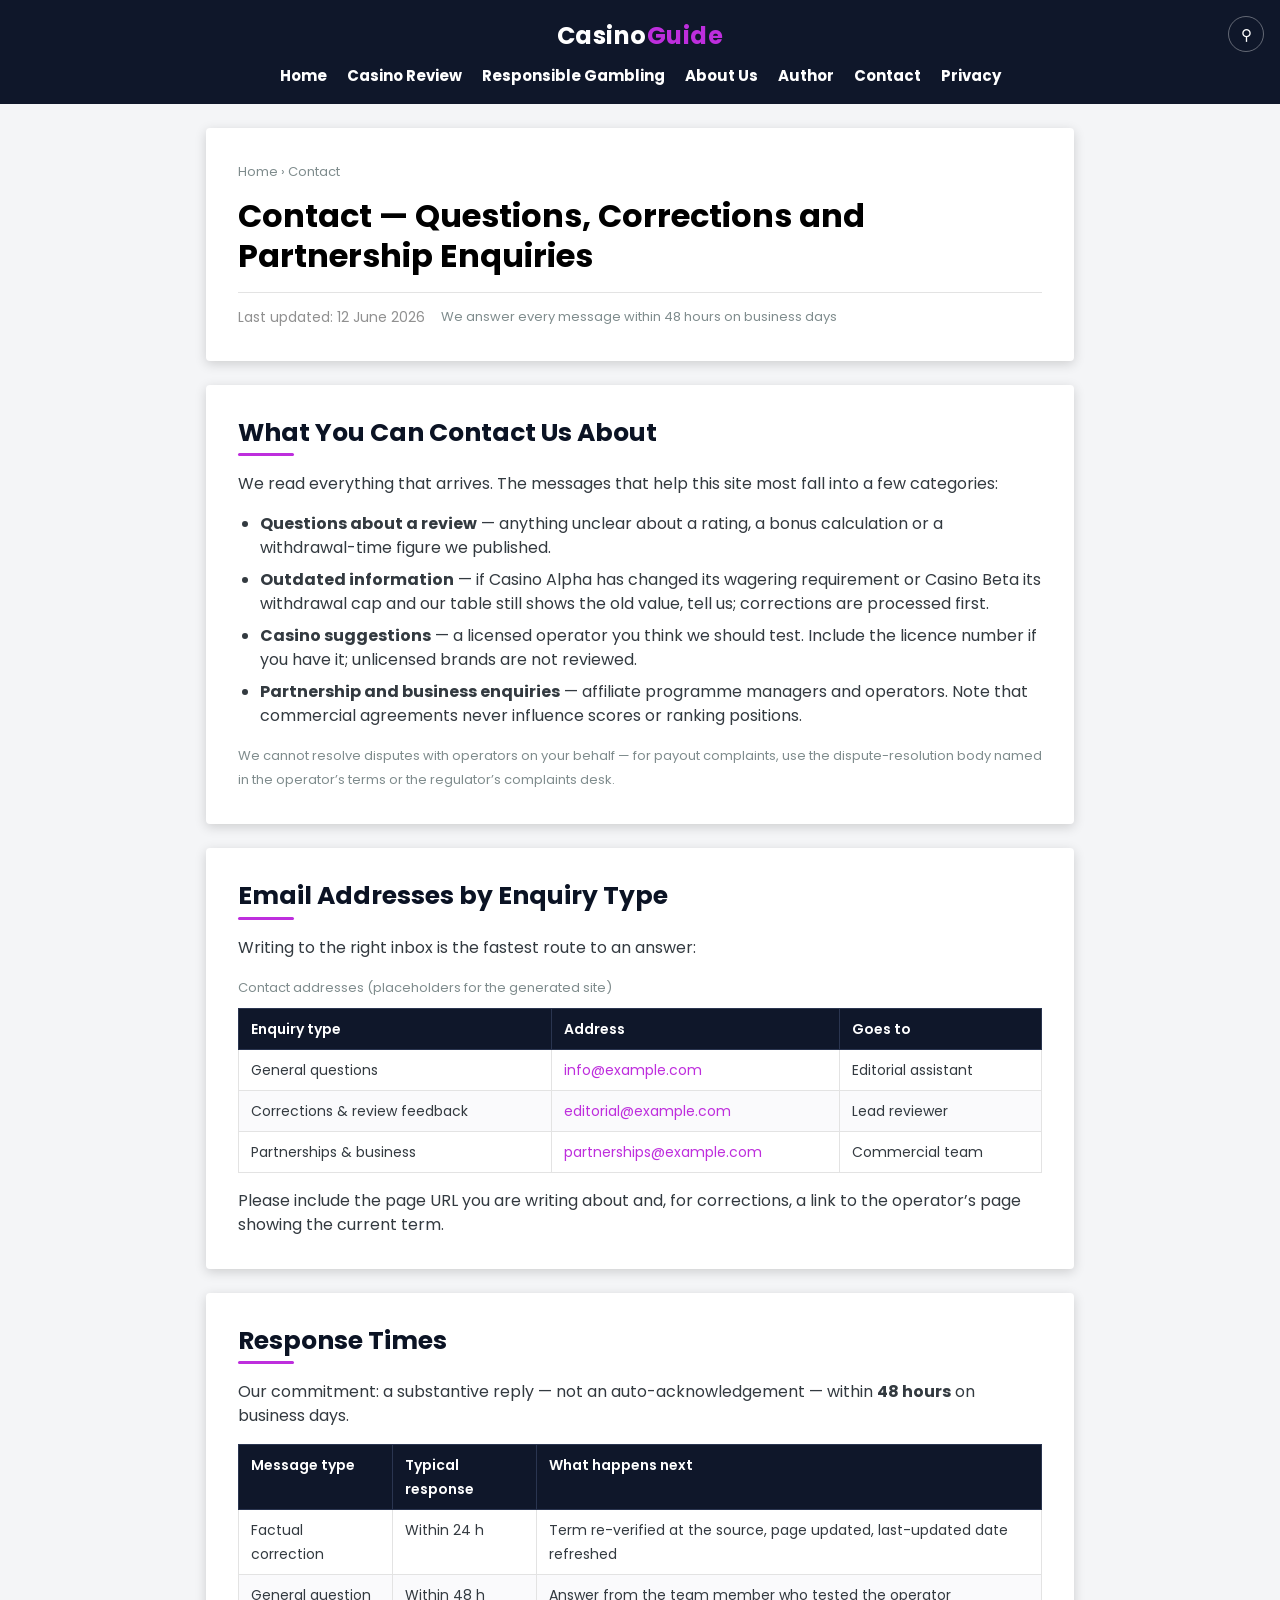
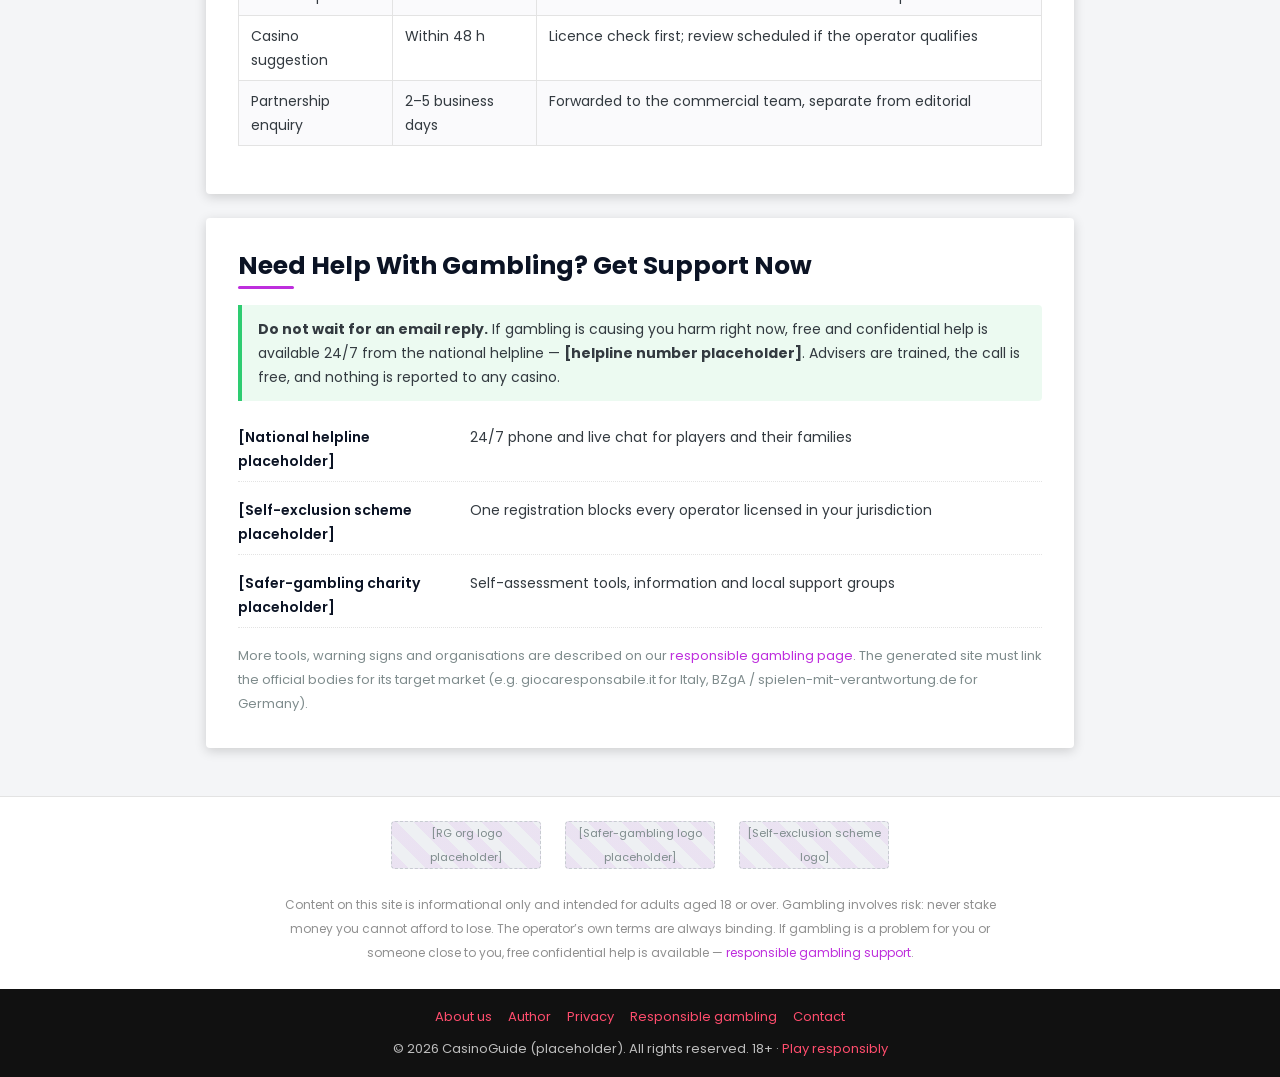
<file: contact-us.html>
<!DOCTYPE html>
<html lang="en">

<head>
  <meta charset="utf-8">
  <meta name="viewport" content="width=device-width, initial-scale=1">
  <title>Contact — Questions, Corrections and Partnership Enquiries</title>
  <link rel="stylesheet" href="./style.css">
</head>

<body>
  <section class="page active" data-screen-label="Contact">

    <header class="site-header">
      <a class="logo" href="./index.html">Casino<span class="logo-accent">Guide</span></a>
      <nav class="main-nav" aria-label="Main menu">
        <a href="./index.html">Home</a>
        <a href="./casino-review.html">Casino Review</a>
        <a href="./responsible-gambling.html">Responsible Gambling</a>
        <a href="./about-us.html">About Us</a>
        <a href="./author.html">Author</a>
        <a href="./contact-us.html">Contact</a>
        <a href="./privacy-policy.html">Privacy</a>
      </nav>
      <button class="search-toggle" aria-label="Search">&#9906;</button>
    </header>

    <main class="wrap" style="padding-top:24px">

      <div class="space-box title-box">
        <nav class="breadcrumbs" aria-label="Breadcrumb">
          <a href="./index.html">Home</a> &rsaquo; <span>Contact</span>
        </nav>
        <h1>Contact — Questions, Corrections and Partnership Enquiries</h1>
        <div class="meta-strip">
          <span class="updated">Last updated: 12 June 2026</span>
          <span class="small muted">We answer every message within 48 hours on business days</span>
        </div>
      </div>

      <div class="space-box">
        <h2>What You Can Contact Us About</h2>
        <p>We read everything that arrives. The messages that help this site most fall into a few categories:</p>
        <ul>
          <li><strong>Questions about a review</strong> — anything unclear about a rating, a bonus calculation or a withdrawal-time figure we published.</li>
          <li><strong>Outdated information</strong> — if Casino Alpha has changed its wagering requirement or Casino Beta its withdrawal cap and our table still shows the old value, tell us; corrections are processed first.</li>
          <li><strong>Casino suggestions</strong> — a licensed operator you think we should test. Include the licence number if you have it; unlicensed brands are not reviewed.</li>
          <li><strong>Partnership and business enquiries</strong> — affiliate programme managers and operators. Note that commercial agreements never influence scores or ranking positions.</li>
        </ul>
        <p class="mb-0 small muted">We cannot resolve disputes with operators on your behalf — for payout complaints, use the dispute-resolution body named in the operator&rsquo;s terms or the regulator&rsquo;s complaints desk.</p>
      </div>

      <div class="space-box">
        <h2>Email Addresses by Enquiry Type</h2>
        <p>Writing to the right inbox is the fastest route to an answer:</p>
        <div class="table-scroll">
          <table>
            <caption>Contact addresses (placeholders for the generated site)</caption>
            <thead>
              <tr><th>Enquiry type</th><th>Address</th><th>Goes to</th></tr>
            </thead>
            <tbody>
              <tr><td>General questions</td><td><a href="#">info@example.com</a></td><td>Editorial assistant</td></tr>
              <tr><td>Corrections &amp; review feedback</td><td><a href="#">editorial@example.com</a></td><td>Lead reviewer</td></tr>
              <tr><td>Partnerships &amp; business</td><td><a href="#">partnerships@example.com</a></td><td>Commercial team</td></tr>
            </tbody>
          </table>
        </div>
        <p class="mb-0">Please include the page URL you are writing about and, for corrections, a link to the operator&rsquo;s page showing the current term.</p>
      </div>

      <div class="space-box">
        <h2>Response Times</h2>
        <p>Our commitment: a substantive reply — not an auto-acknowledgement — within <strong>48 hours</strong> on business days.</p>
        <div class="table-scroll">
          <table>
            <thead>
              <tr><th>Message type</th><th>Typical response</th><th>What happens next</th></tr>
            </thead>
            <tbody>
              <tr><td>Factual correction</td><td>Within 24 h</td><td>Term re-verified at the source, page updated, last-updated date refreshed</td></tr>
              <tr><td>General question</td><td>Within 48 h</td><td>Answer from the team member who tested the operator</td></tr>
              <tr><td>Casino suggestion</td><td>Within 48 h</td><td>Licence check first; review scheduled if the operator qualifies</td></tr>
              <tr><td>Partnership enquiry</td><td>2–5 business days</td><td>Forwarded to the commercial team, separate from editorial</td></tr>
            </tbody>
          </table>
        </div>
      </div>

      <div class="space-box">
        <h2>Need Help With Gambling? Get Support Now</h2>
        <div class="note safe">
          <strong>Do not wait for an email reply.</strong> If gambling is causing you harm right now, free and confidential help is available 24/7 from the national helpline — <strong>[helpline number placeholder]</strong>. Advisers are trained, the call is free, and nothing is reported to any casino.
        </div>
        <ul class="resource-list">
          <li><span class="org">[National helpline placeholder]</span><span>24/7 phone and live chat for players and their families</span></li>
          <li><span class="org">[Self-exclusion scheme placeholder]</span><span>One registration blocks every operator licensed in your jurisdiction</span></li>
          <li><span class="org">[Safer-gambling charity placeholder]</span><span>Self-assessment tools, information and local support groups</span></li>
        </ul>
        <p class="mb-0 small muted">More tools, warning signs and organisations are described on our <a href="./responsible-gambling.html">responsible gambling page</a>. The generated site must link the official bodies for its target market (e.g. giocaresponsabile.it for Italy, BZgA / spielen-mit-verantwortung.de for Germany).</p>
      </div>

    </main>

    <footer class="site-footer">
      <div class="rg-strip">
        <div class="wrap">
          <div class="rg-logo"><div class="ph"><span>[RG org logo placeholder]</span></div></div>
          <div class="rg-logo"><div class="ph"><span>[Safer-gambling logo placeholder]</span></div></div>
          <div class="rg-logo"><div class="ph"><span>[Self-exclusion scheme logo]</span></div></div>
        </div>
      </div>
      <div class="rg-disclaimer">
        <div class="wrap">
          <p class="mb-0">Content on this site is informational only and intended for adults aged 18 or over. Gambling involves risk: never stake money you cannot afford to lose. The operator&rsquo;s own terms are always binding. If gambling is a problem for you or someone close to you, free confidential help is available — <a href="./responsible-gambling.html">responsible gambling support</a>.</p>
        </div>
      </div>
      <div class="copyright-bar">
        <div class="footer-links">
          <a href="./about-us.html">About us</a>
          <a href="./author.html">Author</a>
          <a href="./privacy-policy.html">Privacy</a>
          <a href="./responsible-gambling.html">Responsible gambling</a>
          <a href="./contact-us.html">Contact</a>
        </div>
        &copy; 2026 CasinoGuide (placeholder). All rights reserved. 18+ &middot; <a href="./responsible-gambling.html">Play responsibly</a>
      </div>
    </footer>

  </section>
</body>

</html>
</file>
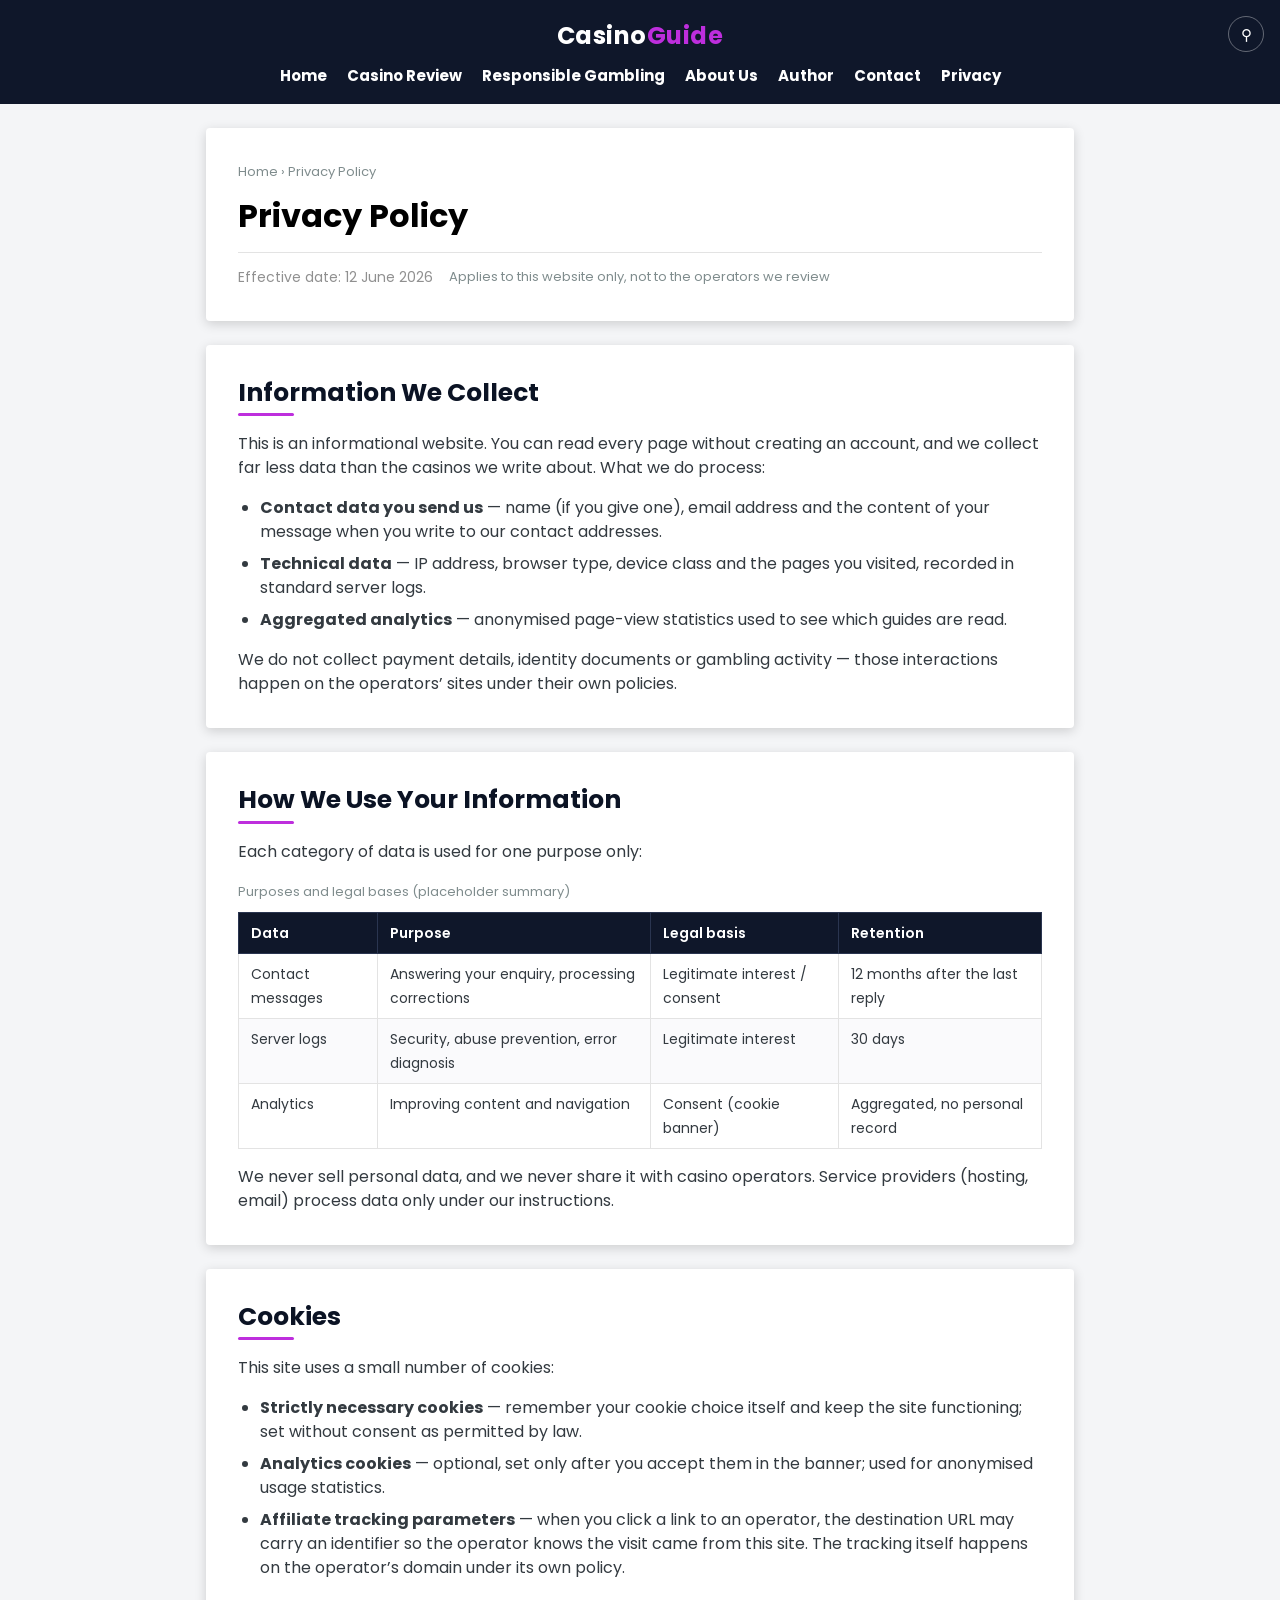
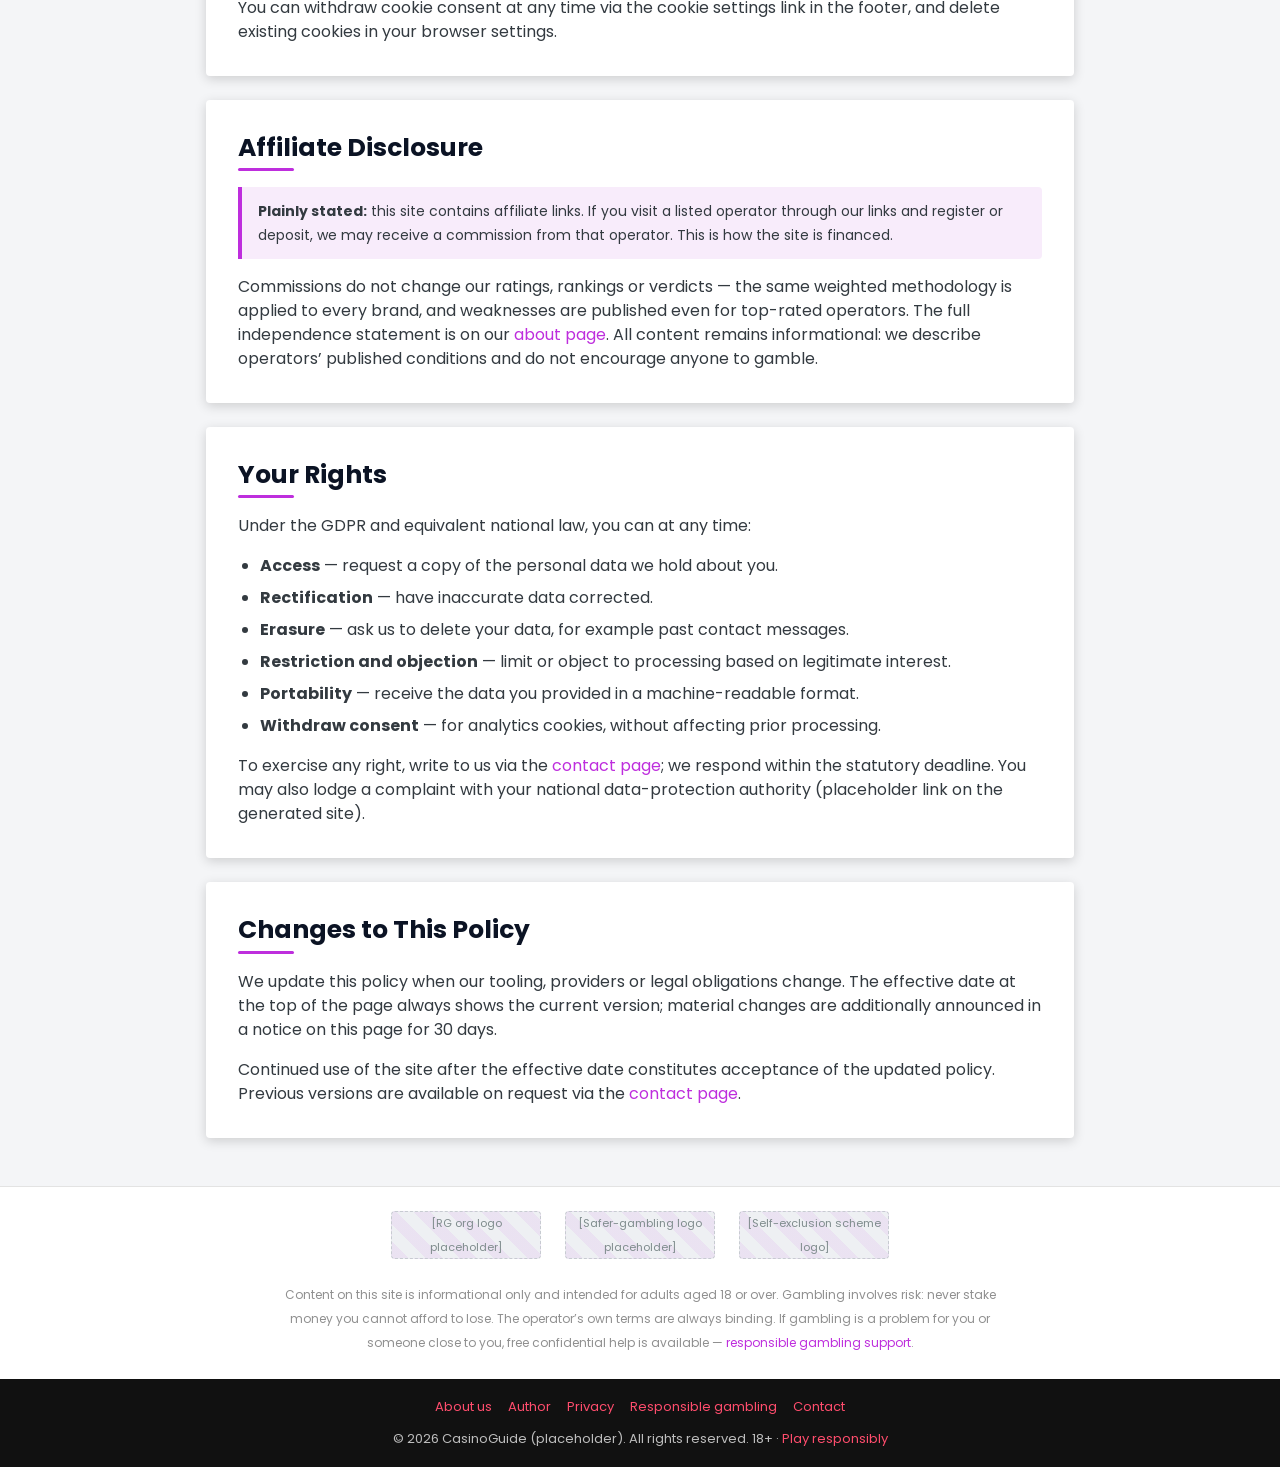
<file: privacy-policy.html>
<!DOCTYPE html>
<html lang="en">

<head>
  <meta charset="utf-8">
  <meta name="viewport" content="width=device-width, initial-scale=1">
  <title>Privacy Policy</title>
  <link rel="stylesheet" href="./style.css">
</head>

<body>
  <section class="page active" data-screen-label="Privacy Policy">

    <header class="site-header">
      <a class="logo" href="./index.html">Casino<span class="logo-accent">Guide</span></a>
      <nav class="main-nav" aria-label="Main menu">
        <a href="./index.html">Home</a>
        <a href="./casino-review.html">Casino Review</a>
        <a href="./responsible-gambling.html">Responsible Gambling</a>
        <a href="./about-us.html">About Us</a>
        <a href="./author.html">Author</a>
        <a href="./contact-us.html">Contact</a>
        <a href="./privacy-policy.html">Privacy</a>
      </nav>
      <button class="search-toggle" aria-label="Search">&#9906;</button>
    </header>

    <main class="wrap" style="padding-top:24px">

      <div class="space-box title-box">
        <nav class="breadcrumbs" aria-label="Breadcrumb">
          <a href="./index.html">Home</a> &rsaquo; <span>Privacy Policy</span>
        </nav>
        <h1>Privacy Policy</h1>
        <div class="meta-strip">
          <span class="updated">Effective date: 12 June 2026</span>
          <span class="small muted">Applies to this website only, not to the operators we review</span>
        </div>
      </div>

      <div class="space-box">
        <h2>Information We Collect</h2>
        <p>This is an informational website. You can read every page without creating an account, and we collect far less data than the casinos we write about. What we do process:</p>
        <ul>
          <li><strong>Contact data you send us</strong> — name (if you give one), email address and the content of your message when you write to our contact addresses.</li>
          <li><strong>Technical data</strong> — IP address, browser type, device class and the pages you visited, recorded in standard server logs.</li>
          <li><strong>Aggregated analytics</strong> — anonymised page-view statistics used to see which guides are read.</li>
        </ul>
        <p class="mb-0">We do not collect payment details, identity documents or gambling activity — those interactions happen on the operators&rsquo; sites under their own policies.</p>
      </div>

      <div class="space-box">
        <h2>How We Use Your Information</h2>
        <p>Each category of data is used for one purpose only:</p>
        <div class="table-scroll">
          <table>
            <caption>Purposes and legal bases (placeholder summary)</caption>
            <thead>
              <tr><th>Data</th><th>Purpose</th><th>Legal basis</th><th>Retention</th></tr>
            </thead>
            <tbody>
              <tr><td>Contact messages</td><td>Answering your enquiry, processing corrections</td><td>Legitimate interest / consent</td><td>12 months after the last reply</td></tr>
              <tr><td>Server logs</td><td>Security, abuse prevention, error diagnosis</td><td>Legitimate interest</td><td>30 days</td></tr>
              <tr><td>Analytics</td><td>Improving content and navigation</td><td>Consent (cookie banner)</td><td>Aggregated, no personal record</td></tr>
            </tbody>
          </table>
        </div>
        <p class="mb-0">We never sell personal data, and we never share it with casino operators. Service providers (hosting, email) process data only under our instructions.</p>
      </div>

      <div class="space-box">
        <h2>Cookies</h2>
        <p>This site uses a small number of cookies:</p>
        <ul>
          <li><strong>Strictly necessary cookies</strong> — remember your cookie choice itself and keep the site functioning; set without consent as permitted by law.</li>
          <li><strong>Analytics cookies</strong> — optional, set only after you accept them in the banner; used for anonymised usage statistics.</li>
          <li><strong>Affiliate tracking parameters</strong> — when you click a link to an operator, the destination URL may carry an identifier so the operator knows the visit came from this site. The tracking itself happens on the operator&rsquo;s domain under its own policy.</li>
        </ul>
        <p class="mb-0">You can withdraw cookie consent at any time via the cookie settings link in the footer, and delete existing cookies in your browser settings.</p>
      </div>

      <div class="space-box">
        <h2>Affiliate Disclosure</h2>
        <div class="note">
          <strong>Plainly stated:</strong> this site contains affiliate links. If you visit a listed operator through our links and register or deposit, we may receive a commission from that operator. This is how the site is financed.
        </div>
        <p class="mb-0">Commissions do not change our ratings, rankings or verdicts — the same weighted methodology is applied to every brand, and weaknesses are published even for top-rated operators. The full independence statement is on our <a href="./about-us.html">about page</a>. All content remains informational: we describe operators&rsquo; published conditions and do not encourage anyone to gamble.</p>
      </div>

      <div class="space-box">
        <h2>Your Rights</h2>
        <p>Under the GDPR and equivalent national law, you can at any time:</p>
        <ul>
          <li><strong>Access</strong> — request a copy of the personal data we hold about you.</li>
          <li><strong>Rectification</strong> — have inaccurate data corrected.</li>
          <li><strong>Erasure</strong> — ask us to delete your data, for example past contact messages.</li>
          <li><strong>Restriction and objection</strong> — limit or object to processing based on legitimate interest.</li>
          <li><strong>Portability</strong> — receive the data you provided in a machine-readable format.</li>
          <li><strong>Withdraw consent</strong> — for analytics cookies, without affecting prior processing.</li>
        </ul>
        <p class="mb-0">To exercise any right, write to us via the <a href="./contact-us.html">contact page</a>; we respond within the statutory deadline. You may also lodge a complaint with your national data-protection authority (placeholder link on the generated site).</p>
      </div>

      <div class="space-box">
        <h2>Changes to This Policy</h2>
        <p>We update this policy when our tooling, providers or legal obligations change. The effective date at the top of the page always shows the current version; material changes are additionally announced in a notice on this page for 30 days.</p>
        <p class="mb-0">Continued use of the site after the effective date constitutes acceptance of the updated policy. Previous versions are available on request via the <a href="./contact-us.html">contact page</a>.</p>
      </div>

    </main>

    <footer class="site-footer">
      <div class="rg-strip">
        <div class="wrap">
          <div class="rg-logo"><div class="ph"><span>[RG org logo placeholder]</span></div></div>
          <div class="rg-logo"><div class="ph"><span>[Safer-gambling logo placeholder]</span></div></div>
          <div class="rg-logo"><div class="ph"><span>[Self-exclusion scheme logo]</span></div></div>
        </div>
      </div>
      <div class="rg-disclaimer">
        <div class="wrap">
          <p class="mb-0">Content on this site is informational only and intended for adults aged 18 or over. Gambling involves risk: never stake money you cannot afford to lose. The operator&rsquo;s own terms are always binding. If gambling is a problem for you or someone close to you, free confidential help is available — <a href="./responsible-gambling.html">responsible gambling support</a>.</p>
        </div>
      </div>
      <div class="copyright-bar">
        <div class="footer-links">
          <a href="./about-us.html">About us</a>
          <a href="./author.html">Author</a>
          <a href="./privacy-policy.html">Privacy</a>
          <a href="./responsible-gambling.html">Responsible gambling</a>
          <a href="./contact-us.html">Contact</a>
        </div>
        &copy; 2026 CasinoGuide (placeholder). All rights reserved. 18+ &middot; <a href="./responsible-gambling.html">Play responsibly</a>
      </div>
    </footer>

  </section>
</body>

</html>
</file>
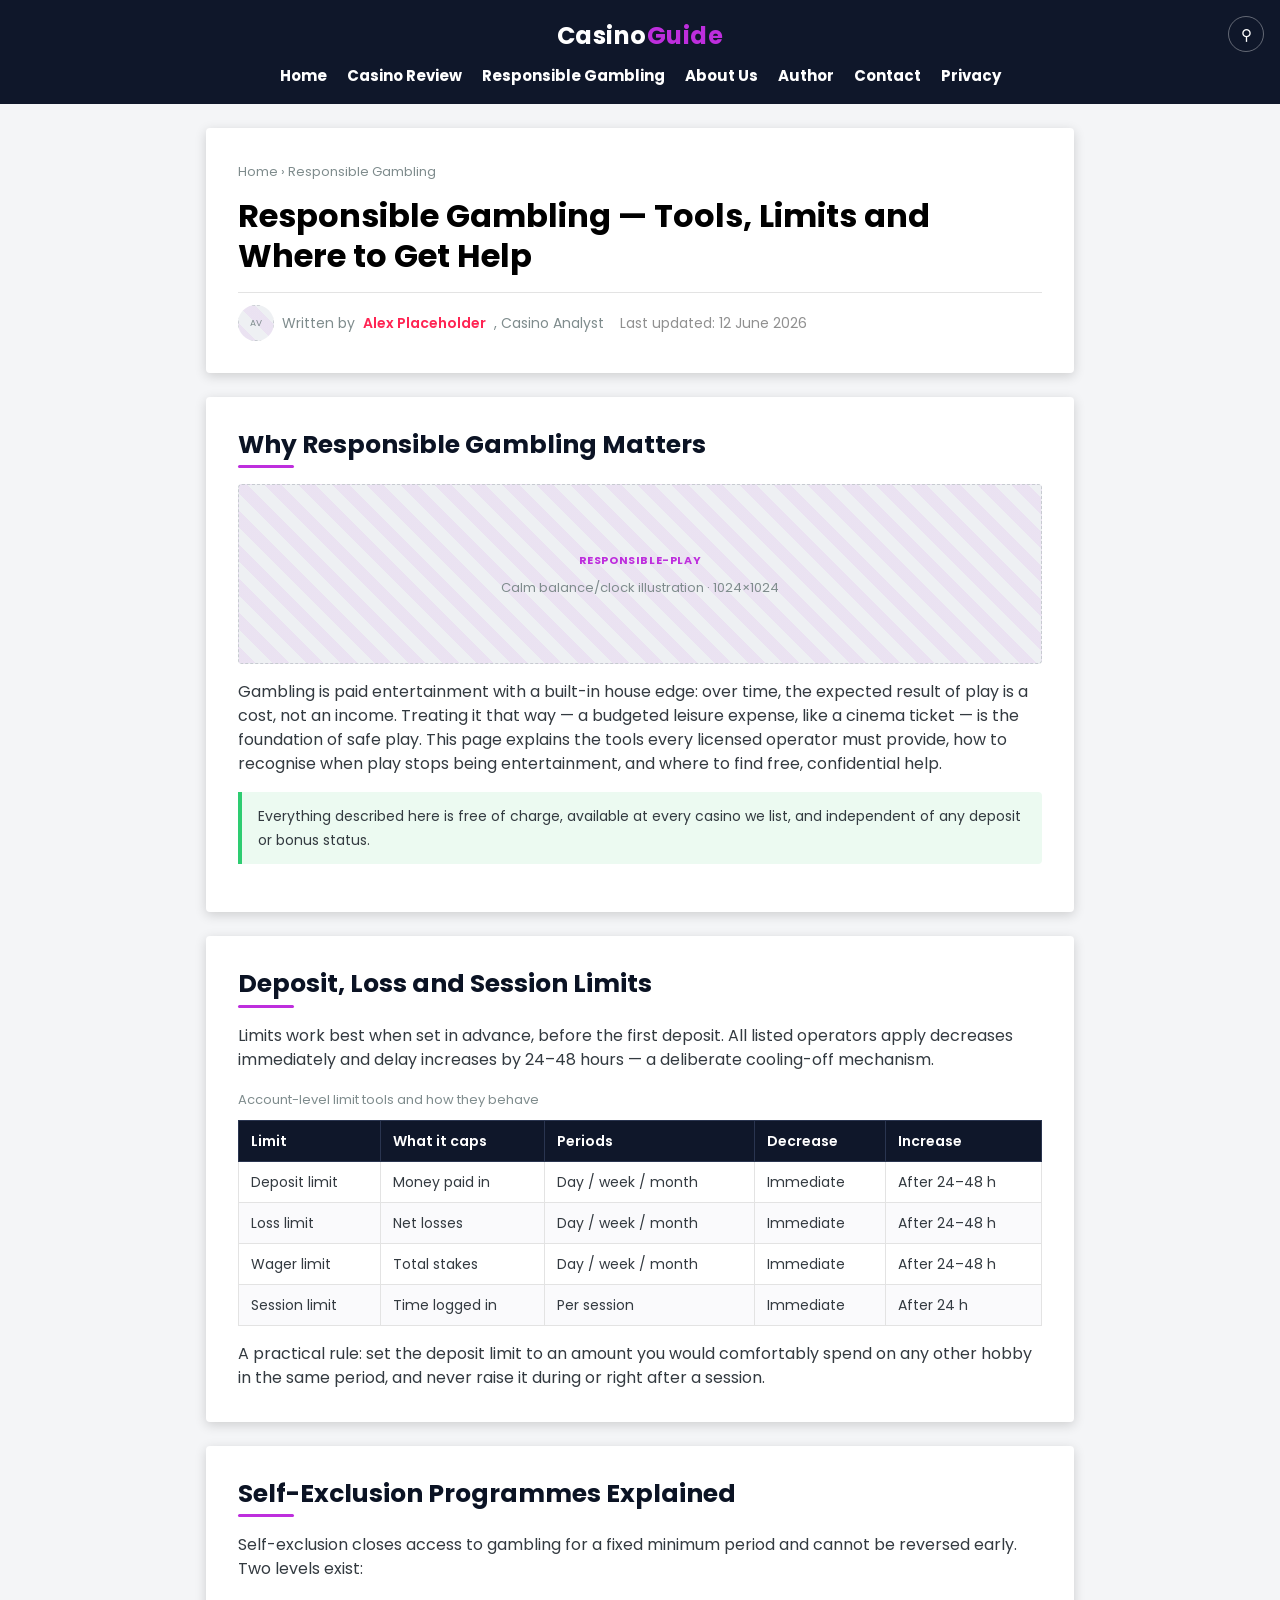
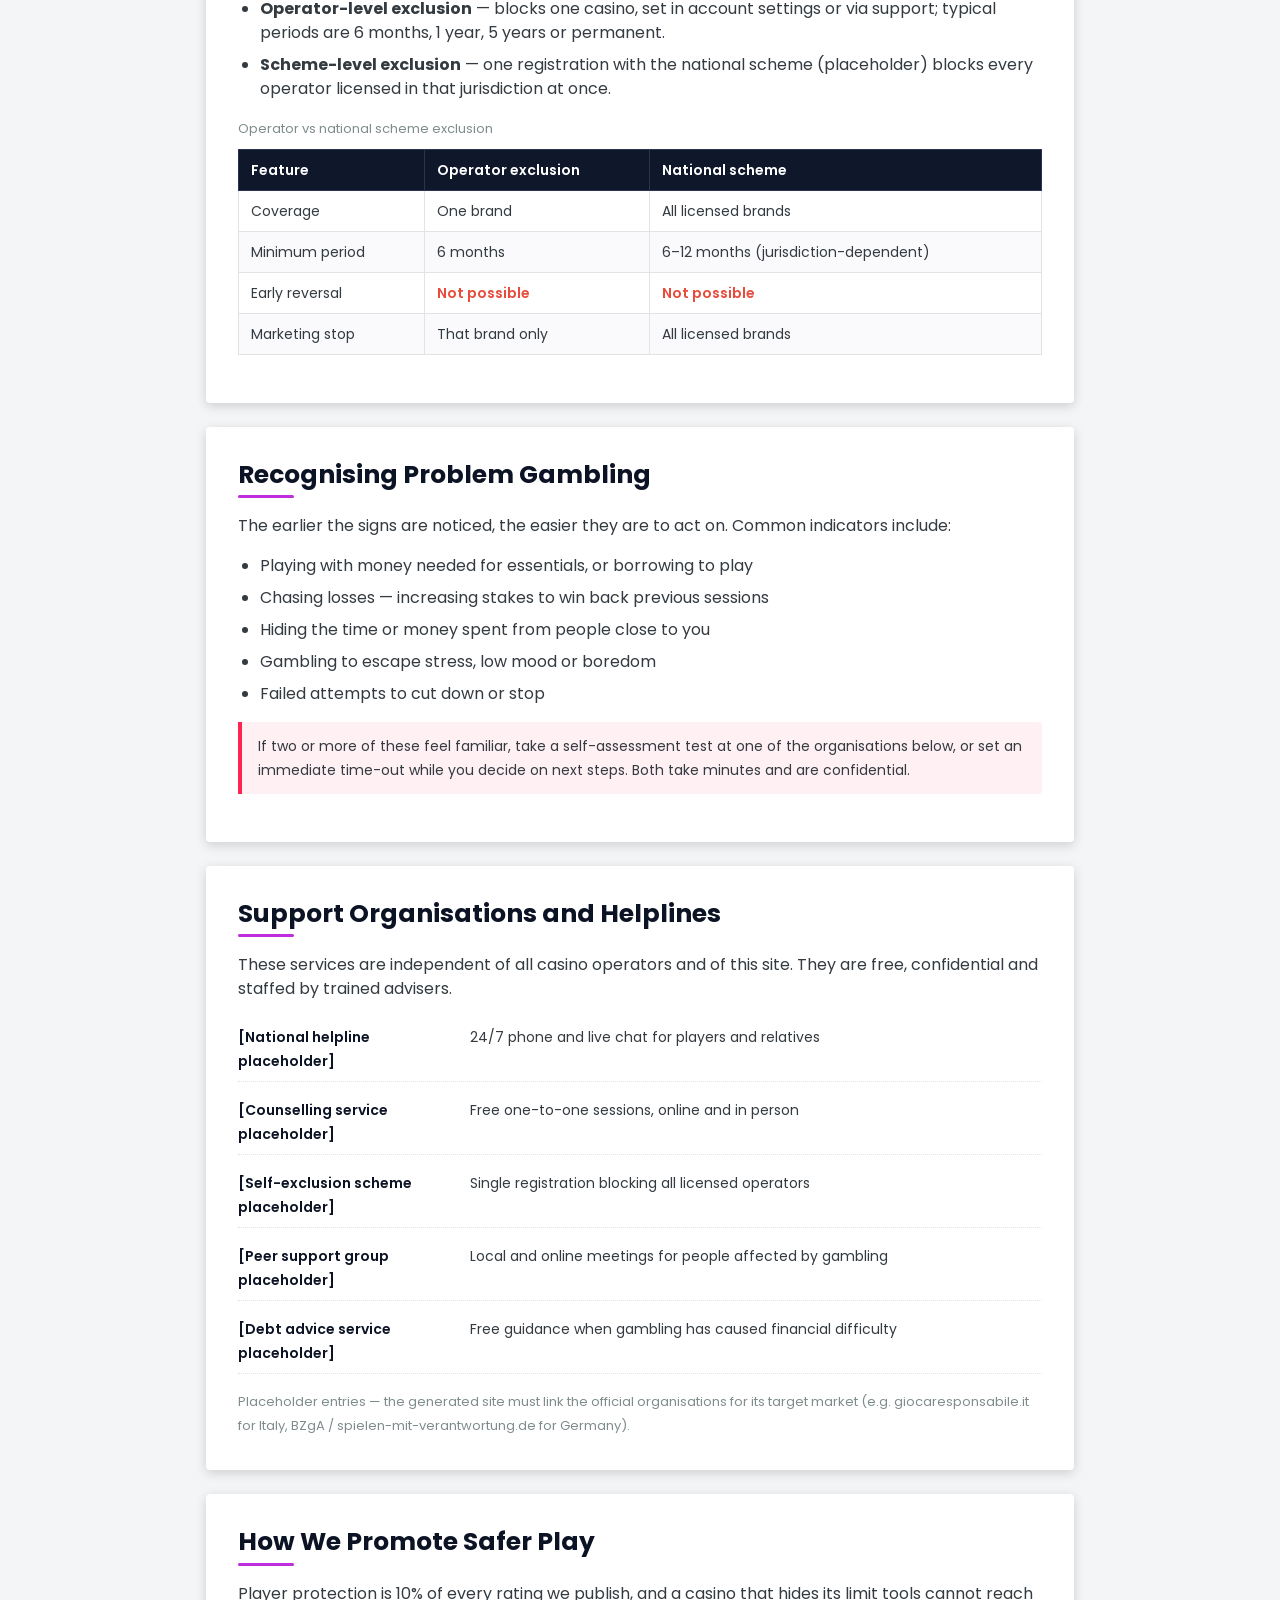
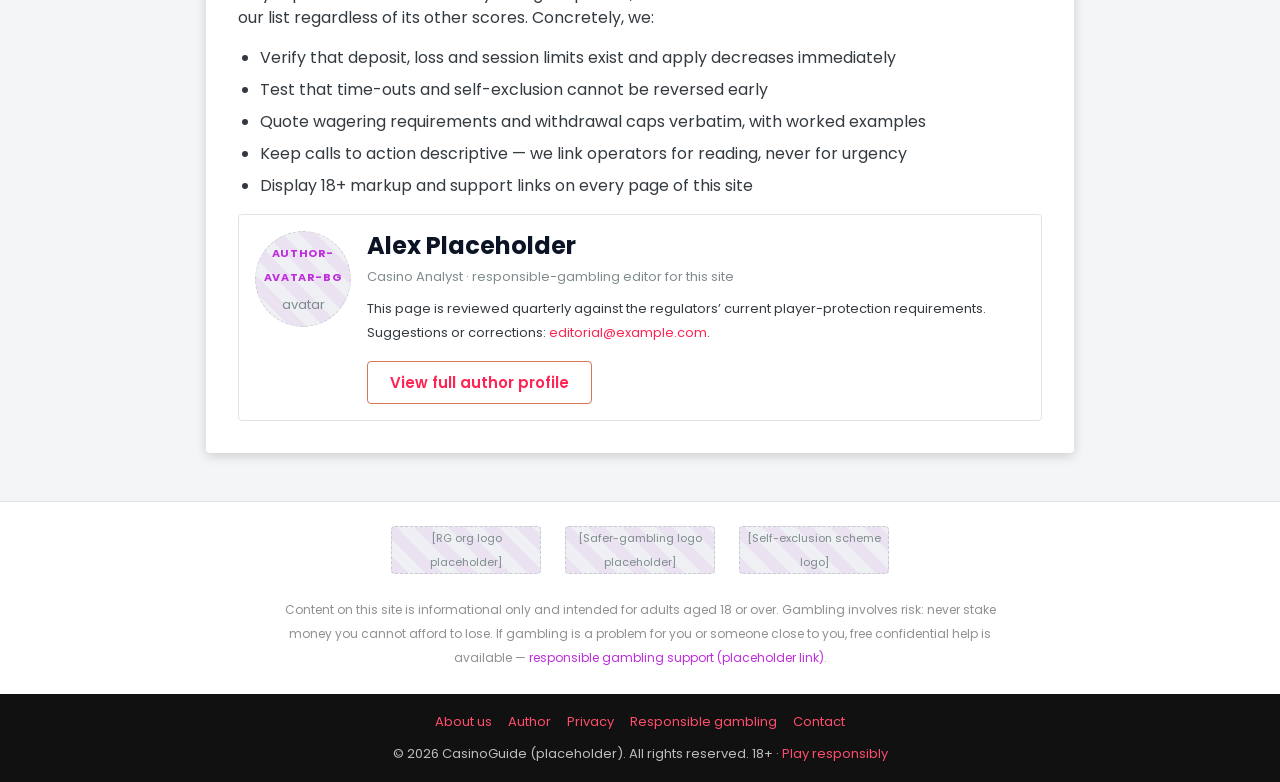
<file: responsible-gambling.html>
<!DOCTYPE html>
<html lang="en">

<head>
  <meta charset="utf-8">
  <meta name="viewport" content="width=device-width, initial-scale=1">
  <title>Responsible Gambling — Tools, Limits and Where to Get Help</title>
  <link rel="stylesheet" href="./style.css">
</head>

<body>
  <section class="page active" data-screen-label="Responsible Gambling">

    <header class="site-header">
      <a class="logo" href="./index.html">Casino<span class="logo-accent">Guide</span></a>
      <nav class="main-nav" aria-label="Main menu">
        <a href="./index.html">Home</a>
        <a href="./casino-review.html">Casino Review</a>
        <a href="./responsible-gambling.html">Responsible Gambling</a>
        <a href="./about-us.html">About Us</a>
        <a href="./author.html">Author</a>
        <a href="./contact-us.html">Contact</a>
        <a href="./privacy-policy.html">Privacy</a>
      </nav>
      <button class="search-toggle" aria-label="Search">&#9906;</button>
    </header>

    <main class="wrap" style="padding-top:24px">

      <div class="space-box title-box">
        <nav class="breadcrumbs" aria-label="Breadcrumb">
          <a href="./index.html">Home</a> &rsaquo; <span>Responsible Gambling</span>
        </nav>
        <h1>Responsible Gambling — Tools, Limits and Where to Get Help</h1>
        <div class="meta-strip">
          <span class="byline">
            <span class="avatar-sm"><div class="ph" style="min-height:36px;height:36px;padding:2px;font-size:9px">AV</div></span>
            Written by <a href="./author.html">Alex Placeholder</a>, Casino Analyst
          </span>
          <span class="updated">Last updated: 12 June 2026</span>
        </div>
      </div>

      <div class="space-box">
        <h2>Why Responsible Gambling Matters</h2>
        <div class="ph" style="height:180px"><span class="ph-tag">responsible-play</span><span>Calm balance/clock illustration &middot; 1024&times;1024</span></div>
        <p style="margin-top:16px">Gambling is paid entertainment with a built-in house edge: over time, the expected result of play is a cost, not an income. Treating it that way — a budgeted leisure expense, like a cinema ticket — is the foundation of safe play. This page explains the tools every licensed operator must provide, how to recognise when play stops being entertainment, and where to find free, confidential help.</p>
        <div class="note safe">
          Everything described here is free of charge, available at every casino we list, and independent of any deposit or bonus status.
        </div>
      </div>

      <div class="space-box">
        <h2>Deposit, Loss and Session Limits</h2>
        <p>Limits work best when set in advance, before the first deposit. All listed operators apply decreases immediately and delay increases by 24–48 hours — a deliberate cooling-off mechanism.</p>
        <div class="table-scroll">
          <table>
            <caption>Account-level limit tools and how they behave</caption>
            <thead>
              <tr><th>Limit</th><th>What it caps</th><th>Periods</th><th>Decrease</th><th>Increase</th></tr>
            </thead>
            <tbody>
              <tr><td>Deposit limit</td><td>Money paid in</td><td>Day / week / month</td><td>Immediate</td><td>After 24–48 h</td></tr>
              <tr><td>Loss limit</td><td>Net losses</td><td>Day / week / month</td><td>Immediate</td><td>After 24–48 h</td></tr>
              <tr><td>Wager limit</td><td>Total stakes</td><td>Day / week / month</td><td>Immediate</td><td>After 24–48 h</td></tr>
              <tr><td>Session limit</td><td>Time logged in</td><td>Per session</td><td>Immediate</td><td>After 24 h</td></tr>
            </tbody>
          </table>
        </div>
        <p class="mb-0">A practical rule: set the deposit limit to an amount you would comfortably spend on any other hobby in the same period, and never raise it during or right after a session.</p>
      </div>

      <div class="space-box">
        <h2>Self-Exclusion Programmes Explained</h2>
        <p>Self-exclusion closes access to gambling for a fixed minimum period and cannot be reversed early. Two levels exist:</p>
        <ul>
          <li><strong>Operator-level exclusion</strong> — blocks one casino, set in account settings or via support; typical periods are 6 months, 1 year, 5 years or permanent.</li>
          <li><strong>Scheme-level exclusion</strong> — one registration with the national scheme (placeholder) blocks every operator licensed in that jurisdiction at once.</li>
        </ul>
        <div class="table-scroll">
          <table>
            <caption>Operator vs national scheme exclusion</caption>
            <thead>
              <tr><th>Feature</th><th>Operator exclusion</th><th>National scheme</th></tr>
            </thead>
            <tbody>
              <tr><td>Coverage</td><td>One brand</td><td>All licensed brands</td></tr>
              <tr><td>Minimum period</td><td>6 months</td><td>6–12 months (jurisdiction-dependent)</td></tr>
              <tr><td>Early reversal</td><td><span class="no">Not possible</span></td><td><span class="no">Not possible</span></td></tr>
              <tr><td>Marketing stop</td><td>That brand only</td><td>All licensed brands</td></tr>
            </tbody>
          </table>
        </div>
      </div>

      <div class="space-box">
        <h2>Recognising Problem Gambling</h2>
        <p>The earlier the signs are noticed, the easier they are to act on. Common indicators include:</p>
        <ul>
          <li>Playing with money needed for essentials, or borrowing to play</li>
          <li>Chasing losses — increasing stakes to win back previous sessions</li>
          <li>Hiding the time or money spent from people close to you</li>
          <li>Gambling to escape stress, low mood or boredom</li>
          <li>Failed attempts to cut down or stop</li>
        </ul>
        <div class="note warn">
          If two or more of these feel familiar, take a self-assessment test at one of the organisations below, or set an immediate time-out while you decide on next steps. Both take minutes and are confidential.
        </div>
      </div>

      <div class="space-box">
        <h2>Support Organisations and Helplines</h2>
        <p>These services are independent of all casino operators and of this site. They are free, confidential and staffed by trained advisers.</p>
        <ul class="resource-list">
          <li><span class="org">[National helpline placeholder]</span><span>24/7 phone and live chat for players and relatives</span></li>
          <li><span class="org">[Counselling service placeholder]</span><span>Free one-to-one sessions, online and in person</span></li>
          <li><span class="org">[Self-exclusion scheme placeholder]</span><span>Single registration blocking all licensed operators</span></li>
          <li><span class="org">[Peer support group placeholder]</span><span>Local and online meetings for people affected by gambling</span></li>
          <li><span class="org">[Debt advice service placeholder]</span><span>Free guidance when gambling has caused financial difficulty</span></li>
        </ul>
        <p class="mb-0 small muted">Placeholder entries — the generated site must link the official organisations for its target market (e.g. giocaresponsabile.it for Italy, BZgA / spielen-mit-verantwortung.de for Germany).</p>
      </div>

      <div class="space-box">
        <h2>How We Promote Safer Play</h2>
        <p>Player protection is 10% of every rating we publish, and a casino that hides its limit tools cannot reach our list regardless of its other scores. Concretely, we:</p>
        <ul>
          <li>Verify that deposit, loss and session limits exist and apply decreases immediately</li>
          <li>Test that time-outs and self-exclusion cannot be reversed early</li>
          <li>Quote wagering requirements and withdrawal caps verbatim, with worked examples</li>
          <li>Keep calls to action descriptive — we link operators for reading, never for urgency</li>
          <li>Display 18+ markup and support links on every page of this site</li>
        </ul>
        <div class="author-card">
          <div class="avatar"><div class="ph"><span class="ph-tag">author-avatar-bg</span><span>avatar</span></div></div>
          <div>
            <h3>Alex Placeholder</h3>
            <p class="role">Casino Analyst &middot; responsible-gambling editor for this site</p>
            <p class="small">This page is reviewed quarterly against the regulators&rsquo; current player-protection requirements. Suggestions or corrections: <a href="#">editorial@example.com</a>.</p>
            <a class="btn btn-author" href="./author.html">View full author profile</a>
          </div>
        </div>
      </div>

    </main>

    <footer class="site-footer">
      <div class="rg-strip">
        <div class="wrap">
          <div class="rg-logo"><div class="ph"><span>[RG org logo placeholder]</span></div></div>
          <div class="rg-logo"><div class="ph"><span>[Safer-gambling logo placeholder]</span></div></div>
          <div class="rg-logo"><div class="ph"><span>[Self-exclusion scheme logo]</span></div></div>
        </div>
      </div>
      <div class="rg-disclaimer">
        <div class="wrap">
          <p class="mb-0">Content on this site is informational only and intended for adults aged 18 or over. Gambling involves risk: never stake money you cannot afford to lose. If gambling is a problem for you or someone close to you, free confidential help is available — <a href="./responsible-gambling.html">responsible gambling support (placeholder link)</a>.</p>
        </div>
      </div>
      <div class="copyright-bar">
        <div class="footer-links">
          <a href="./about-us.html">About us</a>
          <a href="./author.html">Author</a>
          <a href="./privacy-policy.html">Privacy</a>
          <a href="./responsible-gambling.html">Responsible gambling</a>
          <a href="./contact-us.html">Contact</a>
        </div>
        &copy; 2026 CasinoGuide (placeholder). All rights reserved. 18+ &middot; <a href="./responsible-gambling.html">Play responsibly</a>
      </div>
    </footer>

  </section>
</body>

</html>
</file>
<file: style.css>
/* ==========================================================================
   non-gamstop-listicle — design system
   Long-form editorial casino listicle: light-gray page, white content cards,
   dark navy header, magenta accent, sober informational register.
   ========================================================================== */

@import url("https://fonts.googleapis.com/css2?family=Poppins:ital,wght@0,400;0,500;0,600;0,700;1,400&display=swap");

:root {
  /* palette */
  --page-bg: #f4f5f7;
  --surface: #ffffff;
  --header-bg: #0f172a;
  --copyright-bg: #111111;
  --accent: #be2edd;          /* primary — buttons, hovers, heading ticks */
  --accent-dark: #9b22b6;
  --accent-soft: #f8ecfb;
  --secondary: #ff2453;       /* author links, highlights */
  --footer-link: #ff4d6d;
  --tertiary: #d97559;        /* author-card outline button */
  --success: #2ecc71;
  --success-bright: #2edd6c;
  --danger: #e74c3c;
  --muted: #7f8c8d;
  --muted-2: #909090;
  --ink: #000000;
  --ink-heading: #0b1324;
  --body-text: #333a40;
  --border: #e3e3e3;

  /* type */
  --font-sans: "Poppins", "Montserrat", "Helvetica Neue", Arial, sans-serif;
  --fs-body: 16px;
  --lh-body: 24px;

  /* spacing scale */
  --sp-1: 4px;
  --sp-2: 8px;
  --sp-3: 12px;
  --sp-4: 16px;
  --sp-5: 24px;
  --sp-6: 32px;
  --sp-7: 48px;
  --sp-8: 64px;

  /* shape */
  --radius: 4px;
  --radius-lg: 8px;
  --shadow-card: 0 3px 12px rgba(0, 0, 0, 0.16);
  --content-width: 900px;
}

/* ---------- reset / base ---------- */

*,
*::before,
*::after {
  box-sizing: border-box;
}

html {
  -webkit-text-size-adjust: 100%;
}

body {
  margin: 0;
  background: var(--page-bg);
  color: var(--body-text);
  font-family: var(--font-sans);
  font-size: var(--fs-body);
  line-height: var(--lh-body);
}

img {
  max-width: 100%;
  display: block;
}

a {
  color: var(--accent);
  text-decoration: none;
  transition: color 0.15s ease;
}

a:hover {
  color: var(--accent-dark);
  text-decoration: underline;
}

p {
  margin: 0 0 var(--sp-4);
}

ul,
ol {
  margin: 0 0 var(--sp-4);
  padding-left: 22px;
}

li {
  margin-bottom: var(--sp-2);
}

/* ---------- headings ---------- */

h1,
h2,
h3,
h4 {
  color: var(--ink-heading);
  font-weight: 700;
  line-height: 1.25;
  margin: 0 0 var(--sp-4);
}

h1 {
  font-size: 32px;
  color: var(--ink);
}

h2 {
  font-size: 25px;
  padding-bottom: var(--sp-2);
  position: relative;
}

/* magenta underline tick — signature of the reference design */
h2::after {
  content: "";
  position: absolute;
  left: 0;
  bottom: 0;
  width: 56px;
  height: 3px;
  border-radius: 2px;
  background: var(--accent);
}

h3 {
  font-size: 20px;
}

h4 {
  font-size: 17px;
}

/* ---------- layout shell ---------- */

.wrap {
  max-width: var(--content-width);
  margin: 0 auto;
  padding: 0 var(--sp-4);
}

/* white content card */
.space-box {
  background: var(--surface);
  border-radius: var(--radius);
  box-shadow: var(--shadow-card);
  padding: var(--sp-6);
  margin-bottom: var(--sp-5);
}

/* ---------- header ---------- */

.site-header {
  background: var(--header-bg);
  padding: var(--sp-5) var(--sp-4) var(--sp-4);
  text-align: center;
  position: relative;
}

.site-header .logo {
  display: inline-block;
  max-width: 200px;
  margin: 0 auto var(--sp-4);
  color: #ffffff;
  font-size: 24px;
  font-weight: 700;
  letter-spacing: 0.5px;
}

.site-header .logo .logo-accent {
  color: var(--accent);
}

.main-nav {
  display: flex;
  justify-content: center;
  flex-wrap: wrap;
  gap: 20px;
}

.main-nav a {
  color: #ffffff;
  font-weight: 700;
  font-size: 15px;
  text-transform: none;
}

.main-nav a:hover {
  color: var(--accent);
  text-decoration: none;
}

.search-toggle {
  position: absolute;
  top: var(--sp-4);
  right: var(--sp-4);
  width: 36px;
  height: 36px;
  border: 1px solid rgba(255, 255, 255, 0.35);
  border-radius: 50%;
  background: transparent;
  color: #ffffff;
  font-size: 15px;
  line-height: 1;
  cursor: pointer;
}

.search-toggle:hover {
  border-color: var(--accent);
  color: var(--accent);
}



/* ---------- title / meta strip ---------- */

.title-box {
  text-align: left;
}

.breadcrumbs {
  font-size: 13px;
  color: var(--muted);
  margin-bottom: var(--sp-3);
}

.breadcrumbs a {
  color: var(--muted);
}

.breadcrumbs a:hover {
  color: var(--accent);
}

.meta-strip {
  display: flex;
  align-items: center;
  flex-wrap: wrap;
  gap: var(--sp-3) var(--sp-4);
  padding-top: var(--sp-3);
  border-top: 1px solid var(--border);
  font-size: 14px;
  color: var(--muted);
}

.meta-strip .byline {
  display: inline-flex;
  align-items: center;
  gap: var(--sp-2);
}

.meta-strip .byline a {
  color: var(--secondary);
  font-weight: 600;
}

.avatar-sm {
  width: 36px;
  height: 36px;
  border-radius: 50%;
  overflow: hidden;
  flex: 0 0 36px;
}

.updated {
  color: var(--muted-2);
}

/* ---------- hero ---------- */

.hero .ph {
  height: 280px;
  border-radius: var(--radius);
}

/* ---------- placeholder blocks (wireframe) ---------- */

.ph {
  display: flex;
  flex-direction: column;
  align-items: center;
  justify-content: center;
  gap: var(--sp-1);
  background:
    repeating-linear-gradient(45deg, rgba(190, 46, 221, 0.07) 0 12px, transparent 12px 24px),
    #eef0f3;
  border: 1px dashed #c7cbd1;
  border-radius: var(--radius);
  color: var(--muted);
  font-size: 13px;
  text-align: center;
  min-height: 80px;
  padding: var(--sp-3);
}

.ph.dark {
  background:
    repeating-linear-gradient(45deg, rgba(190, 46, 221, 0.18) 0 12px, transparent 12px 24px),
    var(--header-bg);
  color: #c4c9d4;
  border-color: #38415a;
}

.ph-tag {
  font-size: 11px;
  font-weight: 700;
  text-transform: uppercase;
  letter-spacing: 0.6px;
  color: var(--accent);
}

/* ---------- ranked casino cards ---------- */

.casino-card {
  border: 1px solid var(--border);
  border-radius: var(--radius);
  margin-bottom: var(--sp-5);
  overflow: hidden;
}

.casino-card__head {
  display: flex;
  align-items: center;
  gap: var(--sp-4);
  padding: var(--sp-4);
  background: #fafafc;
  border-bottom: 1px solid var(--border);
}

.rank-no {
  flex: 0 0 40px;
  width: 40px;
  height: 40px;
  display: flex;
  align-items: center;
  justify-content: center;
  background: var(--accent);
  color: #ffffff;
  font-weight: 700;
  font-size: 18px;
  border-radius: 50%;
}

.casino-card__brand {
  flex: 0 0 120px;
}

.casino-card__brand .ph {
  min-height: 56px;
  padding: var(--sp-2);
}

.casino-card__title {
  flex: 1 1 auto;
}

.casino-card__title h3 {
  margin: 0 0 2px;
}

.stars {
  color: #f1c40f;
  font-size: 14px;
  letter-spacing: 2px;
}

.stars .score {
  color: var(--muted);
  font-size: 13px;
  letter-spacing: normal;
  margin-left: var(--sp-2);
}

.casino-card__body {
  padding: var(--sp-4);
}

.kv-list {
  list-style: none;
  padding: 0;
  margin: 0 0 var(--sp-4);
  font-size: 14px;
}

.kv-list li {
  display: flex;
  gap: var(--sp-2);
  padding: var(--sp-2) 0;
  border-bottom: 1px dotted var(--border);
}

.kv-list .k {
  flex: 0 0 180px;
  color: var(--muted);
  font-weight: 600;
}

.kv-list .v {
  color: var(--body-text);
}

/* per-card strengths / weaknesses two columns */
.sw-cols {
  display: grid;
  grid-template-columns: 1fr 1fr;
  gap: var(--sp-4);
  margin-bottom: var(--sp-4);
}

.sw-col {
  background: #fafafc;
  border: 1px solid var(--border);
  border-radius: var(--radius);
  padding: var(--sp-3) var(--sp-4);
  font-size: 14px;
}

.sw-col h4 {
  font-size: 14px;
  margin-bottom: var(--sp-2);
}

.sw-col ul {
  margin: 0;
  padding-left: 18px;
}

.sw-col.pros h4 {
  color: var(--success);
}

.sw-col.cons h4 {
  color: var(--danger);
}

.sw-col.pros li::marker {
  color: var(--success-bright);
}

.sw-col.cons li::marker {
  color: var(--danger);
}

.casino-card__cta {
  display: flex;
  align-items: center;
  gap: var(--sp-4);
  flex-wrap: wrap;
}

.terms-note {
  font-size: 12px;
  color: var(--muted-2);
  flex: 1 1 240px;
}

/* ---------- buttons (subdued, informational) ---------- */

.btn {
  display: inline-block;
  padding: 10px 22px;
  border-radius: var(--radius);
  font-weight: 600;
  font-size: 15px;
  line-height: 1.4;
  cursor: pointer;
  border: 1px solid transparent;
  text-align: center;
}

.btn-primary {
  background: var(--accent);
  color: #ffffff;
}

.btn-primary:hover {
  background: var(--accent-dark);
  color: #ffffff;
  text-decoration: none;
}

.btn-outline {
  background: transparent;
  border-color: var(--accent);
  color: var(--accent);
}

.btn-outline:hover {
  background: var(--accent-soft);
  text-decoration: none;
}

.btn-author {
  background: transparent;
  border-color: var(--tertiary);
  color: var(--tertiary);
}

.btn-author:hover {
  background: rgba(217, 117, 89, 0.08);
  color: var(--tertiary);
  text-decoration: none;
}

/* ---------- data tables ---------- */

.table-scroll {
  overflow-x: auto;
  margin-bottom: var(--sp-4);
}

table {
  width: 100%;
  border-collapse: collapse;
  font-size: 14px;
}

caption {
  caption-side: top;
  text-align: left;
  font-size: 13px;
  color: var(--muted);
  padding-bottom: var(--sp-2);
}

th,
td {
  border: 1px solid var(--border);
  padding: var(--sp-2) var(--sp-3);
  text-align: left;
  vertical-align: top;
}

thead th {
  background: var(--header-bg);
  color: #ffffff;
  font-weight: 600;
  border-color: #2a3550;
}

tbody tr:nth-child(even) {
  background: #fafafc;
}

td .ok {
  color: var(--success);
  font-weight: 600;
}

td .no {
  color: var(--danger);
  font-weight: 600;
}

/* ---------- global pros / cons block ---------- */

.proscons {
  display: grid;
  grid-template-columns: 1fr 1fr;
  gap: var(--sp-4);
  margin-bottom: var(--sp-4);
}

.proscons .col {
  border-radius: var(--radius);
  padding: var(--sp-4);
  border: 1px solid var(--border);
}

.proscons .col.pros {
  border-top: 3px solid var(--success);
}

.proscons .col.cons {
  border-top: 3px solid var(--danger);
}

.proscons h3 {
  font-size: 16px;
  margin-bottom: var(--sp-3);
}

/* ---------- methodology criteria ---------- */

.criteria-grid {
  display: grid;
  grid-template-columns: repeat(3, 1fr);
  gap: var(--sp-4);
  margin-bottom: var(--sp-4);
}

.criterion {
  border: 1px solid var(--border);
  border-radius: var(--radius);
  padding: var(--sp-4);
  font-size: 14px;
}

.criterion .weight {
  display: inline-block;
  background: var(--accent-soft);
  color: var(--accent);
  font-weight: 700;
  font-size: 12px;
  border-radius: 999px;
  padding: 2px 10px;
  margin-bottom: var(--sp-2);
}

.criterion h3 {
  font-size: 15px;
  margin-bottom: var(--sp-1);
}

.criterion p {
  margin: 0;
  color: var(--muted);
}

/* ---------- key-metrics strip (about / author pages) ---------- */

.stat-grid {
  display: grid;
  grid-template-columns: repeat(4, 1fr);
  gap: var(--sp-4);
  margin-bottom: var(--sp-4);
}

.stat {
  border: 1px solid var(--border);
  border-radius: var(--radius);
  padding: var(--sp-4);
  text-align: center;
}

.stat .stat-value {
  display: block;
  font-size: 28px;
  font-weight: 700;
  color: var(--accent);
  line-height: 1.2;
  margin-bottom: var(--sp-1);
}

.stat .stat-label {
  font-size: 13px;
  color: var(--muted);
}

/* ---------- callouts ---------- */

.note {
  border-left: 4px solid var(--accent);
  background: var(--accent-soft);
  border-radius: 0 var(--radius) var(--radius) 0;
  padding: var(--sp-3) var(--sp-4);
  font-size: 14px;
  margin-bottom: var(--sp-4);
}

.note.warn {
  border-left-color: var(--secondary);
  background: #fff0f3;
}

.note.safe {
  border-left-color: var(--success);
  background: #ecfaf1;
}

/* ---------- author / E-E-A-T card ---------- */

.author-card {
  display: flex;
  gap: var(--sp-4);
  align-items: flex-start;
  border: 1px solid var(--border);
  border-radius: var(--radius);
  padding: var(--sp-4);
}

.author-card .avatar {
  flex: 0 0 96px;
  width: 96px;
  height: 96px;
  border-radius: 50%;
  overflow: hidden;
}

.author-card .avatar .ph {
  width: 96px;
  height: 96px;
  min-height: 96px;
  border-radius: 50%;
  padding: var(--sp-1);
}

.author-card h3 {
  font-size: 24px;
  font-weight: 700;
  margin-bottom: var(--sp-1);
}

.author-card .role {
  color: var(--muted);
  font-size: 13px;
  margin-bottom: var(--sp-2);
}

.author-card a {
  color: var(--secondary);
}

/* ---------- FAQ ---------- */

.faq-item {
  border-bottom: 1px solid var(--border);
  padding: var(--sp-3) 0;
}

.faq-item:last-child {
  border-bottom: 0;
}

.faq-item h3 {
  font-size: 16px;
  margin-bottom: var(--sp-2);
}

.faq-item h3::before {
  content: "Q. ";
  color: var(--accent);
}

.faq-item p {
  margin: 0;
  color: var(--body-text);
  font-size: 15px;
}

/* ---------- resource list ---------- */

.resource-list {
  list-style: none;
  padding: 0;
  margin: 0 0 var(--sp-4);
}

.resource-list li {
  display: flex;
  gap: var(--sp-3);
  align-items: baseline;
  padding: var(--sp-2) 0;
  border-bottom: 1px dotted var(--border);
  font-size: 14px;
}

.resource-list .org {
  font-weight: 600;
  color: var(--ink-heading);
  flex: 0 0 220px;
}

/* ---------- footer ---------- */

.site-footer {
  margin-top: var(--sp-7);
}

.rg-strip {
  background: var(--surface);
  border-top: 1px solid var(--border);
  padding: var(--sp-5) var(--sp-4);
}

.rg-strip .wrap {
  display: flex;
  align-items: center;
  justify-content: center;
  flex-wrap: wrap;
  gap: var(--sp-5);
}

.rg-logo {
  width: 150px;
  max-height: 60px;
}

.rg-logo .ph {
  min-height: 48px;
  height: 48px;
  padding: var(--sp-1);
  font-size: 11px;
}

.rg-disclaimer {
  background: var(--surface);
  padding: 0 var(--sp-4) var(--sp-5);
  text-align: center;
  font-size: 12px;
  color: var(--muted-2);
}

.rg-disclaimer .wrap {
  max-width: 760px;
}

.copyright-bar {
  background: var(--copyright-bg);
  color: #bdbdbd;
  text-align: center;
  padding: var(--sp-4);
  font-size: 13px;
}

.copyright-bar a {
  color: var(--footer-link);
}

.copyright-bar a:hover {
  color: #ffffff;
}

.footer-links {
  display: flex;
  justify-content: center;
  flex-wrap: wrap;
  gap: var(--sp-4);
  margin-bottom: var(--sp-2);
}

/* ---------- utilities ---------- */

.muted {
  color: var(--muted);
}

.small {
  font-size: 13px;
}

.text-center {
  text-align: center;
}

.mt-0 {
  margin-top: 0;
}

.mb-0 {
  margin-bottom: 0;
}

/* ---------- responsive ---------- */

@media (max-width: 768px) {
  h1 {
    font-size: 25px;
  }

  h2 {
    font-size: 21px;
  }

  .space-box {
    padding: var(--sp-4);
  }

  .main-nav {
    gap: var(--sp-3) var(--sp-4);
  }

  .casino-card__head {
    flex-wrap: wrap;
  }

  .casino-card__brand {
    flex-basis: 96px;
  }

  .sw-cols,
  .proscons {
    grid-template-columns: 1fr;
  }

  .criteria-grid {
    grid-template-columns: 1fr;
  }

  .stat-grid {
    grid-template-columns: repeat(2, 1fr);
  }

  .kv-list li {
    flex-direction: column;
    gap: 0;
  }

  .kv-list .k {
    flex-basis: auto;
  }

  .author-card {
    flex-direction: column;
    align-items: center;
    text-align: center;
  }

  .resource-list li {
    flex-direction: column;
    gap: 2px;
  }

  /* In column direction the 220px flex-basis would become a 220px-tall
     label and create huge vertical gaps — reset it on small screens. */
  .resource-list .org {
    flex-basis: auto;
  }

  .hero .ph {
    height: 180px;
  }
}
</file>
